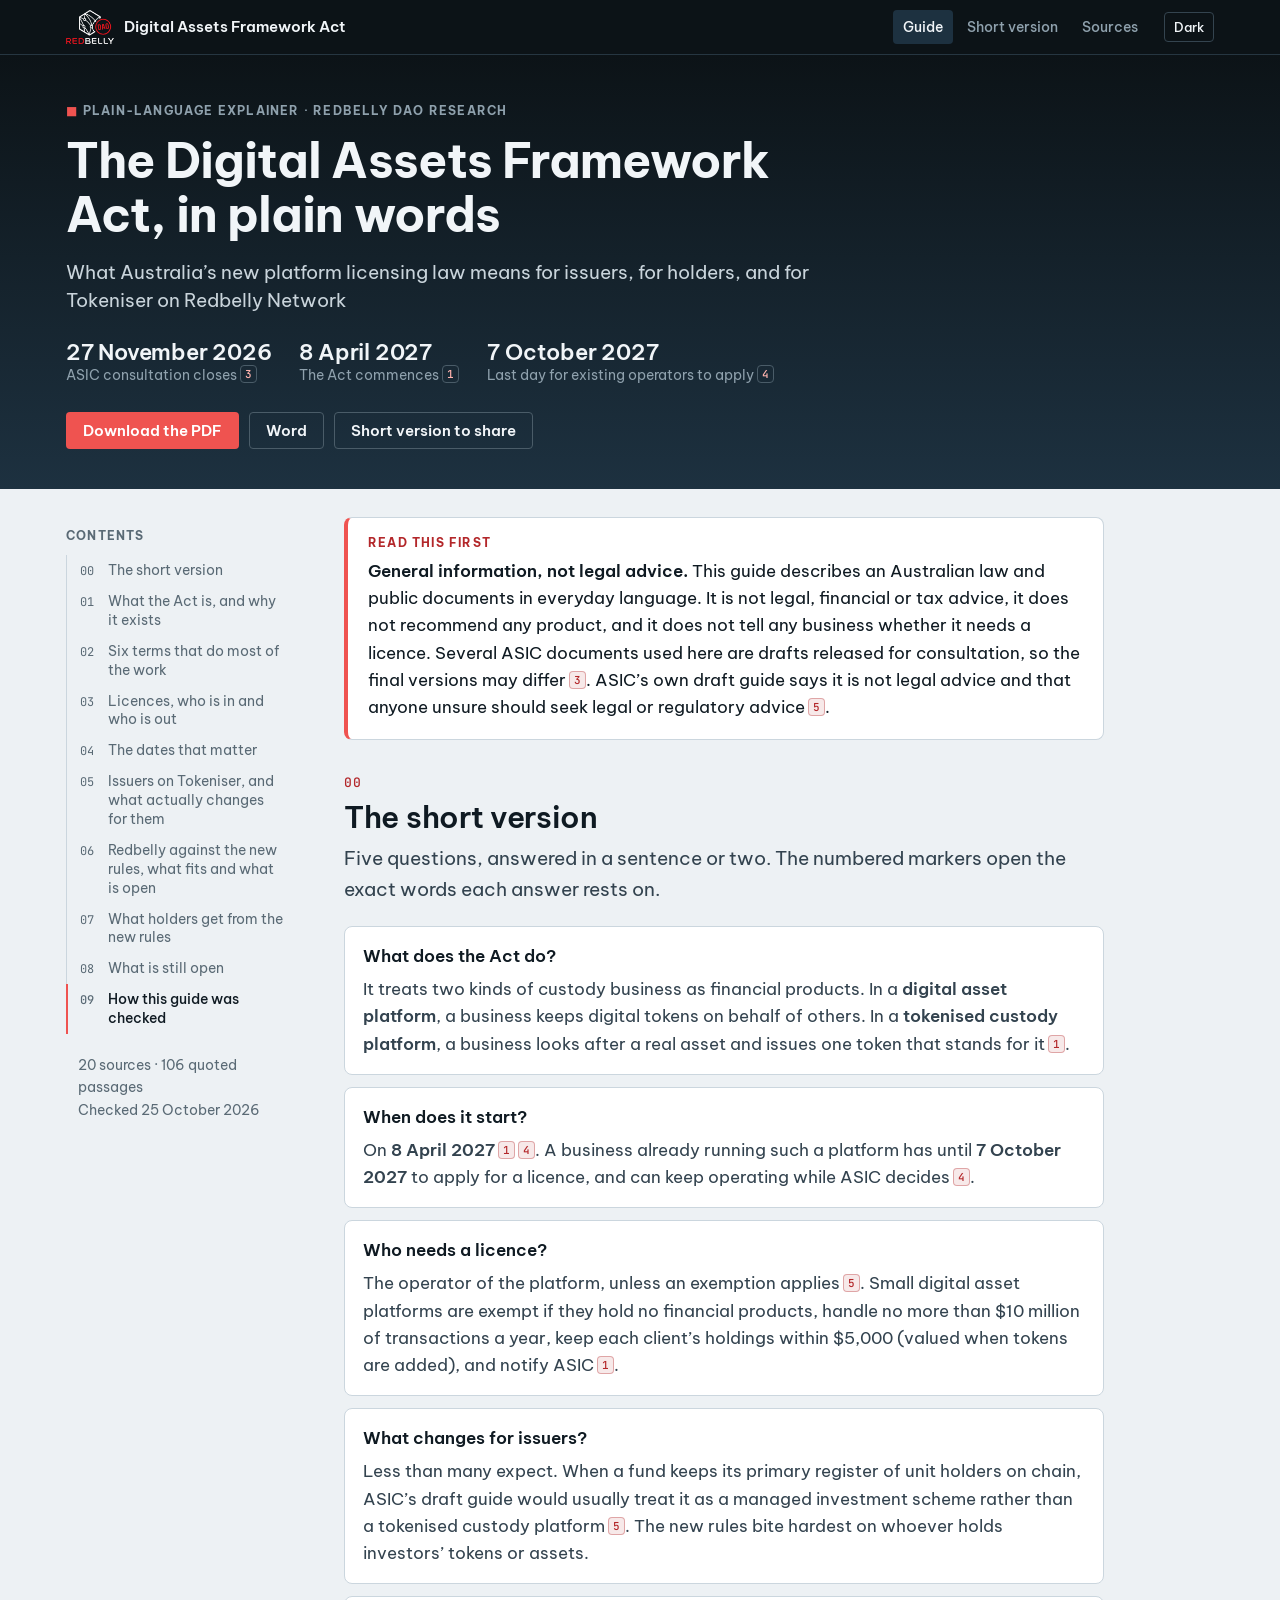
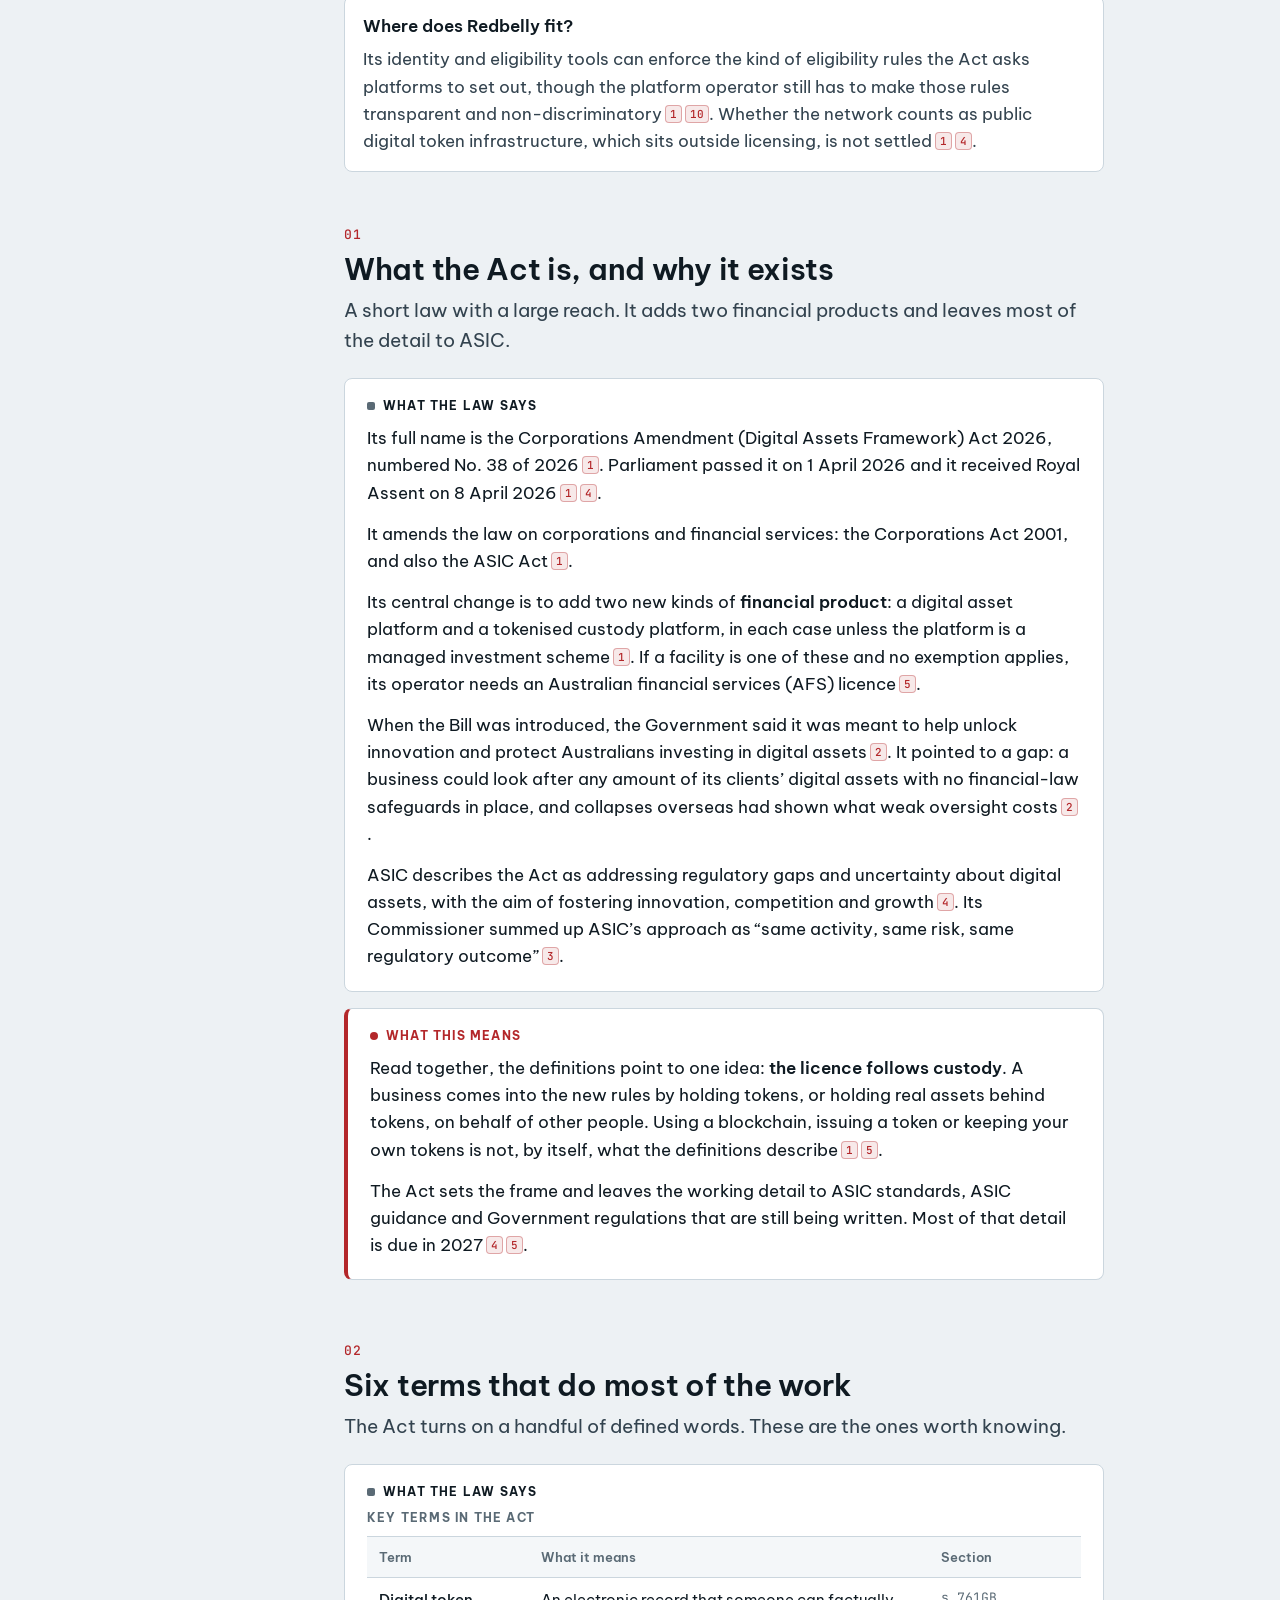
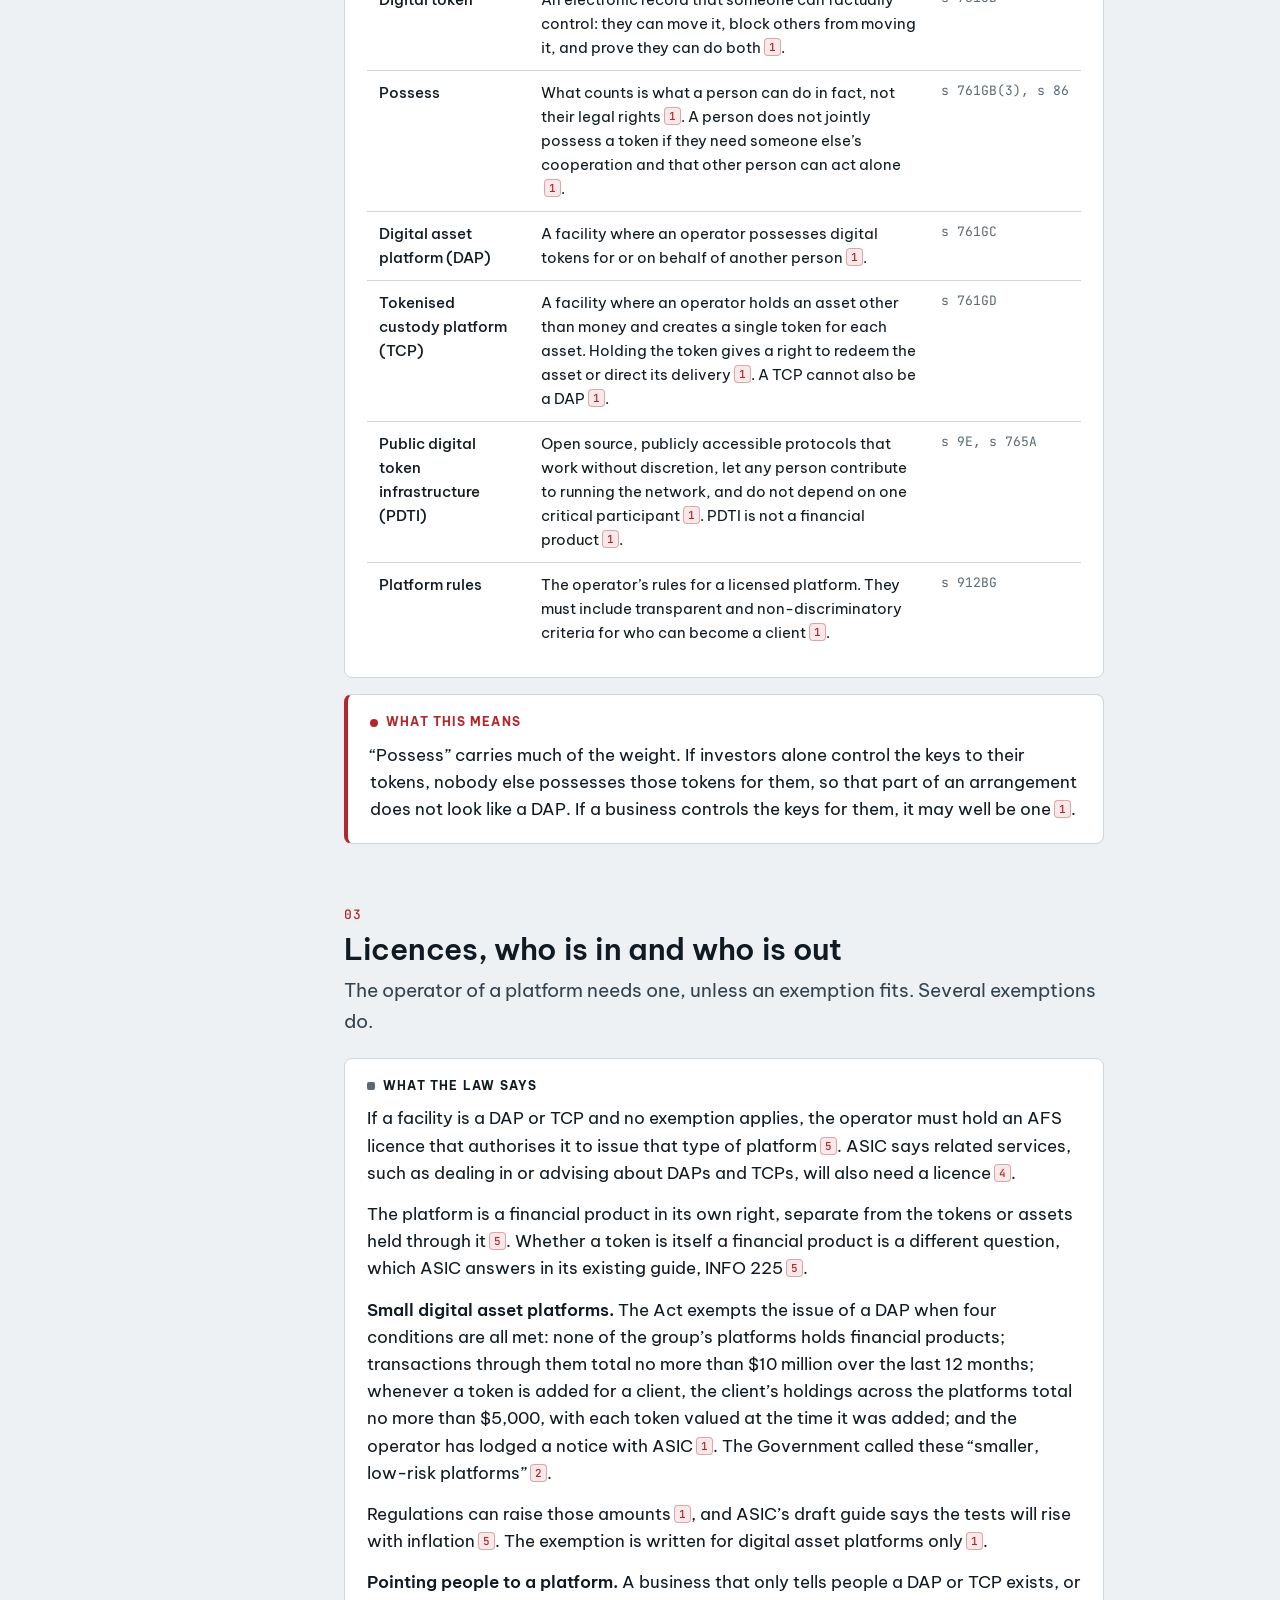
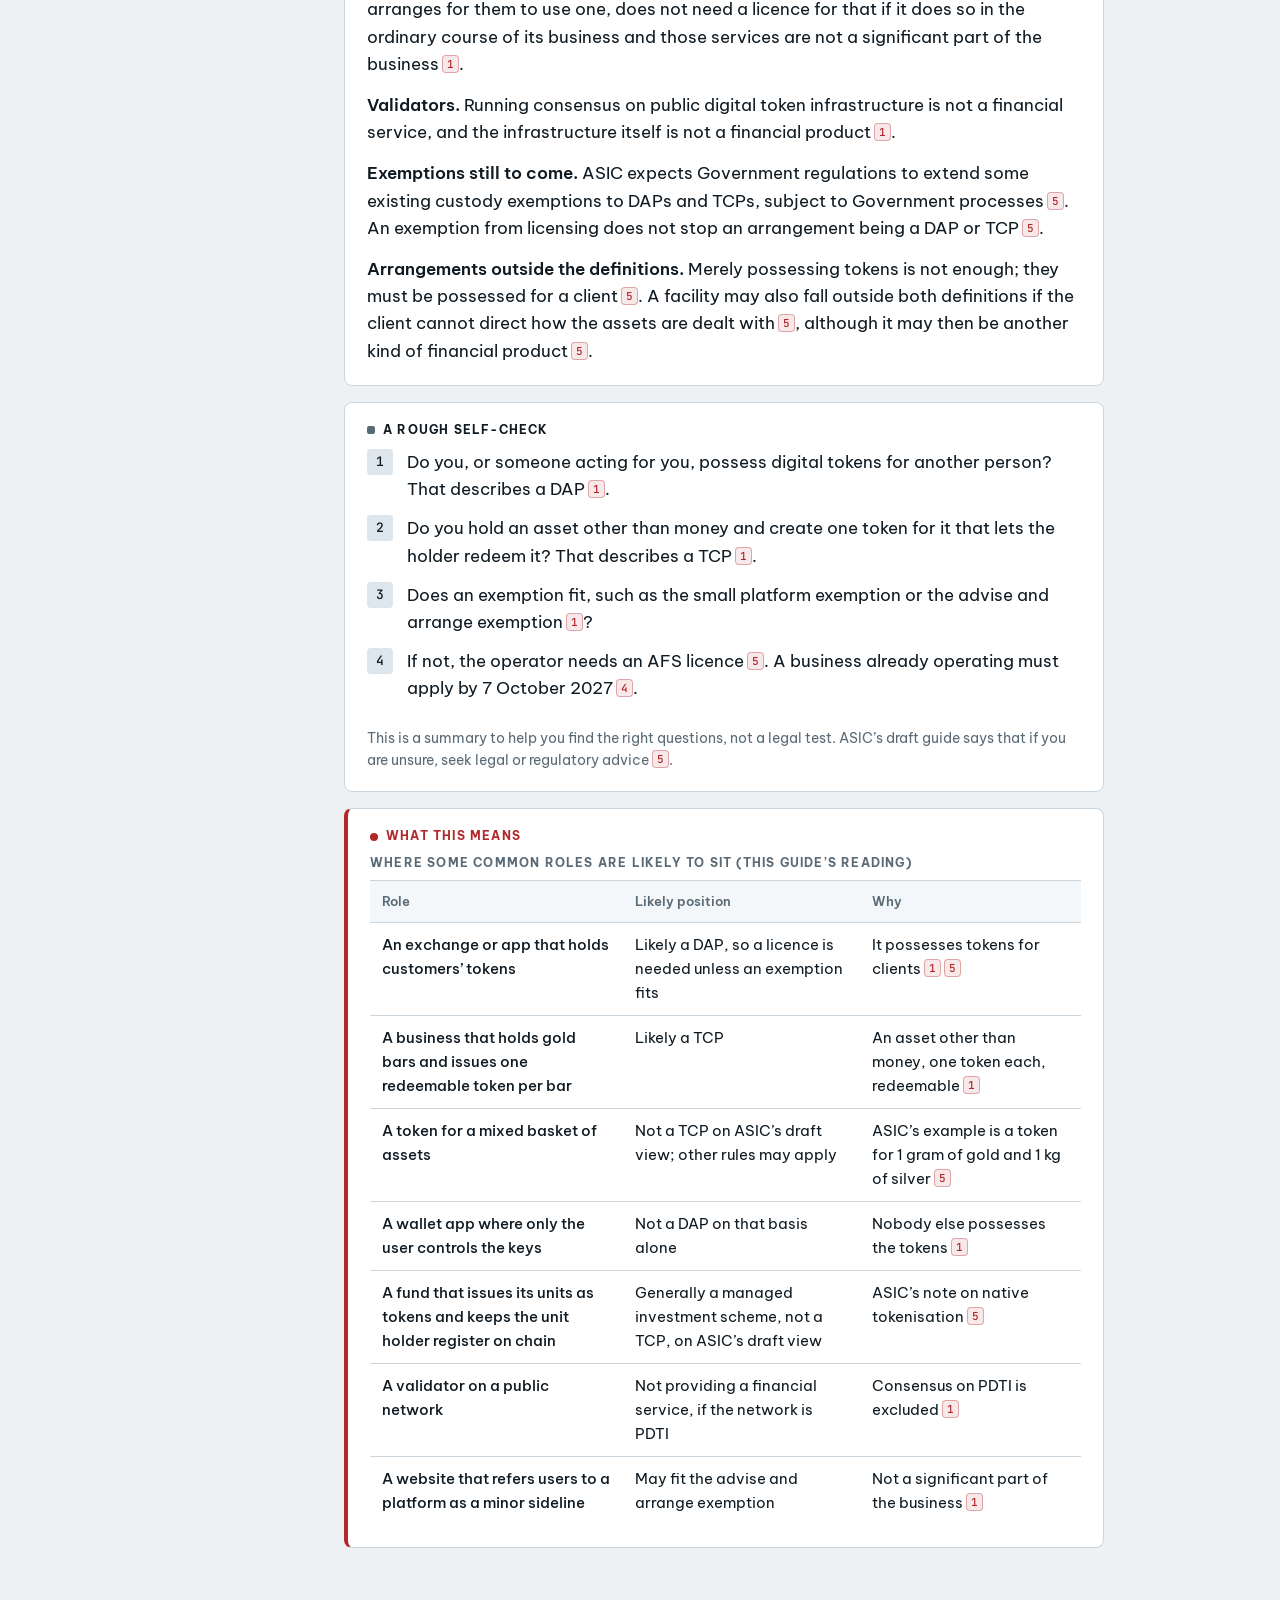
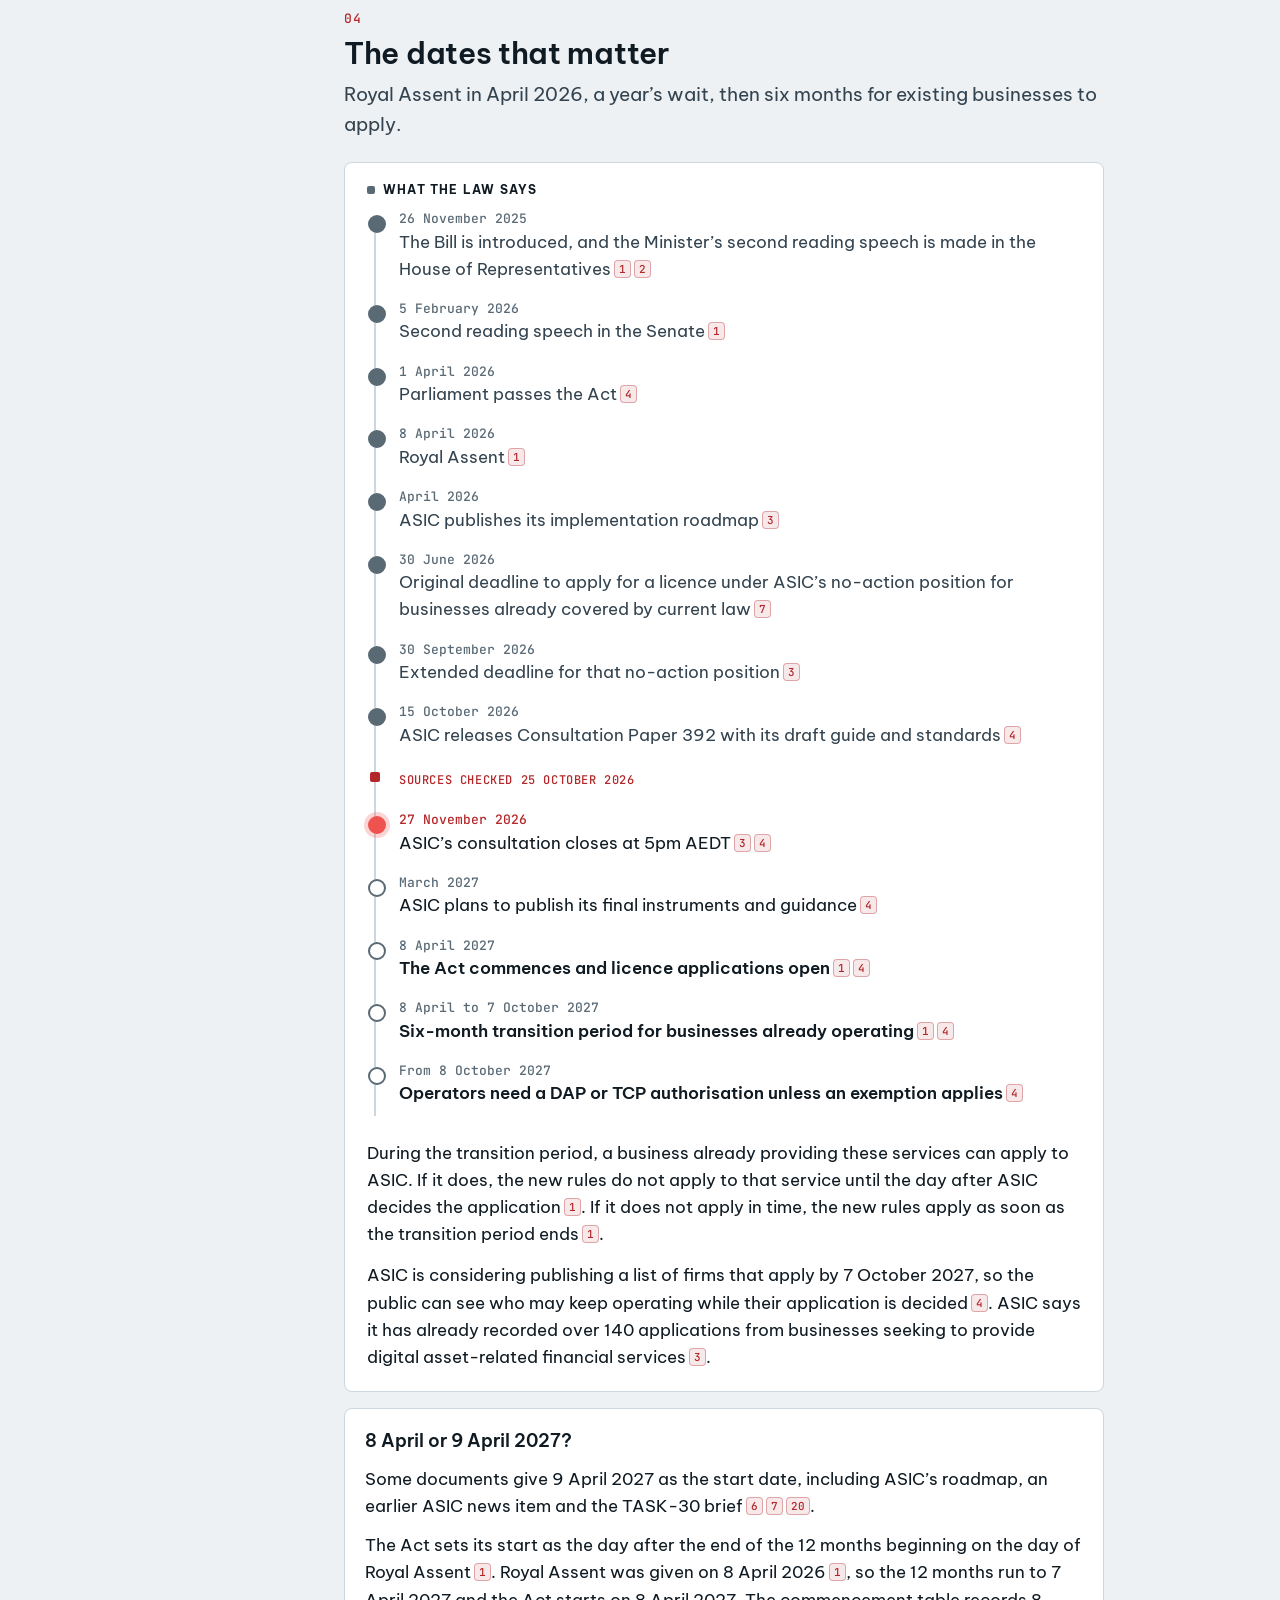
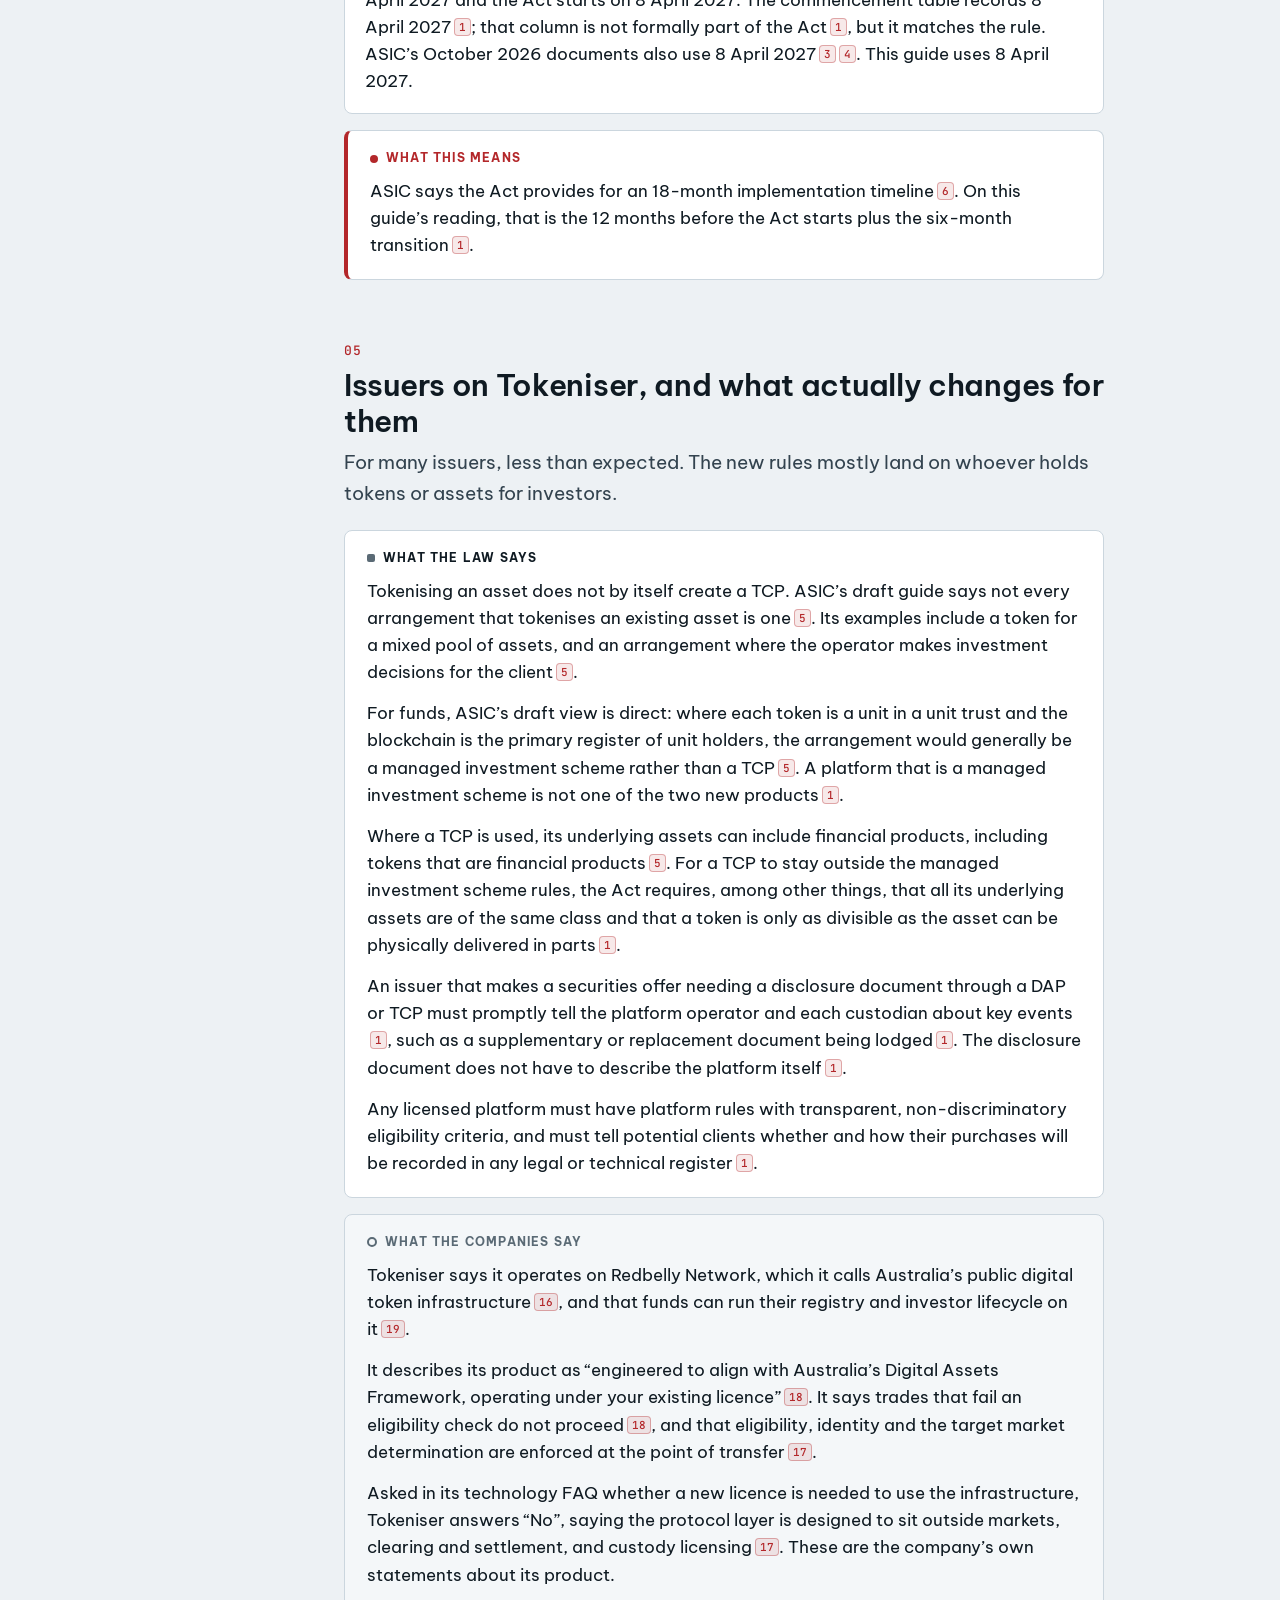
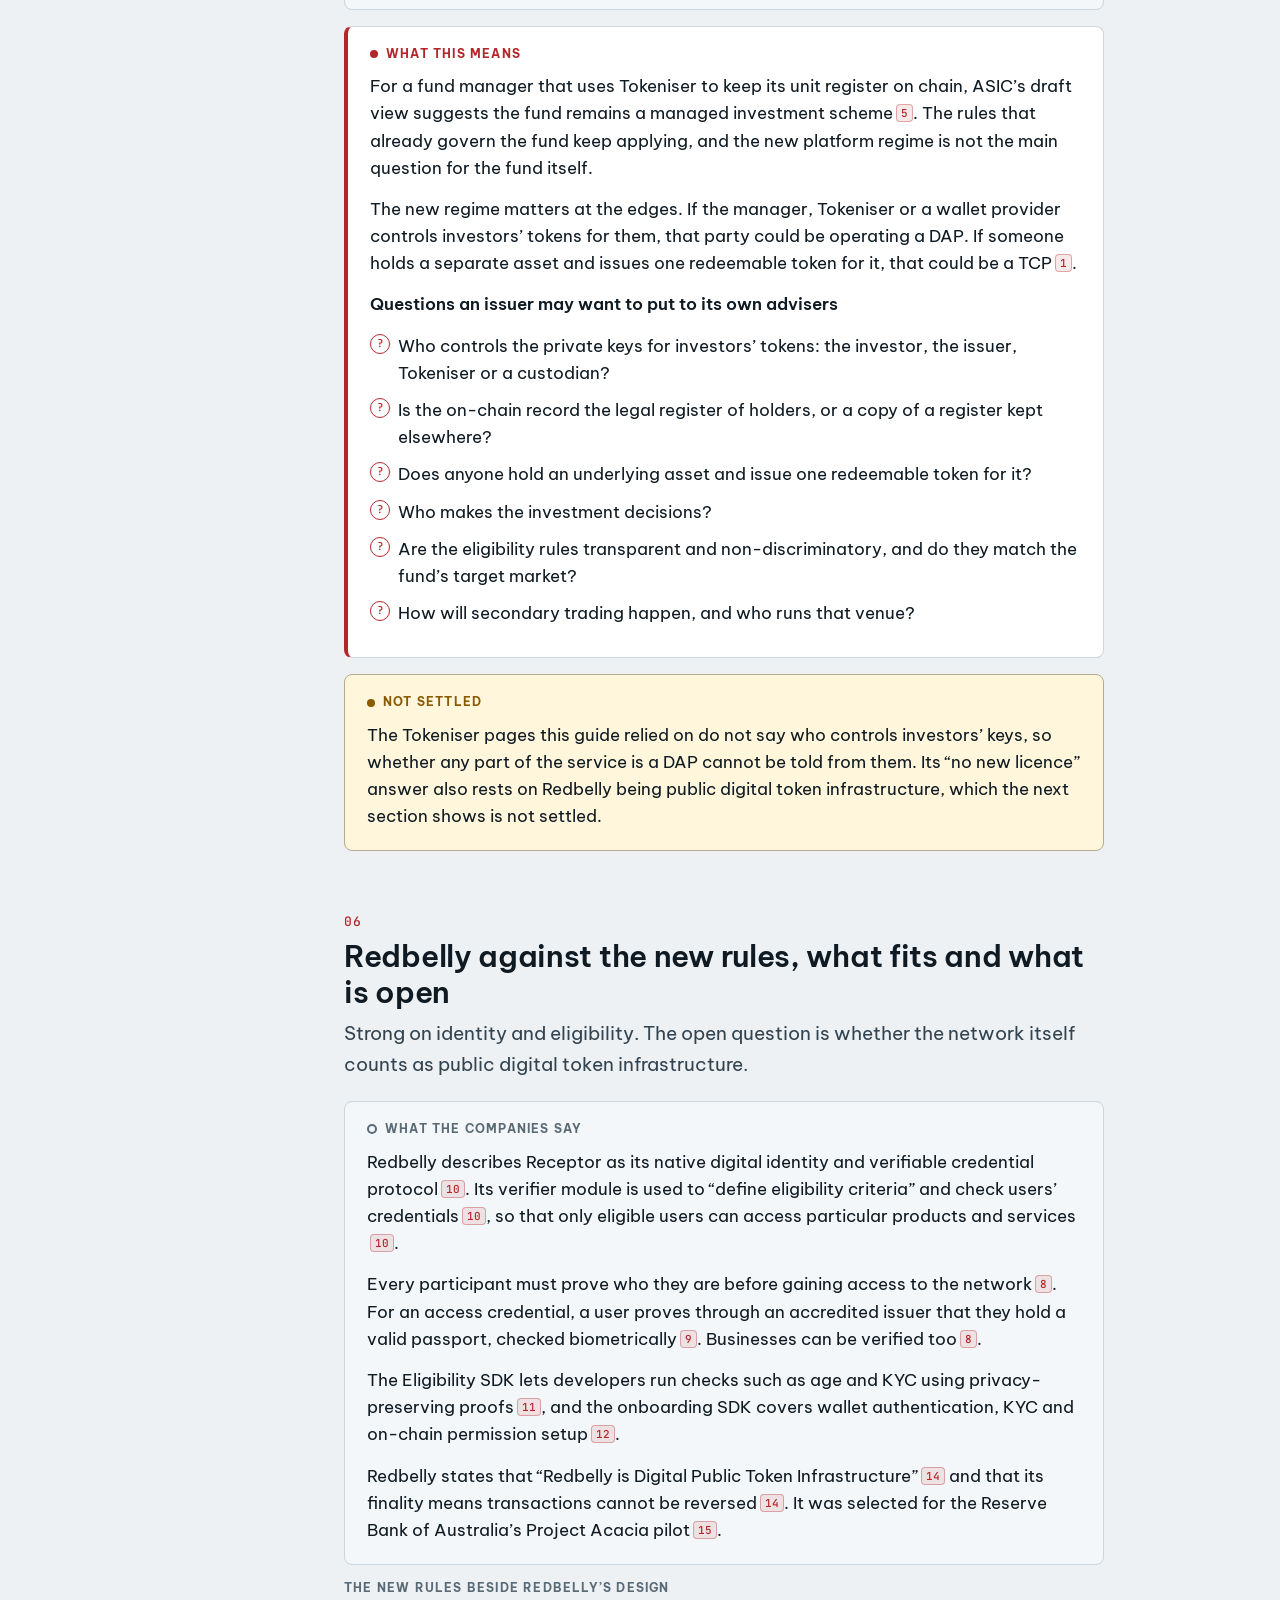
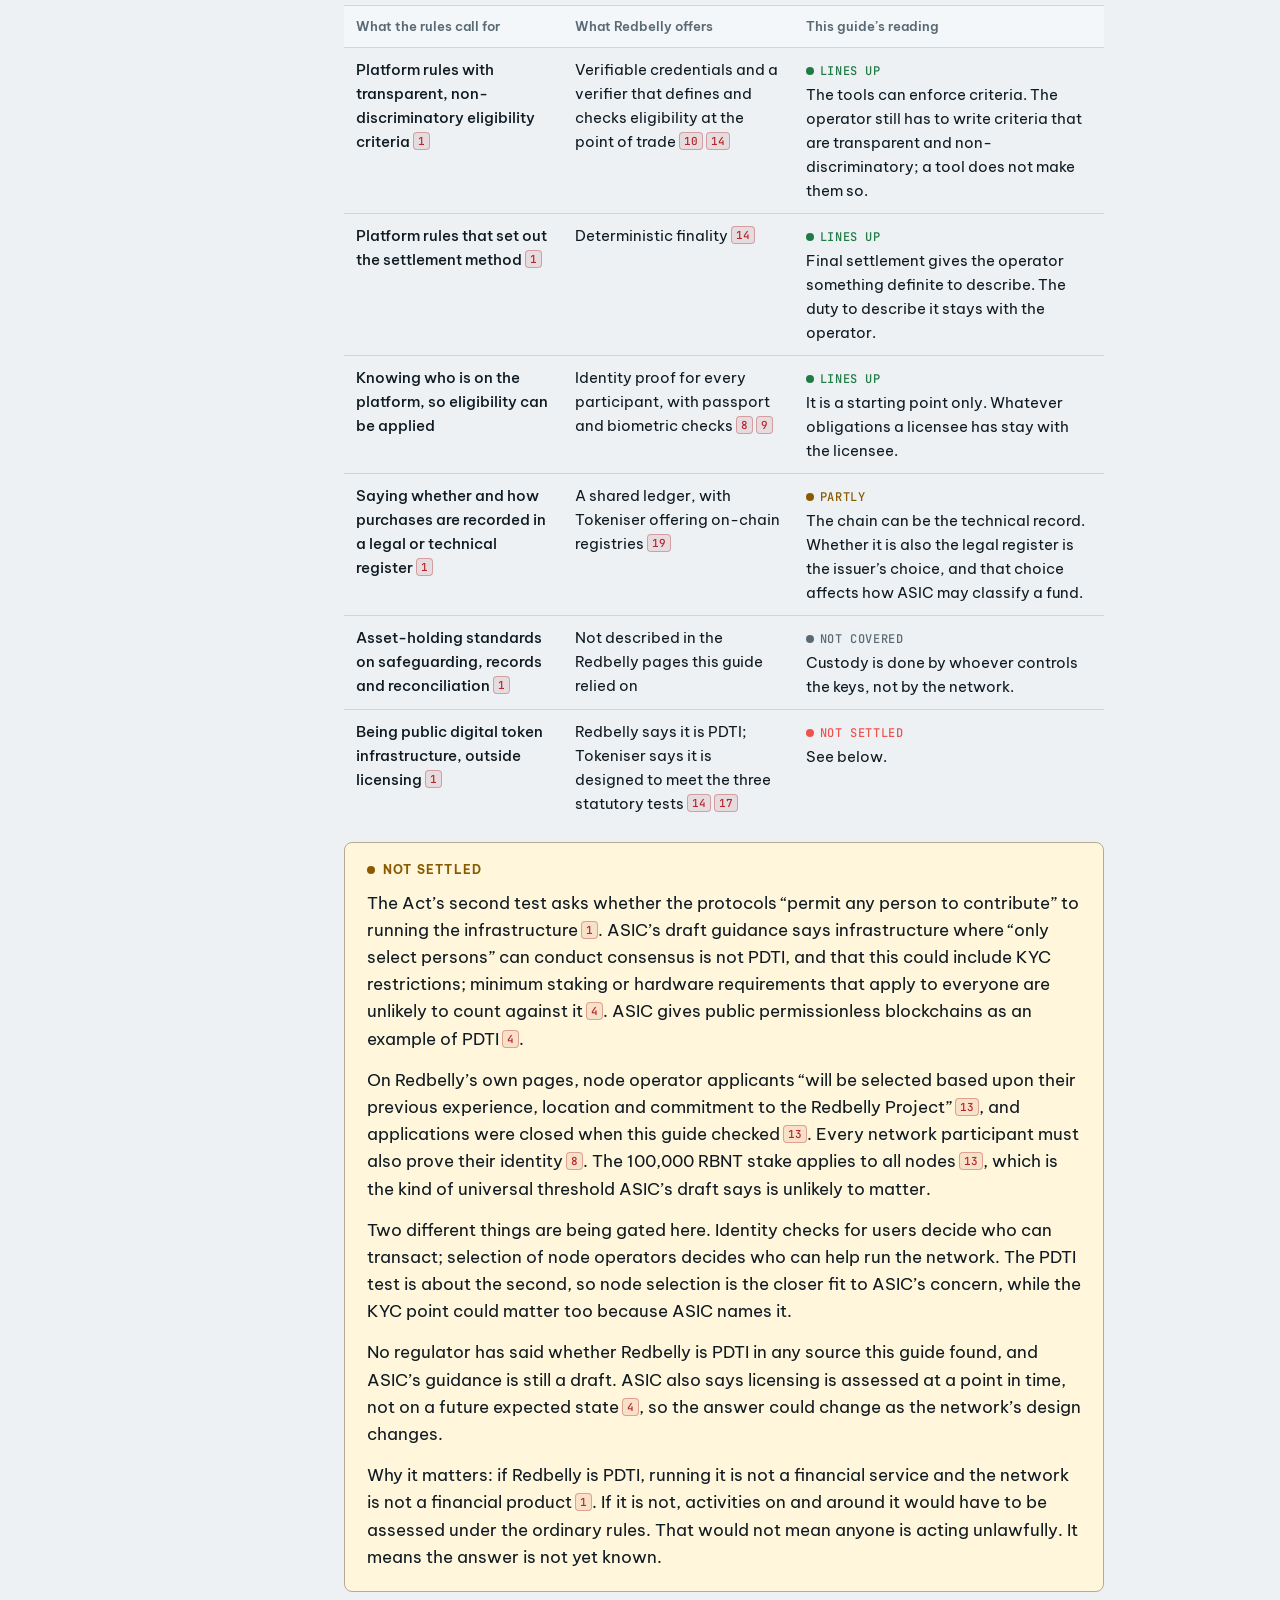
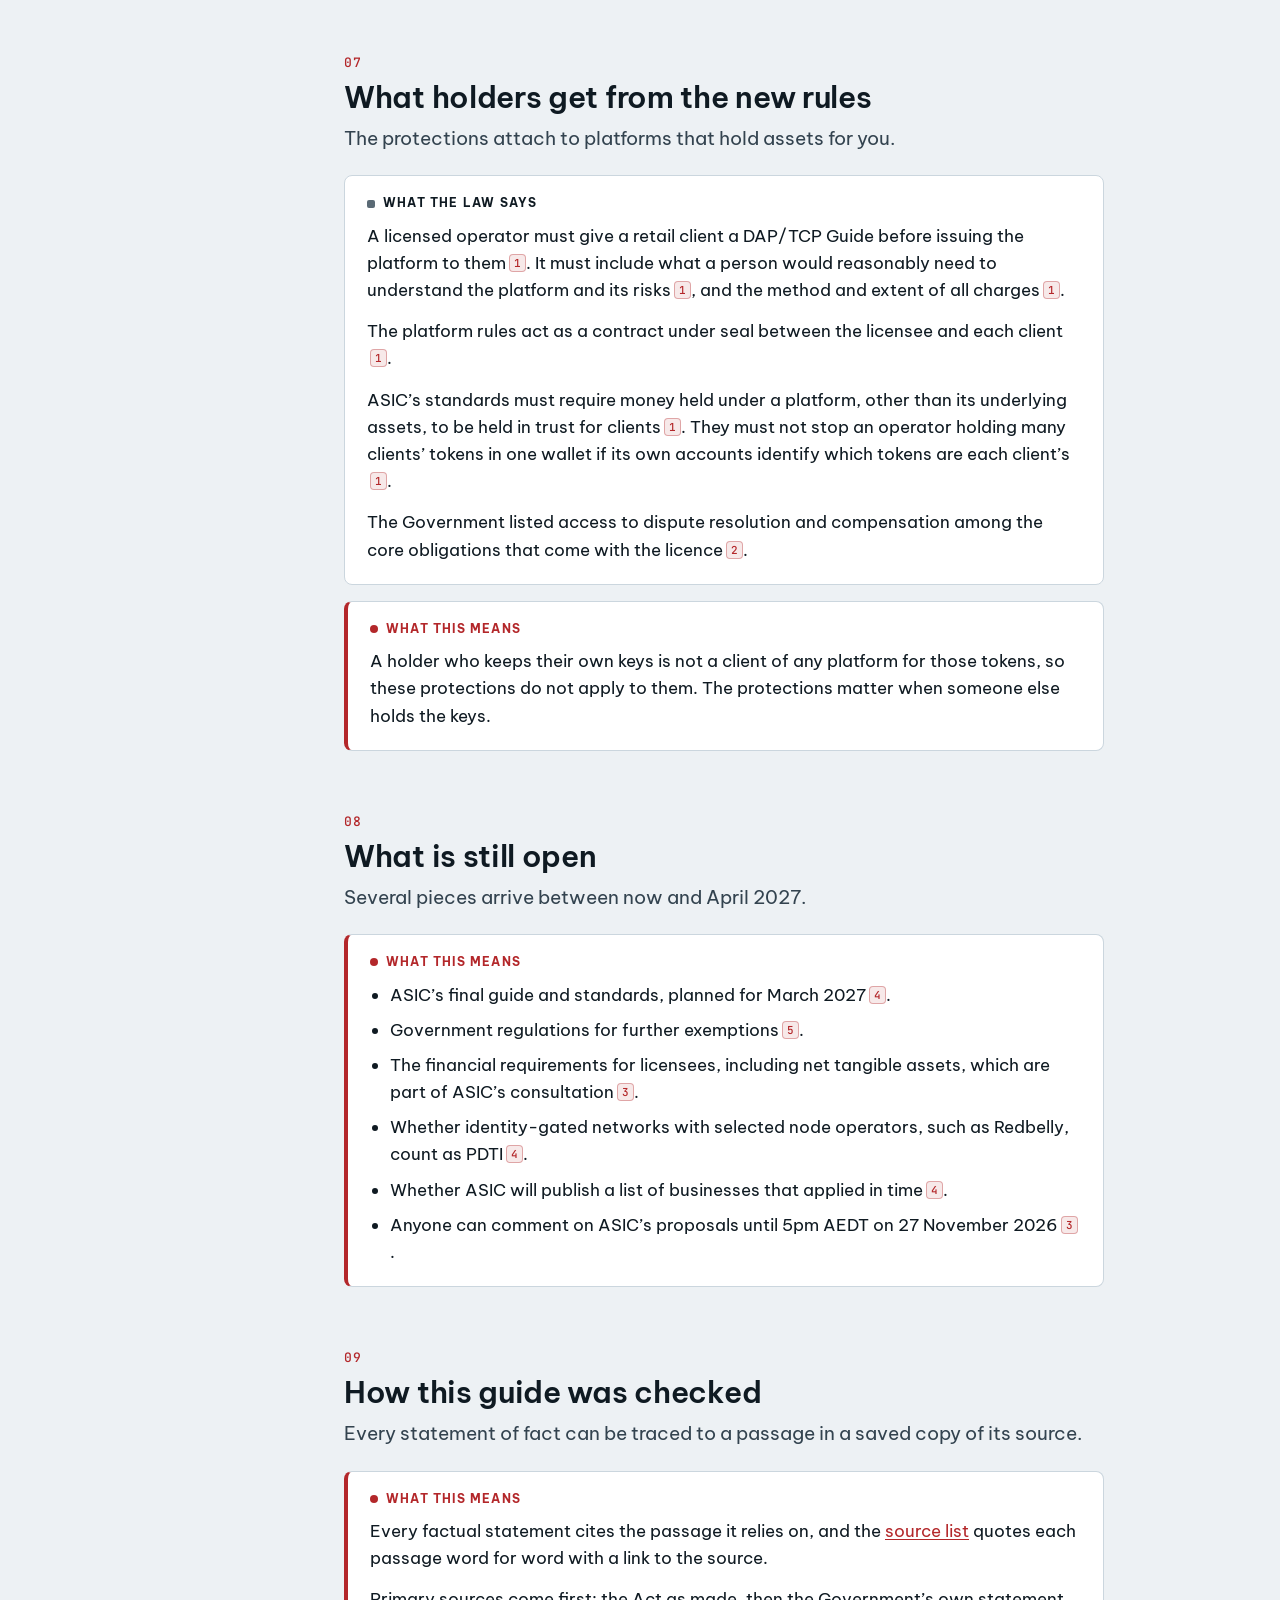
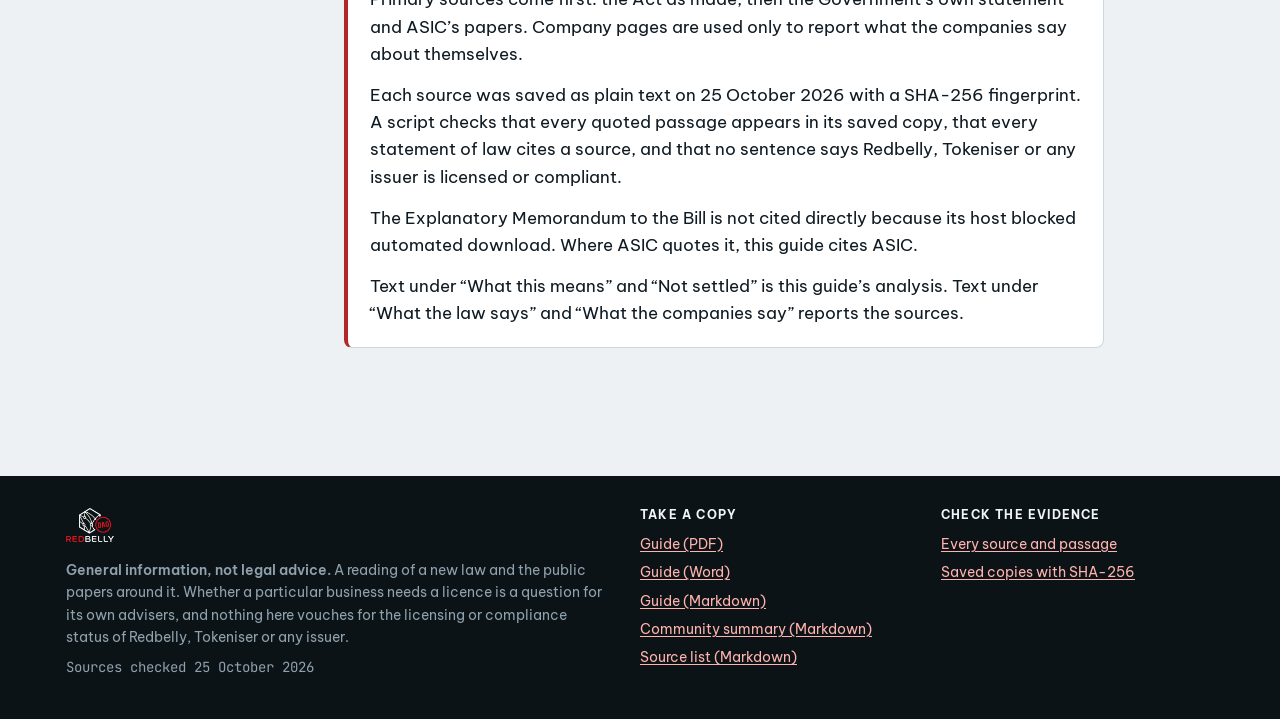
<file: site/index.html>
<!doctype html>
<html lang="en-AU">
<head>
<meta charset="utf-8">
<meta name="viewport" content="width=device-width, initial-scale=1">
<title>The Digital Assets Framework Act, in plain words | Redbelly DAO research</title>
<meta name="description" content="A plain-language explainer of Australia&#x27;s Digital Assets Framework Act: which businesses need a licence, the key dates, what it means for issuers, and how Redbelly and Tokeniser measure up. General information, not legal advice.">
<meta property="og:type" content="article">
<meta property="og:title" content="The Digital Assets Framework Act, in plain words | Redbelly DAO research">
<meta property="og:description" content="A plain-language explainer of Australia&#x27;s Digital Assets Framework Act: which businesses need a licence, the key dates, what it means for issuers, and how Redbelly and Tokeniser measure up. General information, not legal advice.">
<meta property="og:url" content="https://australia-digital-assets-framework.vercel.app/">
<meta property="og:image" content="https://australia-digital-assets-framework.vercel.app/assets/img/social-card.png">
<meta name="twitter:card" content="summary_large_image">
<link rel="icon" href="assets/img/favicon-32.png" sizes="32x32">
<link rel="apple-touch-icon" href="assets/img/touch-icon-180.png">
<link rel="stylesheet" href="assets/guide.css">
<script>try{var t=localStorage.getItem("daf-theme");if(t==="light"||t==="dark")document.documentElement.setAttribute("data-theme",t)}catch(e){}</script>
</head>
<body>
<a class="skip" href="#main">Skip to the content</a>
<header class="bar"><div class="bar-in">
<a class="brand" href="index.html"><img src="assets/img/logo-dark-bg.png" alt="Redbelly DAO" width="43" height="30"><span>Digital Assets Framework Act</span></a>
<nav class="nav" aria-label="Pages"><a href="index.html" aria-current="page">Guide</a><a href="share.html">Short version</a><a href="source-list.html">Sources</a></nav>
<button class="theme" type="button" aria-label="Switch colour theme">Dark</button>
</div></header>
<section class="hero"><div class="hero-in">
<p class="eyebrow"><b>&#9632;</b> Plain-language explainer &middot; Redbelly DAO research</p>
<h1>The Digital Assets Framework Act, in plain words</h1>
<p class="sub">What Australia’s new platform licensing law means for issuers, for holders, and for Tokeniser on Redbelly Network</p>
<ul class="facts"><li><b>27 November 2026</b>ASIC consultation closes<a class="cite" href="source-list.html#e-mr-closes" data-ev="mr-closes" aria-expanded="false" aria-label="Source 3, ASIC: show the exact words">3</a></li><li><b>8 April 2027</b>The Act commences<a class="cite" href="source-list.html#e-act-commence-date" data-ev="act-commence-date" aria-expanded="false" aria-label="Source 1, Federal Register of Legislation: show the exact words">1</a></li><li><b>7 October 2027</b>Last day for existing operators to apply<a class="cite" href="source-list.html#e-cp-apply-by" data-ev="cp-apply-by" aria-expanded="false" aria-label="Source 4, ASIC: show the exact words">4</a></li></ul>
<div class="actions"><a class="btn btn-fill" href="downloads/digital-assets-framework-guide.pdf" download>Download the PDF</a><a class="btn btn-line" href="downloads/digital-assets-framework-guide.docx" download>Word</a><a class="btn btn-line" href="share.html">Short version to share</a></div>
</div></section>
<div class="wrap cols">
<nav class="toc" aria-label="Contents"><p class="label toc-h">Contents</p><ol><li><a href="#short"><span class="n">00</span><span>The short version</span></a></li><li><a href="#what"><span class="n">01</span><span>What the Act is, and why it exists</span></a></li><li><a href="#terms"><span class="n">02</span><span>Six terms that do most of the work</span></a></li><li><a href="#licence"><span class="n">03</span><span>Licences, who is in and who is out</span></a></li><li><a href="#dates"><span class="n">04</span><span>The dates that matter</span></a></li><li><a href="#issuers"><span class="n">05</span><span>Issuers on Tokeniser, and what actually changes for them</span></a></li><li><a href="#redbelly"><span class="n">06</span><span>Redbelly against the new rules, what fits and what is open</span></a></li><li><a href="#holders"><span class="n">07</span><span>What holders get from the new rules</span></a></li><li><a href="#open"><span class="n">08</span><span>What is still open</span></a></li><li><a href="#method"><span class="n">09</span><span>How this guide was checked</span></a></li></ol>
<p class="small" style="margin:20px 0 0 12px">20 sources &middot; 106 quoted passages<br>Checked 25 October 2026</p></nav>
<main id="main" class="read" tabindex="-1">
<div class="notice" role="note"><span class="label">Read this first</span><p><strong>General information, not legal advice.</strong> This guide describes an Australian law and public documents in everyday language. It is not legal, financial or tax advice, it does not recommend any product, and it does not tell any business whether it needs a licence. Several ASIC documents used here are drafts released for consultation, so the final versions may differ<a class="cite" href="source-list.html#e-mr-commencing" data-ev="mr-commencing" aria-expanded="false" aria-label="Source 3, ASIC: show the exact words">3</a>. ASIC’s own draft guide says it is not legal advice and that anyone unsure should seek legal or regulatory advice<a class="cite" href="source-list.html#e-rg-disclaimer" data-ev="rg-disclaimer rg-unsure" aria-expanded="false" aria-label="Source 5, ASIC: show the exact words">5</a>.</p></div>
<section class="short" id="short" aria-labelledby="short-h"><p class="chapter-num">00</p><h2 id="short-h">The short version</h2>
<p class="lede">Five questions, answered in a sentence or two. The numbered markers open the exact words each answer rests on.</p>
<ul class="qa"><li><h3>What does the Act do?</h3><p>It treats two kinds of custody business as financial products. In a <strong>digital asset platform</strong>, a business keeps digital tokens on behalf of others. In a <strong>tokenised custody platform</strong>, a business looks after a real asset and issues one token that stands for it<a class="cite" href="source-list.html#e-act-products" data-ev="act-products act-dap act-tcp" aria-expanded="false" aria-label="Source 1, Federal Register of Legislation: show the exact words">1</a>.</p></li><li><h3>When does it start?</h3><p>On <strong>8 April 2027</strong><a class="cite" href="source-list.html#e-act-commence-date" data-ev="act-commence-date" aria-expanded="false" aria-label="Source 1, Federal Register of Legislation: show the exact words">1</a><a class="cite" href="source-list.html#e-cp-apply-by" data-ev="cp-apply-by" aria-expanded="false" aria-label="Source 4, ASIC: show the exact words">4</a>. A business already running such a platform has until <strong>7 October 2027</strong> to apply for a licence, and can keep operating while ASIC decides<a class="cite" href="source-list.html#e-cp-apply-by" data-ev="cp-apply-by" aria-expanded="false" aria-label="Source 4, ASIC: show the exact words">4</a>.</p></li><li><h3>Who needs a licence?</h3><p>The operator of the platform, unless an exemption applies<a class="cite" href="source-list.html#e-rg-who-needs" data-ev="rg-who-needs" aria-expanded="false" aria-label="Source 5, ASIC: show the exact words">5</a>. Small digital asset platforms are exempt if they hold no financial products, handle no more than $10 million of transactions a year, keep each client’s holdings within $5,000 (valued when tokens are added), and notify ASIC<a class="cite" href="source-list.html#e-act-low-value" data-ev="act-low-value" aria-expanded="false" aria-label="Source 1, Federal Register of Legislation: show the exact words">1</a>.</p></li><li><h3>What changes for issuers?</h3><p>Less than many expect. When a fund keeps its primary register of unit holders on chain, ASIC’s draft guide would usually treat it as a managed investment scheme rather than a tokenised custody platform<a class="cite" href="source-list.html#e-rg-native" data-ev="rg-native" aria-expanded="false" aria-label="Source 5, ASIC: show the exact words">5</a>. The new rules bite hardest on whoever holds investors’ tokens or assets.</p></li><li><h3>Where does Redbelly fit?</h3><p>Its identity and eligibility tools can enforce the kind of eligibility rules the Act asks platforms to set out, though the platform operator still has to make those rules transparent and non-discriminatory<a class="cite" href="source-list.html#e-act-eligibility" data-ev="act-eligibility" aria-expanded="false" aria-label="Source 1, Federal Register of Legislation: show the exact words">1</a><a class="cite" href="source-list.html#e-rb-receptor-verifier" data-ev="rb-receptor-verifier" aria-expanded="false" aria-label="Source 10, Redbelly Network technical documentation: show the exact words">10</a>. Whether the network counts as public digital token infrastructure, which sits outside licensing, is not settled<a class="cite" href="source-list.html#e-act-pdti" data-ev="act-pdti" aria-expanded="false" aria-label="Source 1, Federal Register of Legislation: show the exact words">1</a><a class="cite" href="source-list.html#e-cp-pdti-select" data-ev="cp-pdti-select" aria-expanded="false" aria-label="Source 4, ASIC: show the exact words">4</a>.</p></li></ul></section>
<section class="chapter" id="what" aria-labelledby="what-h">
<p class="chapter-num">01</p><h2 id="what-h">What the Act is, and why it exists</h2>
<p class="lede">A short law with a large reach. It adds two financial products and leaves most of the detail to ASIC.</p>
<div class="panel panel-law"><h3 class="label">What the law says</h3><p>Its full name is the Corporations Amendment (Digital Assets Framework) Act 2026, numbered No. 38 of 2026<a class="cite" href="source-list.html#e-act-number" data-ev="act-number" aria-expanded="false" aria-label="Source 1, Federal Register of Legislation: show the exact words">1</a>. Parliament passed it on 1 April 2026 and it received Royal Assent on 8 April 2026<a class="cite" href="source-list.html#e-act-assent" data-ev="act-assent" aria-expanded="false" aria-label="Source 1, Federal Register of Legislation: show the exact words">1</a><a class="cite" href="source-list.html#e-cp-passed" data-ev="cp-passed" aria-expanded="false" aria-label="Source 4, ASIC: show the exact words">4</a>.</p><p>It amends the law on corporations and financial services: the Corporations Act 2001, and also the ASIC Act<a class="cite" href="source-list.html#e-act-amends" data-ev="act-amends act-corps act-asic-act" aria-expanded="false" aria-label="Source 1, Federal Register of Legislation: show the exact words">1</a>.</p><p>Its central change is to add two new kinds of <strong>financial product</strong>: a digital asset platform and a tokenised custody platform, in each case unless the platform is a managed investment scheme<a class="cite" href="source-list.html#e-act-products" data-ev="act-products" aria-expanded="false" aria-label="Source 1, Federal Register of Legislation: show the exact words">1</a>. If a facility is one of these and no exemption applies, its operator needs an Australian financial services (AFS) licence<a class="cite" href="source-list.html#e-rg-who-needs" data-ev="rg-who-needs" aria-expanded="false" aria-label="Source 5, ASIC: show the exact words">5</a>.</p><p>When the Bill was introduced, the Government said it was meant to help unlock innovation and protect Australians investing in digital assets<a class="cite" href="source-list.html#e-tsy-introduced" data-ev="tsy-introduced" aria-expanded="false" aria-label="Source 2, Treasury Ministers: show the exact words">2</a>. It pointed to a gap: a business could look after any amount of its clients’ digital assets with no financial-law safeguards in place, and collapses overseas had shown what weak oversight costs<a class="cite" href="source-list.html#e-tsy-gap" data-ev="tsy-gap" aria-expanded="false" aria-label="Source 2, Treasury Ministers: show the exact words">2</a>.</p><p>ASIC describes the Act as addressing regulatory gaps and uncertainty about digital assets, with the aim of fostering innovation, competition and growth<a class="cite" href="source-list.html#e-cp-purpose" data-ev="cp-purpose" aria-expanded="false" aria-label="Source 4, ASIC: show the exact words">4</a>. Its Commissioner summed up ASIC’s approach as “same activity, same risk, same regulatory outcome”<a class="cite" href="source-list.html#e-mr-same-activity" data-ev="mr-same-activity" aria-expanded="false" aria-label="Source 3, ASIC: show the exact words">3</a>.</p></div>
<div class="panel panel-mean"><h3 class="label">What this means</h3><p>Read together, the definitions point to one idea: <strong>the licence follows custody</strong>. A business comes into the new rules by holding tokens, or holding real assets behind tokens, on behalf of other people. Using a blockchain, issuing a token or keeping your own tokens is not, by itself, what the definitions describe<a class="cite" href="source-list.html#e-act-dap" data-ev="act-dap act-tcp" aria-expanded="false" aria-label="Source 1, Federal Register of Legislation: show the exact words">1</a><a class="cite" href="source-list.html#e-rg-merely-possessing" data-ev="rg-merely-possessing" aria-expanded="false" aria-label="Source 5, ASIC: show the exact words">5</a>.</p><p>The Act sets the frame and leaves the working detail to ASIC standards, ASIC guidance and Government regulations that are still being written. Most of that detail is due in 2027<a class="cite" href="source-list.html#e-cp-stage-publish" data-ev="cp-stage-publish" aria-expanded="false" aria-label="Source 4, ASIC: show the exact words">4</a><a class="cite" href="source-list.html#e-rg-anticipated-regs" data-ev="rg-anticipated-regs" aria-expanded="false" aria-label="Source 5, ASIC: show the exact words">5</a>.</p></div>
</section>
<section class="chapter" id="terms" aria-labelledby="terms-h">
<p class="chapter-num">02</p><h2 id="terms-h">Six terms that do most of the work</h2>
<p class="lede">The Act turns on a handful of defined words. These are the ones worth knowing.</p>
<div class="panel panel-law"><h3 class="label">What the law says</h3><div class="table"><table class="terms"><caption>Key terms in the Act</caption><thead><tr><th scope="col">Term</th><th scope="col">What it means</th><th scope="col">Section</th></tr></thead><tbody><tr><td data-h="Term">Digital token</td><td data-h="What it means">An electronic record that someone can factually control: they can move it, block others from moving it, and prove they can do both<a class="cite" href="source-list.html#e-act-token" data-ev="act-token" aria-expanded="false" aria-label="Source 1, Federal Register of Legislation: show the exact words">1</a>.</td><td data-h="Section" class="mono">s 761GB</td></tr><tr><td data-h="Term">Possess</td><td data-h="What it means">What counts is what a person can do in fact, not their legal rights<a class="cite" href="source-list.html#e-act-token-fact" data-ev="act-token-fact" aria-expanded="false" aria-label="Source 1, Federal Register of Legislation: show the exact words">1</a>. A person does not jointly possess a token if they need someone else’s cooperation and that other person can act alone<a class="cite" href="source-list.html#e-act-joint" data-ev="act-joint" aria-expanded="false" aria-label="Source 1, Federal Register of Legislation: show the exact words">1</a>.</td><td data-h="Section" class="mono">s 761GB(3), s 86</td></tr><tr><td data-h="Term">Digital asset platform (DAP)</td><td data-h="What it means">A facility where an operator possesses digital tokens for or on behalf of another person<a class="cite" href="source-list.html#e-act-dap" data-ev="act-dap" aria-expanded="false" aria-label="Source 1, Federal Register of Legislation: show the exact words">1</a>.</td><td data-h="Section" class="mono">s 761GC</td></tr><tr><td data-h="Term">Tokenised custody platform (TCP)</td><td data-h="What it means">A facility where an operator holds an asset other than money and creates a single token for each asset. Holding the token gives a right to redeem the asset or direct its delivery<a class="cite" href="source-list.html#e-act-tcp" data-ev="act-tcp" aria-expanded="false" aria-label="Source 1, Federal Register of Legislation: show the exact words">1</a>. A TCP cannot also be a DAP<a class="cite" href="source-list.html#e-act-tcp-not-dap" data-ev="act-tcp-not-dap" aria-expanded="false" aria-label="Source 1, Federal Register of Legislation: show the exact words">1</a>.</td><td data-h="Section" class="mono">s 761GD</td></tr><tr><td data-h="Term">Public digital token infrastructure (PDTI)</td><td data-h="What it means">Open source, publicly accessible protocols that work without discretion, let any person contribute to running the network, and do not depend on one critical participant<a class="cite" href="source-list.html#e-act-pdti" data-ev="act-pdti" aria-expanded="false" aria-label="Source 1, Federal Register of Legislation: show the exact words">1</a>. PDTI is not a financial product<a class="cite" href="source-list.html#e-act-pdti-not-product" data-ev="act-pdti-not-product" aria-expanded="false" aria-label="Source 1, Federal Register of Legislation: show the exact words">1</a>.</td><td data-h="Section" class="mono">s 9E, s 765A</td></tr><tr><td data-h="Term">Platform rules</td><td data-h="What it means">The operator’s rules for a licensed platform. They must include transparent and non-discriminatory criteria for who can become a client<a class="cite" href="source-list.html#e-act-eligibility" data-ev="act-eligibility" aria-expanded="false" aria-label="Source 1, Federal Register of Legislation: show the exact words">1</a>.</td><td data-h="Section" class="mono">s 912BG</td></tr></tbody></table></div></div>
<div class="panel panel-mean"><h3 class="label">What this means</h3><p>“Possess” carries much of the weight. If investors alone control the keys to their tokens, nobody else possesses those tokens for them, so that part of an arrangement does not look like a DAP. If a business controls the keys for them, it may well be one<a class="cite" href="source-list.html#e-act-token" data-ev="act-token act-dap" aria-expanded="false" aria-label="Source 1, Federal Register of Legislation: show the exact words">1</a>.</p></div>
</section>
<section class="chapter" id="licence" aria-labelledby="licence-h">
<p class="chapter-num">03</p><h2 id="licence-h">Licences, who is in and who is out</h2>
<p class="lede">The operator of a platform needs one, unless an exemption fits. Several exemptions do.</p>
<div class="panel panel-law"><h3 class="label">What the law says</h3><p>If a facility is a DAP or TCP and no exemption applies, the operator must hold an AFS licence that authorises it to issue that type of platform<a class="cite" href="source-list.html#e-rg-who-needs" data-ev="rg-who-needs" aria-expanded="false" aria-label="Source 5, ASIC: show the exact words">5</a>. ASIC says related services, such as dealing in or advising about DAPs and TCPs, will also need a licence<a class="cite" href="source-list.html#e-cp-related-services" data-ev="cp-related-services" aria-expanded="false" aria-label="Source 4, ASIC: show the exact words">4</a>.</p><p>The platform is a financial product in its own right, separate from the tokens or assets held through it<a class="cite" href="source-list.html#e-rg-separate-product" data-ev="rg-separate-product" aria-expanded="false" aria-label="Source 5, ASIC: show the exact words">5</a>. Whether a token is itself a financial product is a different question, which ASIC answers in its existing guide, INFO 225<a class="cite" href="source-list.html#e-rg-two-guides" data-ev="rg-two-guides" aria-expanded="false" aria-label="Source 5, ASIC: show the exact words">5</a>.</p><p><strong>Small digital asset platforms.</strong> The Act exempts the issue of a DAP when four conditions are all met: none of the group’s platforms holds financial products; transactions through them total no more than $10 million over the last 12 months; whenever a token is added for a client, the client’s holdings across the platforms total no more than $5,000, with each token valued at the time it was added; and the operator has lodged a notice with ASIC<a class="cite" href="source-list.html#e-act-low-value" data-ev="act-low-value" aria-expanded="false" aria-label="Source 1, Federal Register of Legislation: show the exact words">1</a>. The Government called these “smaller, low-risk platforms”<a class="cite" href="source-list.html#e-tsy-small" data-ev="tsy-small" aria-expanded="false" aria-label="Source 2, Treasury Ministers: show the exact words">2</a>.</p><p>Regulations can raise those amounts<a class="cite" href="source-list.html#e-act-low-value-raise" data-ev="act-low-value-raise" aria-expanded="false" aria-label="Source 1, Federal Register of Legislation: show the exact words">1</a>, and ASIC’s draft guide says the tests will rise with inflation<a class="cite" href="source-list.html#e-rg-inflation" data-ev="rg-inflation" aria-expanded="false" aria-label="Source 5, ASIC: show the exact words">5</a>. The exemption is written for digital asset platforms only<a class="cite" href="source-list.html#e-act-low-value" data-ev="act-low-value" aria-expanded="false" aria-label="Source 1, Federal Register of Legislation: show the exact words">1</a>.</p><p><strong>Pointing people to a platform.</strong> A business that only tells people a DAP or TCP exists, or arranges for them to use one, does not need a licence for that if it does so in the ordinary course of its business and those services are not a significant part of the business<a class="cite" href="source-list.html#e-act-arranging" data-ev="act-arranging" aria-expanded="false" aria-label="Source 1, Federal Register of Legislation: show the exact words">1</a>.</p><p><strong>Validators.</strong> Running consensus on public digital token infrastructure is not a financial service, and the infrastructure itself is not a financial product<a class="cite" href="source-list.html#e-act-consensus-not-service" data-ev="act-consensus-not-service act-pdti-not-product" aria-expanded="false" aria-label="Source 1, Federal Register of Legislation: show the exact words">1</a>.</p><p><strong>Exemptions still to come.</strong> ASIC expects Government regulations to extend some existing custody exemptions to DAPs and TCPs, subject to Government processes<a class="cite" href="source-list.html#e-rg-anticipated-regs" data-ev="rg-anticipated-regs" aria-expanded="false" aria-label="Source 5, ASIC: show the exact words">5</a>. An exemption from licensing does not stop an arrangement being a DAP or TCP<a class="cite" href="source-list.html#e-rg-exemption-still-dap" data-ev="rg-exemption-still-dap" aria-expanded="false" aria-label="Source 5, ASIC: show the exact words">5</a>.</p><p><strong>Arrangements outside the definitions.</strong> Merely possessing tokens is not enough; they must be possessed for a client<a class="cite" href="source-list.html#e-rg-merely-possessing" data-ev="rg-merely-possessing" aria-expanded="false" aria-label="Source 5, ASIC: show the exact words">5</a>. A facility may also fall outside both definitions if the client cannot direct how the assets are dealt with<a class="cite" href="source-list.html#e-rg-cannot-direct" data-ev="rg-cannot-direct" aria-expanded="false" aria-label="Source 5, ASIC: show the exact words">5</a>, although it may then be another kind of financial product<a class="cite" href="source-list.html#e-rg-other-product" data-ev="rg-other-product" aria-expanded="false" aria-label="Source 5, ASIC: show the exact words">5</a>.</p></div>
<div class="panel panel-law"><h3 class="label">A rough self-check</h3><ol class="steps"><li>Do you, or someone acting for you, possess digital tokens for another person? That describes a DAP<a class="cite" href="source-list.html#e-act-dap" data-ev="act-dap" aria-expanded="false" aria-label="Source 1, Federal Register of Legislation: show the exact words">1</a>.</li><li>Do you hold an asset other than money and create one token for it that lets the holder redeem it? That describes a TCP<a class="cite" href="source-list.html#e-act-tcp" data-ev="act-tcp" aria-expanded="false" aria-label="Source 1, Federal Register of Legislation: show the exact words">1</a>.</li><li>Does an exemption fit, such as the small platform exemption or the advise and arrange exemption<a class="cite" href="source-list.html#e-act-low-value" data-ev="act-low-value act-arranging" aria-expanded="false" aria-label="Source 1, Federal Register of Legislation: show the exact words">1</a>?</li><li>If not, the operator needs an AFS licence<a class="cite" href="source-list.html#e-rg-who-needs" data-ev="rg-who-needs" aria-expanded="false" aria-label="Source 5, ASIC: show the exact words">5</a>. A business already operating must apply by 7 October 2027<a class="cite" href="source-list.html#e-cp-apply-by" data-ev="cp-apply-by" aria-expanded="false" aria-label="Source 4, ASIC: show the exact words">4</a>.</li></ol><p class="small">This is a summary to help you find the right questions, not a legal test. ASIC’s draft guide says that if you are unsure, seek legal or regulatory advice<a class="cite" href="source-list.html#e-rg-unsure" data-ev="rg-unsure" aria-expanded="false" aria-label="Source 5, ASIC: show the exact words">5</a>.</p></div>
<div class="panel panel-mean"><h3 class="label">What this means</h3><div class="table"><table class="roles"><caption>Where some common roles are likely to sit (this guide’s reading)</caption><thead><tr><th scope="col">Role</th><th scope="col">Likely position</th><th scope="col">Why</th></tr></thead><tbody><tr><td data-h="Role">An exchange or app that holds customers’ tokens</td><td data-h="Likely position">Likely a DAP, so a licence is needed unless an exemption fits</td><td data-h="Why">It possesses tokens for clients<a class="cite" href="source-list.html#e-act-dap" data-ev="act-dap" aria-expanded="false" aria-label="Source 1, Federal Register of Legislation: show the exact words">1</a><a class="cite" href="source-list.html#e-rg-who-needs" data-ev="rg-who-needs" aria-expanded="false" aria-label="Source 5, ASIC: show the exact words">5</a></td></tr><tr><td data-h="Role">A business that holds gold bars and issues one redeemable token per bar</td><td data-h="Likely position">Likely a TCP</td><td data-h="Why">An asset other than money, one token each, redeemable<a class="cite" href="source-list.html#e-act-tcp" data-ev="act-tcp" aria-expanded="false" aria-label="Source 1, Federal Register of Legislation: show the exact words">1</a></td></tr><tr><td data-h="Role">A token for a mixed basket of assets</td><td data-h="Likely position">Not a TCP on ASIC’s draft view; other rules may apply</td><td data-h="Why">ASIC’s example is a token for 1 gram of gold and 1 kg of silver<a class="cite" href="source-list.html#e-rg-mixed-pool" data-ev="rg-mixed-pool" aria-expanded="false" aria-label="Source 5, ASIC: show the exact words">5</a></td></tr><tr><td data-h="Role">A wallet app where only the user controls the keys</td><td data-h="Likely position">Not a DAP on that basis alone</td><td data-h="Why">Nobody else possesses the tokens<a class="cite" href="source-list.html#e-act-token" data-ev="act-token act-joint" aria-expanded="false" aria-label="Source 1, Federal Register of Legislation: show the exact words">1</a></td></tr><tr><td data-h="Role">A fund that issues its units as tokens and keeps the unit holder register on chain</td><td data-h="Likely position">Generally a managed investment scheme, not a TCP, on ASIC’s draft view</td><td data-h="Why">ASIC’s note on native tokenisation<a class="cite" href="source-list.html#e-rg-native" data-ev="rg-native" aria-expanded="false" aria-label="Source 5, ASIC: show the exact words">5</a></td></tr><tr><td data-h="Role">A validator on a public network</td><td data-h="Likely position">Not providing a financial service, if the network is PDTI</td><td data-h="Why">Consensus on PDTI is excluded<a class="cite" href="source-list.html#e-act-consensus-not-service" data-ev="act-consensus-not-service" aria-expanded="false" aria-label="Source 1, Federal Register of Legislation: show the exact words">1</a></td></tr><tr><td data-h="Role">A website that refers users to a platform as a minor sideline</td><td data-h="Likely position">May fit the advise and arrange exemption</td><td data-h="Why">Not a significant part of the business<a class="cite" href="source-list.html#e-act-arranging" data-ev="act-arranging" aria-expanded="false" aria-label="Source 1, Federal Register of Legislation: show the exact words">1</a></td></tr></tbody></table></div></div>
</section>
<section class="chapter" id="dates" aria-labelledby="dates-h">
<p class="chapter-num">04</p><h2 id="dates-h">The dates that matter</h2>
<p class="lede">Royal Assent in April 2026, a year’s wait, then six months for existing businesses to apply.</p>
<div class="panel panel-law"><h3 class="label">What the law says</h3><ol class="when"><li class="past"><time>26 November 2025</time><span class="what">The Bill is introduced, and the Minister’s second reading speech is made in the House of Representatives<a class="cite" href="source-list.html#e-act-second-reading" data-ev="act-second-reading" aria-expanded="false" aria-label="Source 1, Federal Register of Legislation: show the exact words">1</a><a class="cite" href="source-list.html#e-tsy-introduced" data-ev="tsy-introduced" aria-expanded="false" aria-label="Source 2, Treasury Ministers: show the exact words">2</a></span></li><li class="past"><time>5 February 2026</time><span class="what">Second reading speech in the Senate<a class="cite" href="source-list.html#e-act-second-reading" data-ev="act-second-reading" aria-expanded="false" aria-label="Source 1, Federal Register of Legislation: show the exact words">1</a></span></li><li class="past"><time>1 April 2026</time><span class="what">Parliament passes the Act<a class="cite" href="source-list.html#e-cp-passed" data-ev="cp-passed" aria-expanded="false" aria-label="Source 4, ASIC: show the exact words">4</a></span></li><li class="past"><time>8 April 2026</time><span class="what">Royal Assent<a class="cite" href="source-list.html#e-act-assent" data-ev="act-assent" aria-expanded="false" aria-label="Source 1, Federal Register of Legislation: show the exact words">1</a></span></li><li class="past"><time>April 2026</time><span class="what">ASIC publishes its implementation roadmap<a class="cite" href="source-list.html#e-mr-roadmap-april" data-ev="mr-roadmap-april" aria-expanded="false" aria-label="Source 3, ASIC: show the exact words">3</a></span></li><li class="past"><time>30 June 2026</time><span class="what">Original deadline to apply for a licence under ASIC’s no-action position for businesses already covered by current law<a class="cite" href="source-list.html#e-deadline-30-june" data-ev="deadline-30-june" aria-expanded="false" aria-label="Source 7, ASIC: show the exact words">7</a></span></li><li class="past"><time>30 September 2026</time><span class="what">Extended deadline for that no-action position<a class="cite" href="source-list.html#e-mr-no-action-extended" data-ev="mr-no-action-extended" aria-expanded="false" aria-label="Source 3, ASIC: show the exact words">3</a></span></li><li class="past"><time>15 October 2026</time><span class="what">ASIC releases Consultation Paper 392 with its draft guide and standards<a class="cite" href="source-list.html#e-cp-stage-released" data-ev="cp-stage-released" aria-expanded="false" aria-label="Source 4, ASIC: show the exact words">4</a></span></li><li class="today"><span>Sources checked 25 October 2026</span></li><li class="next"><time>27 November 2026</time><span class="what">ASIC’s consultation closes at 5pm AEDT<a class="cite" href="source-list.html#e-mr-closes" data-ev="mr-closes" aria-expanded="false" aria-label="Source 3, ASIC: show the exact words">3</a><a class="cite" href="source-list.html#e-cp-stage-feedback" data-ev="cp-stage-feedback" aria-expanded="false" aria-label="Source 4, ASIC: show the exact words">4</a></span></li><li class="future"><time>March 2027</time><span class="what">ASIC plans to publish its final instruments and guidance<a class="cite" href="source-list.html#e-cp-stage-publish" data-ev="cp-stage-publish" aria-expanded="false" aria-label="Source 4, ASIC: show the exact words">4</a></span></li><li class="future key"><time>8 April 2027</time><span class="what">The Act commences and licence applications open<a class="cite" href="source-list.html#e-act-commence-date" data-ev="act-commence-date" aria-expanded="false" aria-label="Source 1, Federal Register of Legislation: show the exact words">1</a><a class="cite" href="source-list.html#e-cp-stage-open" data-ev="cp-stage-open" aria-expanded="false" aria-label="Source 4, ASIC: show the exact words">4</a></span></li><li class="future key"><time>8 April to 7 October 2027</time><span class="what">Six-month transition period for businesses already operating<a class="cite" href="source-list.html#e-act-transition" data-ev="act-transition" aria-expanded="false" aria-label="Source 1, Federal Register of Legislation: show the exact words">1</a><a class="cite" href="source-list.html#e-cp-stage-close" data-ev="cp-stage-close" aria-expanded="false" aria-label="Source 4, ASIC: show the exact words">4</a></span></li><li class="future key"><time>From 8 October 2027</time><span class="what">Operators need a DAP or TCP authorisation unless an exemption applies<a class="cite" href="source-list.html#e-cp-from-8-october" data-ev="cp-from-8-october" aria-expanded="false" aria-label="Source 4, ASIC: show the exact words">4</a></span></li></ol><p>During the transition period, a business already providing these services can apply to ASIC. If it does, the new rules do not apply to that service until the day after ASIC decides the application<a class="cite" href="source-list.html#e-act-apply-keep-going" data-ev="act-apply-keep-going" aria-expanded="false" aria-label="Source 1, Federal Register of Legislation: show the exact words">1</a>. If it does not apply in time, the new rules apply as soon as the transition period ends<a class="cite" href="source-list.html#e-act-no-apply" data-ev="act-no-apply" aria-expanded="false" aria-label="Source 1, Federal Register of Legislation: show the exact words">1</a>.</p><p>ASIC is considering publishing a list of firms that apply by 7 October 2027, so the public can see who may keep operating while their application is decided<a class="cite" href="source-list.html#e-cp-list" data-ev="cp-list" aria-expanded="false" aria-label="Source 4, ASIC: show the exact words">4</a>. ASIC says it has already recorded over 140 applications from businesses seeking to provide digital asset-related financial services<a class="cite" href="source-list.html#e-mr-applications" data-ev="mr-applications" aria-expanded="false" aria-label="Source 3, ASIC: show the exact words">3</a>.</p></div>
<div class="callout"><h3>8 April or 9 April 2027?</h3><p>Some documents give 9 April 2027 as the start date, including ASIC’s roadmap, an earlier ASIC news item and the TASK-30 brief<a class="cite" href="source-list.html#e-roadmap-9-april" data-ev="roadmap-9-april" aria-expanded="false" aria-label="Source 6, ASIC: show the exact words">6</a><a class="cite" href="source-list.html#e-deadline-9-april" data-ev="deadline-9-april" aria-expanded="false" aria-label="Source 7, ASIC: show the exact words">7</a><a class="cite" href="source-list.html#e-brief-9-april" data-ev="brief-9-april" aria-expanded="false" aria-label="Source 20, Redbelly DAO Community Task Board: show the exact words">20</a>.</p><p>The Act sets its start as the day after the end of the 12 months beginning on the day of Royal Assent<a class="cite" href="source-list.html#e-act-commence-rule" data-ev="act-commence-rule" aria-expanded="false" aria-label="Source 1, Federal Register of Legislation: show the exact words">1</a>. Royal Assent was given on 8 April 2026<a class="cite" href="source-list.html#e-act-assent" data-ev="act-assent" aria-expanded="false" aria-label="Source 1, Federal Register of Legislation: show the exact words">1</a>, so the 12 months run to 7 April 2027 and the Act starts on 8 April 2027. The commencement table records 8 April 2027<a class="cite" href="source-list.html#e-act-commence-date" data-ev="act-commence-date" aria-expanded="false" aria-label="Source 1, Federal Register of Legislation: show the exact words">1</a>; that column is not formally part of the Act<a class="cite" href="source-list.html#e-act-column3" data-ev="act-column3" aria-expanded="false" aria-label="Source 1, Federal Register of Legislation: show the exact words">1</a>, but it matches the rule. ASIC’s October 2026 documents also use 8 April 2027<a class="cite" href="source-list.html#e-mr-commencing" data-ev="mr-commencing" aria-expanded="false" aria-label="Source 3, ASIC: show the exact words">3</a><a class="cite" href="source-list.html#e-cp-apply-by" data-ev="cp-apply-by" aria-expanded="false" aria-label="Source 4, ASIC: show the exact words">4</a>. This guide uses 8 April 2027.</p></div>
<div class="panel panel-mean"><h3 class="label">What this means</h3><p>ASIC says the Act provides for an 18-month implementation timeline<a class="cite" href="source-list.html#e-roadmap-9-april" data-ev="roadmap-9-april" aria-expanded="false" aria-label="Source 6, ASIC: show the exact words">6</a>. On this guide’s reading, that is the 12 months before the Act starts plus the six-month transition<a class="cite" href="source-list.html#e-act-commence-rule" data-ev="act-commence-rule act-transition" aria-expanded="false" aria-label="Source 1, Federal Register of Legislation: show the exact words">1</a>.</p></div>
</section>
<section class="chapter" id="issuers" aria-labelledby="issuers-h">
<p class="chapter-num">05</p><h2 id="issuers-h">Issuers on Tokeniser, and what actually changes for them</h2>
<p class="lede">For many issuers, less than expected. The new rules mostly land on whoever holds tokens or assets for investors.</p>
<div class="panel panel-law"><h3 class="label">What the law says</h3><p>Tokenising an asset does not by itself create a TCP. ASIC’s draft guide says not every arrangement that tokenises an existing asset is one<a class="cite" href="source-list.html#e-rg-not-every-tokenisation" data-ev="rg-not-every-tokenisation" aria-expanded="false" aria-label="Source 5, ASIC: show the exact words">5</a>. Its examples include a token for a mixed pool of assets, and an arrangement where the operator makes investment decisions for the client<a class="cite" href="source-list.html#e-rg-mixed-pool" data-ev="rg-mixed-pool rg-investment-decisions" aria-expanded="false" aria-label="Source 5, ASIC: show the exact words">5</a>.</p><p>For funds, ASIC’s draft view is direct: where each token is a unit in a unit trust and the blockchain is the primary register of unit holders, the arrangement would generally be a managed investment scheme rather than a TCP<a class="cite" href="source-list.html#e-rg-native" data-ev="rg-native" aria-expanded="false" aria-label="Source 5, ASIC: show the exact words">5</a>. A platform that is a managed investment scheme is not one of the two new products<a class="cite" href="source-list.html#e-act-products" data-ev="act-products" aria-expanded="false" aria-label="Source 1, Federal Register of Legislation: show the exact words">1</a>.</p><p>Where a TCP is used, its underlying assets can include financial products, including tokens that are financial products<a class="cite" href="source-list.html#e-rg-tcp-financial-products" data-ev="rg-tcp-financial-products" aria-expanded="false" aria-label="Source 5, ASIC: show the exact words">5</a>. For a TCP to stay outside the managed investment scheme rules, the Act requires, among other things, that all its underlying assets are of the same class and that a token is only as divisible as the asset can be physically delivered in parts<a class="cite" href="source-list.html#e-act-tcp-mis-test" data-ev="act-tcp-mis-test" aria-expanded="false" aria-label="Source 1, Federal Register of Legislation: show the exact words">1</a>.</p><p>An issuer that makes a securities offer needing a disclosure document through a DAP or TCP must promptly tell the platform operator and each custodian about key events<a class="cite" href="source-list.html#e-act-offer-notify" data-ev="act-offer-notify" aria-expanded="false" aria-label="Source 1, Federal Register of Legislation: show the exact words">1</a>, such as a supplementary or replacement document being lodged<a class="cite" href="source-list.html#e-act-offer-events" data-ev="act-offer-events" aria-expanded="false" aria-label="Source 1, Federal Register of Legislation: show the exact words">1</a>. The disclosure document does not have to describe the platform itself<a class="cite" href="source-list.html#e-act-offer-no-platform-info" data-ev="act-offer-no-platform-info" aria-expanded="false" aria-label="Source 1, Federal Register of Legislation: show the exact words">1</a>.</p><p>Any licensed platform must have platform rules with transparent, non-discriminatory eligibility criteria, and must tell potential clients whether and how their purchases will be recorded in any legal or technical register<a class="cite" href="source-list.html#e-act-eligibility" data-ev="act-eligibility act-register" aria-expanded="false" aria-label="Source 1, Federal Register of Legislation: show the exact words">1</a>.</p></div>
<div class="panel panel-co"><h3 class="label">What the companies say</h3><p>Tokeniser says it operates on Redbelly Network, which it calls Australia’s public digital token infrastructure<a class="cite" href="source-list.html#e-tk-runs-on" data-ev="tk-runs-on" aria-expanded="false" aria-label="Source 16, Tokeniser: show the exact words">16</a>, and that funds can run their registry and investor lifecycle on it<a class="cite" href="source-list.html#e-tk-registry" data-ev="tk-registry" aria-expanded="false" aria-label="Source 19, Tokeniser: show the exact words">19</a>.</p><p>It describes its product as “engineered to align with Australia’s Digital Assets Framework, operating under your existing licence”<a class="cite" href="source-list.html#e-tk-existing-licence" data-ev="tk-existing-licence" aria-expanded="false" aria-label="Source 18, Tokeniser: show the exact words">18</a>. It says trades that fail an eligibility check do not proceed<a class="cite" href="source-list.html#e-tk-checks" data-ev="tk-checks" aria-expanded="false" aria-label="Source 18, Tokeniser: show the exact words">18</a>, and that eligibility, identity and the target market determination are enforced at the point of transfer<a class="cite" href="source-list.html#e-tk-tmd" data-ev="tk-tmd" aria-expanded="false" aria-label="Source 17, Tokeniser: show the exact words">17</a>.</p><p>Asked in its technology FAQ whether a new licence is needed to use the infrastructure, Tokeniser answers “No”, saying the protocol layer is designed to sit outside markets, clearing and settlement, and custody licensing<a class="cite" href="source-list.html#e-tk-no-new-licence" data-ev="tk-no-new-licence" aria-expanded="false" aria-label="Source 17, Tokeniser: show the exact words">17</a>. These are the company’s own statements about its product.</p></div>
<div class="panel panel-mean"><h3 class="label">What this means</h3><p>For a fund manager that uses Tokeniser to keep its unit register on chain, ASIC’s draft view suggests the fund remains a managed investment scheme<a class="cite" href="source-list.html#e-rg-native" data-ev="rg-native" aria-expanded="false" aria-label="Source 5, ASIC: show the exact words">5</a>. The rules that already govern the fund keep applying, and the new platform regime is not the main question for the fund itself.</p><p>The new regime matters at the edges. If the manager, Tokeniser or a wallet provider controls investors’ tokens for them, that party could be operating a DAP. If someone holds a separate asset and issues one redeemable token for it, that could be a TCP<a class="cite" href="source-list.html#e-act-dap" data-ev="act-dap act-tcp" aria-expanded="false" aria-label="Source 1, Federal Register of Legislation: show the exact words">1</a>.</p><p><strong>Questions an issuer may want to put to its own advisers</strong></p><ul class="checks"><li>Who controls the private keys for investors’ tokens: the investor, the issuer, Tokeniser or a custodian?</li><li>Is the on-chain record the legal register of holders, or a copy of a register kept elsewhere?</li><li>Does anyone hold an underlying asset and issue one redeemable token for it?</li><li>Who makes the investment decisions?</li><li>Are the eligibility rules transparent and non-discriminatory, and do they match the fund’s target market?</li><li>How will secondary trading happen, and who runs that venue?</li></ul></div>
<div class="panel panel-open"><h3 class="label">Not settled</h3><p>The Tokeniser pages this guide relied on do not say who controls investors’ keys, so whether any part of the service is a DAP cannot be told from them. Its “no new licence” answer also rests on Redbelly being public digital token infrastructure, which the next section shows is not settled.</p></div>
</section>
<section class="chapter" id="redbelly" aria-labelledby="redbelly-h">
<p class="chapter-num">06</p><h2 id="redbelly-h">Redbelly against the new rules, what fits and what is open</h2>
<p class="lede">Strong on identity and eligibility. The open question is whether the network itself counts as public digital token infrastructure.</p>
<div class="panel panel-co"><h3 class="label">What the companies say</h3><p>Redbelly describes Receptor as its native digital identity and verifiable credential protocol<a class="cite" href="source-list.html#e-rb-receptor-what" data-ev="rb-receptor-what" aria-expanded="false" aria-label="Source 10, Redbelly Network technical documentation: show the exact words">10</a>. Its verifier module is used to “define eligibility criteria” and check users’ credentials<a class="cite" href="source-list.html#e-rb-receptor-verifier" data-ev="rb-receptor-verifier" aria-expanded="false" aria-label="Source 10, Redbelly Network technical documentation: show the exact words">10</a>, so that only eligible users can access particular products and services<a class="cite" href="source-list.html#e-rb-receptor-only-eligible" data-ev="rb-receptor-only-eligible" aria-expanded="false" aria-label="Source 10, Redbelly Network technical documentation: show the exact words">10</a>.</p><p>Every participant must prove who they are before gaining access to the network<a class="cite" href="source-list.html#e-rb-must-prove" data-ev="rb-must-prove" aria-expanded="false" aria-label="Source 8, Redbelly Network developer portal: show the exact words">8</a>. For an access credential, a user proves through an accredited issuer that they hold a valid passport, checked biometrically<a class="cite" href="source-list.html#e-rb-passport" data-ev="rb-passport" aria-expanded="false" aria-label="Source 9, Redbelly Network developer portal: show the exact words">9</a>. Businesses can be verified too<a class="cite" href="source-list.html#e-rb-business-verify" data-ev="rb-business-verify" aria-expanded="false" aria-label="Source 8, Redbelly Network developer portal: show the exact words">8</a>.</p><p>The Eligibility SDK lets developers run checks such as age and KYC using privacy-preserving proofs<a class="cite" href="source-list.html#e-rb-esdk" data-ev="rb-esdk" aria-expanded="false" aria-label="Source 11, Redbelly Network technical documentation: show the exact words">11</a>, and the onboarding SDK covers wallet authentication, KYC and on-chain permission setup<a class="cite" href="source-list.html#e-rb-onboarding" data-ev="rb-onboarding" aria-expanded="false" aria-label="Source 12, Redbelly Network technical documentation: show the exact words">12</a>.</p><p>Redbelly states that “Redbelly is Digital Public Token Infrastructure”<a class="cite" href="source-list.html#e-rb-claims-pdti" data-ev="rb-claims-pdti" aria-expanded="false" aria-label="Source 14, Redbelly Network: show the exact words">14</a> and that its finality means transactions cannot be reversed<a class="cite" href="source-list.html#e-rb-finality" data-ev="rb-finality" aria-expanded="false" aria-label="Source 14, Redbelly Network: show the exact words">14</a>. It was selected for the Reserve Bank of Australia’s Project Acacia pilot<a class="cite" href="source-list.html#e-rb-acacia" data-ev="rb-acacia" aria-expanded="false" aria-label="Source 15, Redbelly Network: show the exact words">15</a>.</p></div>
<div class="table"><table class="fit"><caption>The new rules beside Redbelly’s design</caption><thead><tr><th scope="col">What the rules call for</th><th scope="col">What Redbelly offers</th><th scope="col">This guide’s reading</th></tr></thead><tbody><tr><td data-h="What the rules call for">Platform rules with transparent, non-discriminatory eligibility criteria<a class="cite" href="source-list.html#e-act-eligibility" data-ev="act-eligibility" aria-expanded="false" aria-label="Source 1, Federal Register of Legislation: show the exact words">1</a></td><td data-h="What Redbelly offers">Verifiable credentials and a verifier that defines and checks eligibility at the point of trade<a class="cite" href="source-list.html#e-rb-receptor-verifier" data-ev="rb-receptor-verifier" aria-expanded="false" aria-label="Source 10, Redbelly Network technical documentation: show the exact words">10</a><a class="cite" href="source-list.html#e-rb-point-of-trade" data-ev="rb-point-of-trade" aria-expanded="false" aria-label="Source 14, Redbelly Network: show the exact words">14</a></td><td data-h="This guide&#x27;s reading"><span class="status s-ok">Lines up</span><br>The tools can enforce criteria. The operator still has to write criteria that are transparent and non-discriminatory; a tool does not make them so.</td></tr><tr><td data-h="What the rules call for">Platform rules that set out the settlement method<a class="cite" href="source-list.html#e-act-settlement-method" data-ev="act-settlement-method" aria-expanded="false" aria-label="Source 1, Federal Register of Legislation: show the exact words">1</a></td><td data-h="What Redbelly offers">Deterministic finality<a class="cite" href="source-list.html#e-rb-finality" data-ev="rb-finality" aria-expanded="false" aria-label="Source 14, Redbelly Network: show the exact words">14</a></td><td data-h="This guide&#x27;s reading"><span class="status s-ok">Lines up</span><br>Final settlement gives the operator something definite to describe. The duty to describe it stays with the operator.</td></tr><tr><td data-h="What the rules call for">Knowing who is on the platform, so eligibility can be applied</td><td data-h="What Redbelly offers">Identity proof for every participant, with passport and biometric checks<a class="cite" href="source-list.html#e-rb-must-prove" data-ev="rb-must-prove" aria-expanded="false" aria-label="Source 8, Redbelly Network developer portal: show the exact words">8</a><a class="cite" href="source-list.html#e-rb-passport" data-ev="rb-passport" aria-expanded="false" aria-label="Source 9, Redbelly Network developer portal: show the exact words">9</a></td><td data-h="This guide&#x27;s reading"><span class="status s-ok">Lines up</span><br>It is a starting point only. Whatever obligations a licensee has stay with the licensee.</td></tr><tr><td data-h="What the rules call for">Saying whether and how purchases are recorded in a legal or technical register<a class="cite" href="source-list.html#e-act-register" data-ev="act-register" aria-expanded="false" aria-label="Source 1, Federal Register of Legislation: show the exact words">1</a></td><td data-h="What Redbelly offers">A shared ledger, with Tokeniser offering on-chain registries<a class="cite" href="source-list.html#e-tk-registry" data-ev="tk-registry" aria-expanded="false" aria-label="Source 19, Tokeniser: show the exact words">19</a></td><td data-h="This guide&#x27;s reading"><span class="status s-part">Partly</span><br>The chain can be the technical record. Whether it is also the legal register is the issuer’s choice, and that choice affects how ASIC may classify a fund.</td></tr><tr><td data-h="What the rules call for">Asset-holding standards on safeguarding, records and reconciliation<a class="cite" href="source-list.html#e-act-asset-standards" data-ev="act-asset-standards" aria-expanded="false" aria-label="Source 1, Federal Register of Legislation: show the exact words">1</a></td><td data-h="What Redbelly offers">Not described in the Redbelly pages this guide relied on</td><td data-h="This guide&#x27;s reading"><span class="status s-gap">Not covered</span><br>Custody is done by whoever controls the keys, not by the network.</td></tr><tr><td data-h="What the rules call for">Being public digital token infrastructure, outside licensing<a class="cite" href="source-list.html#e-act-pdti" data-ev="act-pdti" aria-expanded="false" aria-label="Source 1, Federal Register of Legislation: show the exact words">1</a></td><td data-h="What Redbelly offers">Redbelly says it is PDTI; Tokeniser says it is designed to meet the three statutory tests<a class="cite" href="source-list.html#e-rb-claims-pdti" data-ev="rb-claims-pdti" aria-expanded="false" aria-label="Source 14, Redbelly Network: show the exact words">14</a><a class="cite" href="source-list.html#e-tk-three-tests" data-ev="tk-three-tests" aria-expanded="false" aria-label="Source 17, Tokeniser: show the exact words">17</a></td><td data-h="This guide&#x27;s reading"><span class="status s-open">Not settled</span><br>See below.</td></tr></tbody></table></div>
<div class="panel panel-open"><h3 class="label">Not settled</h3><p>The Act’s second test asks whether the protocols “permit any person to contribute” to running the infrastructure<a class="cite" href="source-list.html#e-act-pdti" data-ev="act-pdti" aria-expanded="false" aria-label="Source 1, Federal Register of Legislation: show the exact words">1</a>. ASIC’s draft guidance says infrastructure where “only select persons” can conduct consensus is not PDTI, and that this could include KYC restrictions; minimum staking or hardware requirements that apply to everyone are unlikely to count against it<a class="cite" href="source-list.html#e-cp-pdti-select" data-ev="cp-pdti-select" aria-expanded="false" aria-label="Source 4, ASIC: show the exact words">4</a>. ASIC gives public permissionless blockchains as an example of PDTI<a class="cite" href="source-list.html#e-cp-pdti-permissionless" data-ev="cp-pdti-permissionless" aria-expanded="false" aria-label="Source 4, ASIC: show the exact words">4</a>.</p><p>On Redbelly’s own pages, node operator applicants “will be selected based upon their previous experience, location and commitment to the Redbelly Project”<a class="cite" href="source-list.html#e-rb-node-selected" data-ev="rb-node-selected" aria-expanded="false" aria-label="Source 13, Redbelly Network developer portal: show the exact words">13</a>, and applications were closed when this guide checked<a class="cite" href="source-list.html#e-rb-node-closed" data-ev="rb-node-closed" aria-expanded="false" aria-label="Source 13, Redbelly Network developer portal: show the exact words">13</a>. Every network participant must also prove their identity<a class="cite" href="source-list.html#e-rb-must-prove" data-ev="rb-must-prove" aria-expanded="false" aria-label="Source 8, Redbelly Network developer portal: show the exact words">8</a>. The 100,000 RBNT stake applies to all nodes<a class="cite" href="source-list.html#e-rb-node-stake" data-ev="rb-node-stake" aria-expanded="false" aria-label="Source 13, Redbelly Network developer portal: show the exact words">13</a>, which is the kind of universal threshold ASIC’s draft says is unlikely to matter.</p><p>Two different things are being gated here. Identity checks for users decide who can transact; selection of node operators decides who can help run the network. The PDTI test is about the second, so node selection is the closer fit to ASIC’s concern, while the KYC point could matter too because ASIC names it.</p><p>No regulator has said whether Redbelly is PDTI in any source this guide found, and ASIC’s guidance is still a draft. ASIC also says licensing is assessed at a point in time, not on a future expected state<a class="cite" href="source-list.html#e-cp-pdti-point-in-time" data-ev="cp-pdti-point-in-time" aria-expanded="false" aria-label="Source 4, ASIC: show the exact words">4</a>, so the answer could change as the network’s design changes.</p><p>Why it matters: if Redbelly is PDTI, running it is not a financial service and the network is not a financial product<a class="cite" href="source-list.html#e-act-consensus-not-service" data-ev="act-consensus-not-service act-pdti-not-product" aria-expanded="false" aria-label="Source 1, Federal Register of Legislation: show the exact words">1</a>. If it is not, activities on and around it would have to be assessed under the ordinary rules. That would not mean anyone is acting unlawfully. It means the answer is not yet known.</p></div>
</section>
<section class="chapter" id="holders" aria-labelledby="holders-h">
<p class="chapter-num">07</p><h2 id="holders-h">What holders get from the new rules</h2>
<p class="lede">The protections attach to platforms that hold assets for you.</p>
<div class="panel panel-law"><h3 class="label">What the law says</h3><p>A licensed operator must give a retail client a DAP/TCP Guide before issuing the platform to them<a class="cite" href="source-list.html#e-act-guide" data-ev="act-guide" aria-expanded="false" aria-label="Source 1, Federal Register of Legislation: show the exact words">1</a>. It must include what a person would reasonably need to understand the platform and its risks<a class="cite" href="source-list.html#e-act-guide-content" data-ev="act-guide-content" aria-expanded="false" aria-label="Source 1, Federal Register of Legislation: show the exact words">1</a>, and the method and extent of all charges<a class="cite" href="source-list.html#e-act-guide-charges" data-ev="act-guide-charges" aria-expanded="false" aria-label="Source 1, Federal Register of Legislation: show the exact words">1</a>.</p><p>The platform rules act as a contract under seal between the licensee and each client<a class="cite" href="source-list.html#e-act-rules-contract" data-ev="act-rules-contract" aria-expanded="false" aria-label="Source 1, Federal Register of Legislation: show the exact words">1</a>.</p><p>ASIC’s standards must require money held under a platform, other than its underlying assets, to be held in trust for clients<a class="cite" href="source-list.html#e-act-money-trust" data-ev="act-money-trust" aria-expanded="false" aria-label="Source 1, Federal Register of Legislation: show the exact words">1</a>. They must not stop an operator holding many clients’ tokens in one wallet if its own accounts identify which tokens are each client’s<a class="cite" href="source-list.html#e-act-one-wallet" data-ev="act-one-wallet" aria-expanded="false" aria-label="Source 1, Federal Register of Legislation: show the exact words">1</a>.</p><p>The Government listed access to dispute resolution and compensation among the core obligations that come with the licence<a class="cite" href="source-list.html#e-tsy-obligations" data-ev="tsy-obligations" aria-expanded="false" aria-label="Source 2, Treasury Ministers: show the exact words">2</a>.</p></div>
<div class="panel panel-mean"><h3 class="label">What this means</h3><p>A holder who keeps their own keys is not a client of any platform for those tokens, so these protections do not apply to them. The protections matter when someone else holds the keys.</p></div>
</section>
<section class="chapter" id="open" aria-labelledby="open-h">
<p class="chapter-num">08</p><h2 id="open-h">What is still open</h2>
<p class="lede">Several pieces arrive between now and April 2027.</p>
<div class="panel panel-mean"><h3 class="label">What this means</h3><ul class="plain"><li>ASIC’s final guide and standards, planned for March 2027<a class="cite" href="source-list.html#e-cp-stage-publish" data-ev="cp-stage-publish" aria-expanded="false" aria-label="Source 4, ASIC: show the exact words">4</a>.</li><li>Government regulations for further exemptions<a class="cite" href="source-list.html#e-rg-anticipated-regs" data-ev="rg-anticipated-regs" aria-expanded="false" aria-label="Source 5, ASIC: show the exact words">5</a>.</li><li>The financial requirements for licensees, including net tangible assets, which are part of ASIC’s consultation<a class="cite" href="source-list.html#e-mr-firms-will-need" data-ev="mr-firms-will-need" aria-expanded="false" aria-label="Source 3, ASIC: show the exact words">3</a>.</li><li>Whether identity-gated networks with selected node operators, such as Redbelly, count as PDTI<a class="cite" href="source-list.html#e-cp-pdti-select" data-ev="cp-pdti-select" aria-expanded="false" aria-label="Source 4, ASIC: show the exact words">4</a>.</li><li>Whether ASIC will publish a list of businesses that applied in time<a class="cite" href="source-list.html#e-cp-list" data-ev="cp-list" aria-expanded="false" aria-label="Source 4, ASIC: show the exact words">4</a>.</li><li>Anyone can comment on ASIC’s proposals until 5pm AEDT on 27 November 2026<a class="cite" href="source-list.html#e-mr-closes" data-ev="mr-closes" aria-expanded="false" aria-label="Source 3, ASIC: show the exact words">3</a>.</li></ul></div>
</section>
<section class="chapter" id="method" aria-labelledby="method-h">
<p class="chapter-num">09</p><h2 id="method-h">How this guide was checked</h2>
<p class="lede">Every statement of fact can be traced to a passage in a saved copy of its source.</p>
<div class="panel panel-mean"><h3 class="label">What this means</h3><p>Every factual statement cites the passage it relies on, and the <a href="source-list.html">source list</a> quotes each passage word for word with a link to the source.</p><p>Primary sources come first: the Act as made, then the Government’s own statement and ASIC’s papers. Company pages are used only to report what the companies say about themselves.</p><p>Each source was saved as plain text on 25 October 2026 with a SHA-256 fingerprint. A script checks that every quoted passage appears in its saved copy, that every statement of law cites a source, and that no sentence says Redbelly, Tokeniser or any issuer is licensed or compliant.</p><p>The Explanatory Memorandum to the Bill is not cited directly because its host blocked automated download. Where ASIC quotes it, this guide cites ASIC.</p><p>Text under “What this means” and “Not settled” is this guide’s analysis. Text under “What the law says” and “What the companies say” reports the sources.</p></div>
</section>
</main></div>
<footer class="foot"><div class="foot-in">
<div><img src="assets/img/logo-dark-bg.png" alt="Redbelly DAO" width="48" height="34">
<p><strong>General information, not legal advice.</strong> A reading of a new law and the public papers around it. Whether a particular business needs a licence is a question for its own advisers, and nothing here vouches for the licensing or compliance status of Redbelly, Tokeniser or any issuer.</p>
<p class="mono">Sources checked 25 October 2026</p></div>
<div><h2>Take a copy</h2><ul>
<li><a href="downloads/digital-assets-framework-guide.pdf">Guide (PDF)</a></li>
<li><a href="downloads/digital-assets-framework-guide.docx">Guide (Word)</a></li>
<li><a href="downloads/digital-assets-framework-guide.md">Guide (Markdown)</a></li>
<li><a href="downloads/community-summary.md">Community summary (Markdown)</a></li>
<li><a href="downloads/source-list.md">Source list (Markdown)</a></li></ul></div>
<div><h2>Check the evidence</h2><ul>
<li><a href="source-list.html">Every source and passage</a></li>
<li><a href="source-copies/fingerprints.json">Saved copies with SHA-256</a></li></ul></div>
</div></footer>
<script type="application/json" id="evidence-data">{"evidence":{"act-number":{"s":1,"q":"No. 38, 2026","at":"Title page"},"act-assent":{"s":1,"q":"[Assented to 8 April 2026]","at":"Long title"},"act-commence-rule":{"s":1,"q":"The day after the end of the period of 12 months beginning on the day this Act receives the Royal Assent.","at":"Section 2, commencement table"},"act-commence-date":{"s":1,"q":"8 April 2027","at":"Section 2, commencement table, column 3"},"act-column3":{"s":1,"q":"Any information in column 3 of the table is not part of this Act.","at":"Subsection 2(2)"},"act-amends":{"s":1,"q":"An Act to amend the law relating to corporations and financial services, and for related purposes","at":"Long title"},"act-asic-act":{"s":1,"q":"Part 7—Amendment of the ASIC Act","at":"Schedule 1, Part 7"},"act-second-reading":{"s":1,"q":"House of Representatives on 26 November 2025 Senate on 5 February 2026","at":"End note"},"act-token":{"s":1,"q":"the person can (whether alone or jointly with one or more other persons): (a) transfer the electronic record; and (b) exclude one or more other persons from transferring the electronic record; and (c) demonstrate that the person can do the things in paragraphs (a) and (b).","at":"New s 761GB(1) and (2)"},"act-token-fact":{"s":1,"q":"it only matters what the person can do as a matter of fact rather than law","at":"New s 761GB(3)"},"act-joint":{"s":1,"q":"the person needs the express cooperation of another person in order to be able to satisfy paragraph 761GB(2)(a), (b) or (c) for the electronic record; and (b) that other person can unilaterally satisfy that paragraph for the electronic record.","at":"New s 86(3)"},"act-dap":{"s":1,"q":"A digital asset platform is a facility under which: (a) a person (the operator) possesses one or more digital tokens (the underlying assets); and (b) the underlying assets are so possessed for or on behalf of another person","at":"New s 761GC(1)"},"act-tcp":{"s":1,"q":"a person (the operator) identifies one or more assets other than money (the underlying assets); and (b) for each underlying asset: (i) the operator creates a single digital token; and (ii) possessing the digital token confers a right to redeem, or direct the delivery of, the underlying asset","at":"New s 761GD(1)"},"act-tcp-not-dap":{"s":1,"q":"Despite subsection (1), a tokenised custody platform cannot be a digital asset platform.","at":"New s 761GC(4)"},"act-products":{"s":1,"q":"(la) a digital asset platform, unless the platform is a managed investment scheme; (lb) a tokenised custody platform, unless the platform is a managed investment scheme;","at":"New s 764A(1)(la) and (lb)"},"act-tcp-mis-test":{"s":1,"q":"(iv) all of the underlying assets must belong to the same class of asset; and (v) the digital token created for an underlying asset can only be divisible to the same extent that the underlying asset is reasonably capable of being divisible in a way that each part can be physically delivered;","at":"New para (md) of the definition of managed investment scheme, s 9"},"act-pdti":{"s":1,"q":"(a) the protocols are a set of open source and publicly accessible standards for transmitting, processing and recording electronic records in a non-discretionary manner; (b) the protocols permit any person to contribute to the integrity, functionality and reliability of the infrastructure by conducting activities involving transmitting, processing and recording such electronic records; (c) the protocols are not reliant on any participant having a role so critical that the transmitting, processing, or recording of such electronic records cannot happen without the participant;","at":"New s 9E(2)"},"act-pdti-not-product":{"s":1,"q":"(xa) public digital token infrastructure;","at":"New s 765A(1)(xa)"},"act-consensus-not-service":{"s":1,"q":"None of the following is the provision of a financial service: (a) a person's conduct done in the course of work of a kind ordinarily done by clerks or cashiers; (b) conducting activities described in paragraph 9E(2)(b) (about consensus activities involving public digital token infrastructure).","at":"New s 766A(3)"},"act-low-value":{"s":1,"q":"(i) no financial products are held under any digital asset platform (a relevant platform) issued by a member of the person's closely-related group; and (ii) the total value of transactions in the last 12 months through all relevant platforms does not exceed $10 million; and (iii) whenever a digital token begins to be an underlying asset of a relevant platform for a client (whether directly or through a nominee), the total of the entry values of all underlying assets of all relevant platforms for the client does not exceed $5,000; and (iv) the person has lodged with ASIC, in the prescribed form, notice that the person intends to rely on the exemption in this paragraph for digital asset platforms;","at":"New s 911A(2)(ja)"},"act-low-value-raise":{"s":1,"q":"An amount in the exemption under paragraph (2)(ja) is taken to be replaced by any higher amount prescribed in, or worked out using a method prescribed in, regulations made for the purposes of this subsection.","at":"New s 911A(4B)"},"act-arranging":{"s":1,"q":"(i) advising another person about the existence of a digital asset platform or tokenised custody platform; (ii) arranging for another person to use a digital asset platform or tokenised custody platform; and when the person provides the service: (iii) the person does so in the ordinary course of the person's business; and (iv) such services are not a significant part of the person's business;","at":"New s 911A(2)(jb)"},"act-asset-standards":{"s":1,"q":"possessing and safeguarding the underlying assets of the platforms; or (ii) recordkeeping, reconciliation and reporting for the underlying assets of the platforms; or (iii) using the underlying assets of the platforms;","at":"New s 912BE(1)"},"act-money-trust":{"s":1,"q":"requires any money held under a digital asset platform or tokenised custody platform (that is not an underlying asset of the platform) to be held in trust for, or on behalf of, a client under the platform","at":"New s 912BE(2)(b)"},"act-one-wallet":{"s":1,"q":"in one wallet; if the licensee's internal accounting system identifies the digital tokens as the client's","at":"New s 912BE(2)(e)"},"act-eligibility":{"s":1,"q":"transparent and non-discriminatory eligibility criteria for identifying who can become a client under the platform","at":"New s 912BG(1)(a)"},"act-settlement-method":{"s":1,"q":"the method (the settlement method) for executing client instructions to execute and settle transactions involving the acquisition or disposal of underlying assets of the platform","at":"New s 912BG(1)(c)"},"act-register":{"s":1,"q":"whether and how a client's acquisition of an underlying asset of the platform will be recorded in any legal or technical register","at":"New s 912BG(1)(d)(v)"},"act-rules-contract":{"s":1,"q":"The platform rules of a digital asset platform or tokenised custody platform have effect as a contract under seal: (a) between the licensee and each client under the platform","at":"New s 912BG(2)"},"act-guide":{"s":1,"q":"The licensee must, before issuing a digital asset platform or tokenised custody platform to a person as a retail client under the platform, give the person a DAP/TCP Guide","at":"New s 1020AN(1)"},"act-guide-content":{"s":1,"q":"understand the nature of the platform and any risks associated with participation in the platform","at":"New s 1020AO(1)"},"act-guide-charges":{"s":1,"q":"understand the method and extent of all charges associated with the platform","at":"New s 1020AO(1)(c)"},"act-offer-notify":{"s":1,"q":"must promptly notify the operator of the platform, and each custodian for the platform, if any of the following events happens","at":"New s 741A(1)"},"act-offer-no-platform-info":{"s":1,"q":"Nothing in Part 6D.2 or 6D.3 requires a disclosure document for offers of securities under a digital asset platform or tokenised custody platform to include information about: (a) the platform","at":"New s 741A(2)"},"act-corps":{"s":1,"q":"Division 1—Main amendments Corporations Act 2001","at":"Schedule 1, Part 1, Division 1"},"act-offer-events":{"s":1,"q":"a supplementary or replacement document is lodged with ASIC in relation to the disclosure document","at":"New s 741A(1)(d) and (f)"},"act-transition":{"s":1,"q":"transition period means the 6-month period starting on commencement.","at":"New s 1730"},"act-apply-keep-going":{"s":1,"q":"the DAP/TCP amendments do not apply in relation to the provision of the service until the day after the day ASIC makes a decision described in that paragraph in response to the application.","at":"New s 1732(3)"},"act-no-apply":{"s":1,"q":"If the responsible person fails to apply during the transition period, then the DAP/TCP amendments will start to apply immediately after the transition period.","at":"Note to new s 1732(3)"},"tsy-introduced":{"s":2,"q":"The Albanese Government has introduced new legislation to the Parliament to help unlock innovation and protect Australians investing in digital assets.","at":"Opening paragraph"},"tsy-gap":{"s":2,"q":"Currently, businesses can hold unlimited client digital assets without financial law safeguards. Recent collapses overseas have shown the consequences of inadequate oversight.","at":"Body"},"tsy-obligations":{"s":2,"q":"Providing accessible dispute resolution and compensation if things go wrong.","at":"List of core obligations"},"tsy-small":{"s":2,"q":"Smaller, low‑risk platforms – those holding less than $5,000 per customer and facilitating less than $10 million in transactions per year – will be exempt","at":"Body"},"mr-commencing":{"s":3,"q":"ASIC has today commenced consultation on guidance and standards to implement new laws for digital asset platforms and tokenised custody platforms commencing on 8 April 2027.","at":"Opening paragraph"},"mr-same-activity":{"s":3,"q":"Our approach is based on the principle of “same activity, same risk, same regulatory outcome” to align Australia with the approach of comparable overseas jurisdictions.","at":"Quote from ASIC Commissioner Alan Kirkland"},"mr-firms-will-need":{"s":3,"q":"apply for (or vary) an Australian financial services licence, provide customer disclosure documents and platform rules, and comply with asset-holding standards, transactional and settlement standards, and net tangible asset requirements, where relevant.","at":"Body"},"mr-closes":{"s":3,"q":"ASIC’s consultation is open until 5pm AEDT 27 November 2026.","at":"Body"},"mr-roadmap-april":{"s":3,"q":"In April 2026, ASIC set out its roadmap for implementing the new regime to support industry.","at":"Body"},"mr-no-action-extended":{"s":3,"q":"In June 2026, ASIC clarified and expanded the full scope and conditions of its no-action position and extended the deadline to 30 September 2026","at":"Body"},"mr-applications":{"s":3,"q":"ASIC has recorded over 140 applications from businesses seeking to provide digital asset-related financial services.","at":"Body"},"cp-passed":{"s":4,"q":"On 1 April 2026, Parliament passed the DAF Act. It received Royal Assent on 8 April 2026.","at":"Paragraph 1"},"cp-purpose":{"s":4,"q":"The DAF Act addresses regulatory gaps and consequent uncertainty regarding digital assets, and some infrastructure and arrangements that support them. It aims to foster innovation, enhance competition and growth, and strengthen Australia’s position in the global digital asset ecosystem.","at":"Paragraph 3"},"cp-apply-by":{"s":4,"q":"The DAF Act commences on 8 April 2027. If you are currently operating a platform that will be considered a DAP or TCP on 8 April 2027, you must apply for an Australian financial services (AFS) licence or variation by 7 October 2027. You can continue operating while we assess your application.","at":"Background, key points"},"cp-stage-released":{"s":4,"q":"15 October 2026 Consultation paper released","at":"What will happen next, stage 1"},"cp-stage-feedback":{"s":4,"q":"27 November 2026 Feedback due on the consultation paper","at":"What will happen next, stage 2"},"cp-stage-publish":{"s":4,"q":"March 2027 Publication of instruments and guidance","at":"What will happen next, stage 4"},"cp-stage-open":{"s":4,"q":"8 April 2027 The DAF Act commences and licence applications open","at":"What will happen next, stage 5"},"cp-stage-close":{"s":4,"q":"7 October 2027 Close of transition window for existing firms to make a licence application (new application or variation)","at":"What will happen next, stage 6"},"cp-from-8-october":{"s":4,"q":"from 8 October 2027, DAP and TCP operators (and certain other financial services providers) will require an appropriate DAP or TCP-related licence authorisation to carry on a financial services business in Australia, unless covered by a licensing exemption","at":"Paragraph 39"},"cp-related-services":{"s":4,"q":"Related financial services will also require an AFS licence (e.g. to deal in other than issue, or provide advice about DAPs and TCPs).","at":"Paragraph 41"},"cp-list":{"s":4,"q":"we are considering publishing a list of firms that apply for or vary an AFS licence by 7 October 2027 (and can therefore continue operating until their application is decided).","at":"Paragraph after proposal A3"},"cp-pdti-permissionless":{"s":4,"q":"This includes public permissionless blockchain networks as well as decentralised applications on those networks.","at":"Proposed guidance on PDTI"},"cp-pdti-select":{"s":4,"q":"Infrastructure where ‘only select persons became able to conduct consensus activities’ is not PDTI (paragraph 1.340). This could include restrictions for KYC requirements, but is unlikely to include consideration of base hardware requirements or minimum staking thresholds if those apply universally","at":"Proposed guidance on PDTI"},"cp-pdti-point-in-time":{"s":4,"q":"an entity’s licensing requirements are assessed at a point in time, and not based on any future expected state.","at":"Proposed guidance on PDTI"},"rg-disclaimer":{"s":5,"q":"This guide does not constitute legal advice.","at":"Disclaimer"},"rg-unsure":{"s":5,"q":"If you are unsure, seek legal or regulatory advice.","at":"Figure 1, final step"},"rg-two-guides":{"s":5,"q":"INFO 225 explains when a digital asset or related arrangement is itself a financial product and whether an exemption or exclusion applies.","at":"RG 000.23"},"rg-separate-product":{"s":5,"q":"A DAP or TCP is a financial product, separate from any digital asset or underlying asset made available or held through the DAP or TCP.","at":"RG 000.20"},"rg-not-every-tokenisation":{"s":5,"q":"Not every arrangement that tokenises or digitally represents an already existing asset is a TCP.","at":"RG 000.35"},"rg-mixed-pool":{"s":5,"q":"a token that represents a claim to 1 gram of gold and 1 kg of silver is not a TCP","at":"RG 000.35(a)"},"rg-investment-decisions":{"s":5,"q":"the operator makes investment decisions for the client","at":"RG 000.35(b)"},"rg-native":{"s":5,"q":"a ‘direct’ or ‘native’ tokenisation arrangement (where each token represents a unit in a unit trust using the blockchain as the primary unit-holder register) would generally be a managed investment scheme rather than a TCP.","at":"Note to RG 000.35"},"rg-tcp-financial-products":{"s":5,"q":"Underlying assets of a TCP can include financial products and can include digital tokens that are financial products.","at":"RG 000.33"},"rg-merely-possessing":{"s":5,"q":"Merely possessing digital tokens does not make a facility a DAP—the operator must possess them for or on behalf of a client or their nominee.","at":"RG 000.37"},"rg-cannot-direct":{"s":5,"q":"A facility may not be a DAP or TCP where the client cannot direct how the underlying assets are dealt with.","at":"RG 000.56"},"rg-other-product":{"s":5,"q":"Depending on its terms, the facility may be a derivative, a facility for making a financial investment or another financial product.","at":"RG 000.56"},"rg-exemption-still-dap":{"s":5,"q":"An exemption from the requirement to hold an AFS licence does not mean that the arrangement ceases to be a DAP or TCP.","at":"RG 000.76"},"rg-anticipated-regs":{"s":5,"q":"The anticipated regulations (subject to Government processes) also extend specified licensing exemptions that apply to custodial or depository service arrangements to equivalent DAP and TCP arrangements.","at":"RG 000.75"},"rg-inflation":{"s":5,"q":"The client value and transaction value tests increase over time with the rate of inflation.","at":"Table 3, low-value DAP exemption"},"rg-who-needs":{"s":5,"q":"If a facility is a DAP or TCP, and an exemption does not apply, the operator must hold an AFS licence with relevant authorisations to issue that type of platform","at":"RG 000.78"},"roadmap-9-april":{"s":6,"q":"passed Parliament on 1 April 2026, received Royal Assent on 8 April 2026, and will commence on 9 April 2027. The DAF Act provides for an 18-month implementation timeline.","at":"Opening paragraph"},"deadline-30-june":{"s":7,"q":"apply by 30 June 2026, before ASIC’s no-action position expires.","at":"Opening paragraph"},"deadline-9-april":{"s":7,"q":"will commence on 9 April 2027","at":"Closing paragraphs"},"rb-must-prove":{"s":8,"q":"To ensure a baseline of accountability, all network participants MUST prove they are who they say they are before gaining access, a process facilitated by Receptor, Redbelly's native identity protocol.","at":"Identity and participation on the network"},"rb-business-verify":{"s":8,"q":"organisations can be verified to ensure that other network parties can be confident that they're interacting with licensed entities, official representatives and official smart contracts on chain.","at":"Identity and participation on the network"},"rb-passport":{"s":9,"q":"users must work with their chosen accredited issuer to prove they possess a valid photo identity document (passport) which is verified via biometric checks.","at":"User access"},"rb-receptor-what":{"s":10,"q":"Receptor is Redbelly's native digital identity and verifiable credential protocol.","at":"Receptor overview"},"rb-receptor-verifier":{"s":10,"q":"Verifier: Use to define eligibility criteria, surface requests of those criteria to users, and verify the authenticity and validity of the claims made by users based on their verifiable credentials.","at":"Receptor modules"},"rb-receptor-only-eligible":{"s":10,"q":"ensuring that only eligible users can access particular products and services","at":"Receptor overview"},"rb-esdk":{"s":11,"q":"This SDK enables developers to perform eligibility checks (e.g., age, KYC) with privacy-preserving proof submissions","at":"Eligibility SDK overview"},"rb-onboarding":{"s":12,"q":"It includes wallet authentication, KYC verification, and Redbelly on-chain permission setup.","at":"Overview"},"rb-node-selected":{"s":13,"q":"Applicants will be selected based upon their previous experience, location and commitment to the Redbelly Project.","at":"Submissions"},"rb-node-stake":{"s":13,"q":"all nodes must stake 100,000 RBNT in order to participate.","at":"Requirements"},"rb-node-closed":{"s":13,"q":"Submissions currently closed","at":"Submissions"},"rb-claims-pdti":{"s":14,"q":"Redbelly is Digital Public Token Infrastructure","at":"Section heading"},"rb-finality":{"s":14,"q":"Deterministic finality ensures transactions are confirmed once and cannot be reversed","at":"Infrastructure features"},"rb-point-of-trade":{"s":14,"q":"verifiable credentials enable tokenised investment products with defined investor eligibility, enforced at the point of trade.","at":"Asset issuers"},"rb-acacia":{"s":15,"q":"Redbelly Network has been selected for The Reserve Bank of Australia's (RBA) latest tokenization pilot, Project Acacia","at":"Announcement"},"tk-runs-on":{"s":16,"q":"Tokeniser operates on Redbelly Network, Australia's public digital token infrastructure","at":"Home page"},"tk-three-tests":{"s":17,"q":"Redbelly is a public network designed to meet the three statutory tests for public digital token infrastructure under Australian law","at":"Common questions"},"tk-no-new-licence":{"s":17,"q":"No. The protocol layer is designed to sit outside markets, clearing and settlement, and custody licensing.","at":"Common questions"},"tk-tmd":{"s":17,"q":"Eligibility, identity and your target market determination are enforced at the point of transfer, every time.","at":"Compliance built into the protocol"},"tk-existing-licence":{"s":18,"q":"Engineered to align with Australia's Digital Assets Framework, operating under your existing licence.","at":"Automated compliance"},"tk-checks":{"s":18,"q":"Trades that fail a check do not proceed, and every check is logged.","at":"Automated compliance"},"tk-registry":{"s":19,"q":"Run your registry and investor lifecycle on Tokeniser today","at":"Funds"},"brief-9-april":{"s":20,"q":"received Royal Assent on 8 April 2026 and commences on 9 April 2027","at":"Brief"}},"sources":{"1":{"title":"Corporations Amendment (Digital Assets Framework) Act 2026 (No. 38, 2026), as made","publisher":"Federal Register of Legislation","url":"https://www.legislation.gov.au/C2026A00038/asmade/text","file":"pages/01-act.txt"},"2":{"title":"New digital asset laws to unlock innovation and safeguard investment (media release, 26 November 2025)","publisher":"Treasury Ministers","url":"https://ministers.treasury.gov.au/ministers/daniel-mulino-2025/media-releases/new-digital-asset-laws-unlock-innovation-and-safeguard","file":"pages/02-treasury-mr.txt"},"3":{"title":"26-245MR ASIC consults on implementation of new digital asset laws","publisher":"ASIC","url":"https://www.asic.gov.au/about-asic/news-centre/find-a-media-release/2026-releases/26-245mr-asic-consults-on-implementation-of-new-digital-asset-laws","file":"pages/03-asic-26-245mr.txt"},"4":{"title":"Consultation Paper 392, Digital asset law reform implementation: Proposed standards and guidance (15 October 2026)","publisher":"ASIC","url":"https://download.asic.gov.au/media/0pqj5lgc/cp392-published-15-october-2026.pdf","file":"pages/04-asic-cp392.txt"},"5":{"title":"Attachment 1 to CP 392: draft Regulatory Guide 000, Digital asset platforms and tokenised custody platforms","publisher":"ASIC","url":"https://download.asic.gov.au/media/a3cpo5ds/attachment-1-to-cp392-published-15-october-2026.pdf","file":"pages/05-asic-draft-rg.txt"},"6":{"title":"ASIC's roadmap for digital assets law reform implementation","publisher":"ASIC","url":"https://www.asic.gov.au/about-asic/news-centre/news-items/asics-roadmap-for-digital-assets-law-reform-implementation","file":"pages/06-asic-roadmap.txt"},"7":{"title":"Deadline looms for digital asset businesses to apply for a licence","publisher":"ASIC","url":"https://www.asic.gov.au/about-asic/news-centre/news-items/deadline-looms-for-digital-asset-businesses-to-apply-for-a-licence","file":"pages/07-asic-deadline.txt"},"8":{"title":"Identity and participation on the network","publisher":"Redbelly Network developer portal","url":"https://vine.redbelly.network/identity/","file":"pages/08-rb-identity.txt"},"9":{"title":"User access","publisher":"Redbelly Network developer portal","url":"https://vine.redbelly.network/identity/user-access/","file":"pages/09-rb-user-access.txt"},"10":{"title":"Receptor","publisher":"Redbelly Network technical documentation","url":"https://docs.redbelly.network/pages/receptor/","file":"pages/10-rb-receptor.txt"},"11":{"title":"Eligibility SDK for Redbelly Network","publisher":"Redbelly Network technical documentation","url":"https://docs.redbelly.network/pages/eligibility-sdk/eligibility-sdk/","file":"pages/11-rb-eligibility-sdk.txt"},"12":{"title":"Individual onboarding, overview","publisher":"Redbelly Network technical documentation","url":"https://docs.redbelly.network/pages/eligibility-sdk/onboarding/individual/overview/","file":"pages/12-rb-onboarding.txt"},"13":{"title":"Become an operator","publisher":"Redbelly Network developer portal","url":"https://vine.redbelly.network/nodes/become-operator/","file":"pages/13-rb-node-operator.txt"},"14":{"title":"Asset tokenisation on Redbelly Network","publisher":"Redbelly Network","url":"https://redbelly.network/asset-tokenisation","file":"pages/14-rb-tokenisation.txt"},"15":{"title":"Redbelly Network selected for the Reserve Bank of Australia's Project Acacia","publisher":"Redbelly Network","url":"https://redbelly.network/projectacacia","file":"pages/15-rb-acacia.txt"},"16":{"title":"Tokeniser home page","publisher":"Tokeniser","url":"https://tokeniser.com","file":"pages/16-tk-home.txt"},"17":{"title":"Our technology","publisher":"Tokeniser","url":"https://tokeniser.com/technology","file":"pages/17-tk-technology.txt"},"18":{"title":"Automated compliance","publisher":"Tokeniser","url":"https://tokeniser.com/product/superpowers/automated-compliance","file":"pages/18-tk-compliance.txt"},"19":{"title":"Tokeniser for funds","publisher":"Tokeniser","url":"https://tokeniser.com/solutions/funds","file":"pages/19-tk-funds.txt"},"20":{"title":"TASK-30 brief: Australia's Digital Assets Framework Act, what it means for Tokeniser","publisher":"Redbelly DAO Community Task Board","url":"https://taskboard.redbellydao.network/tasks/TASK-30","file":"pages/20-task-brief.txt"}}}</script>
<script src="assets/guide.js" defer></script>
</body>
</html>
</file>
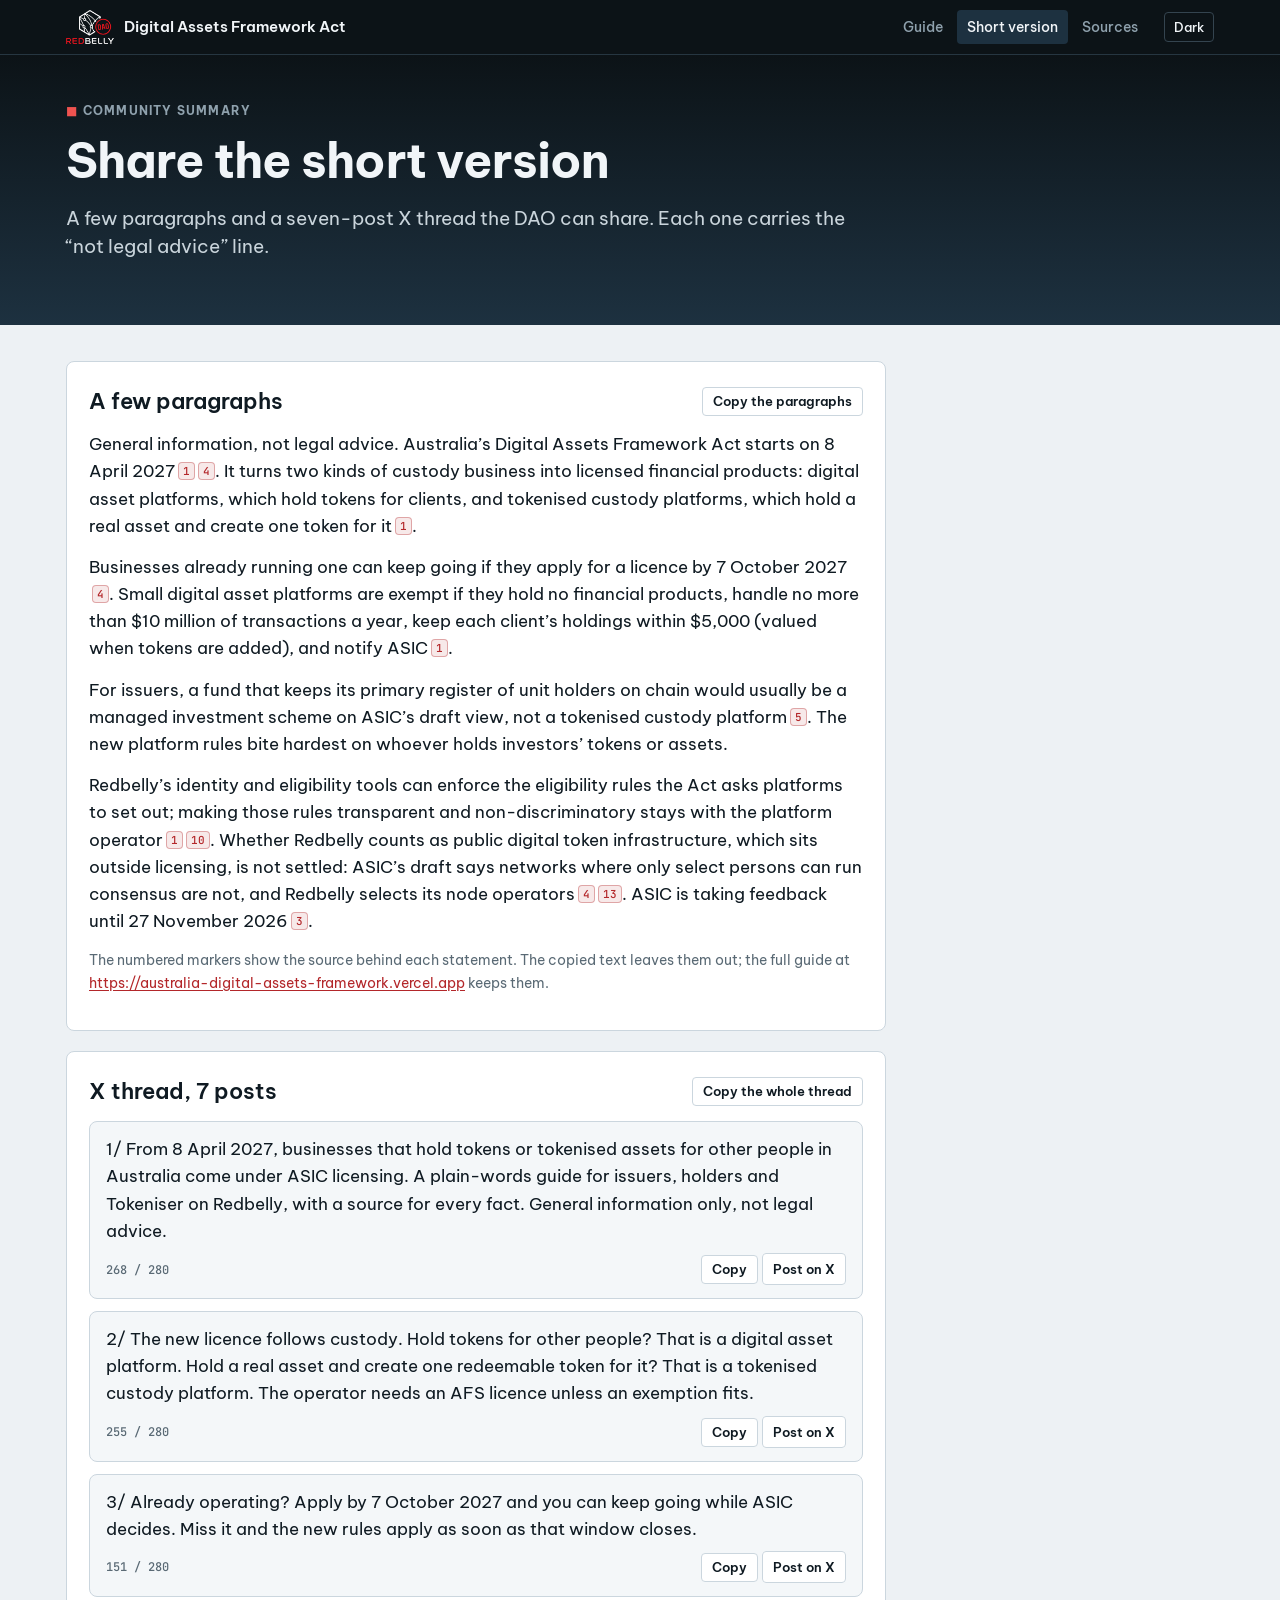
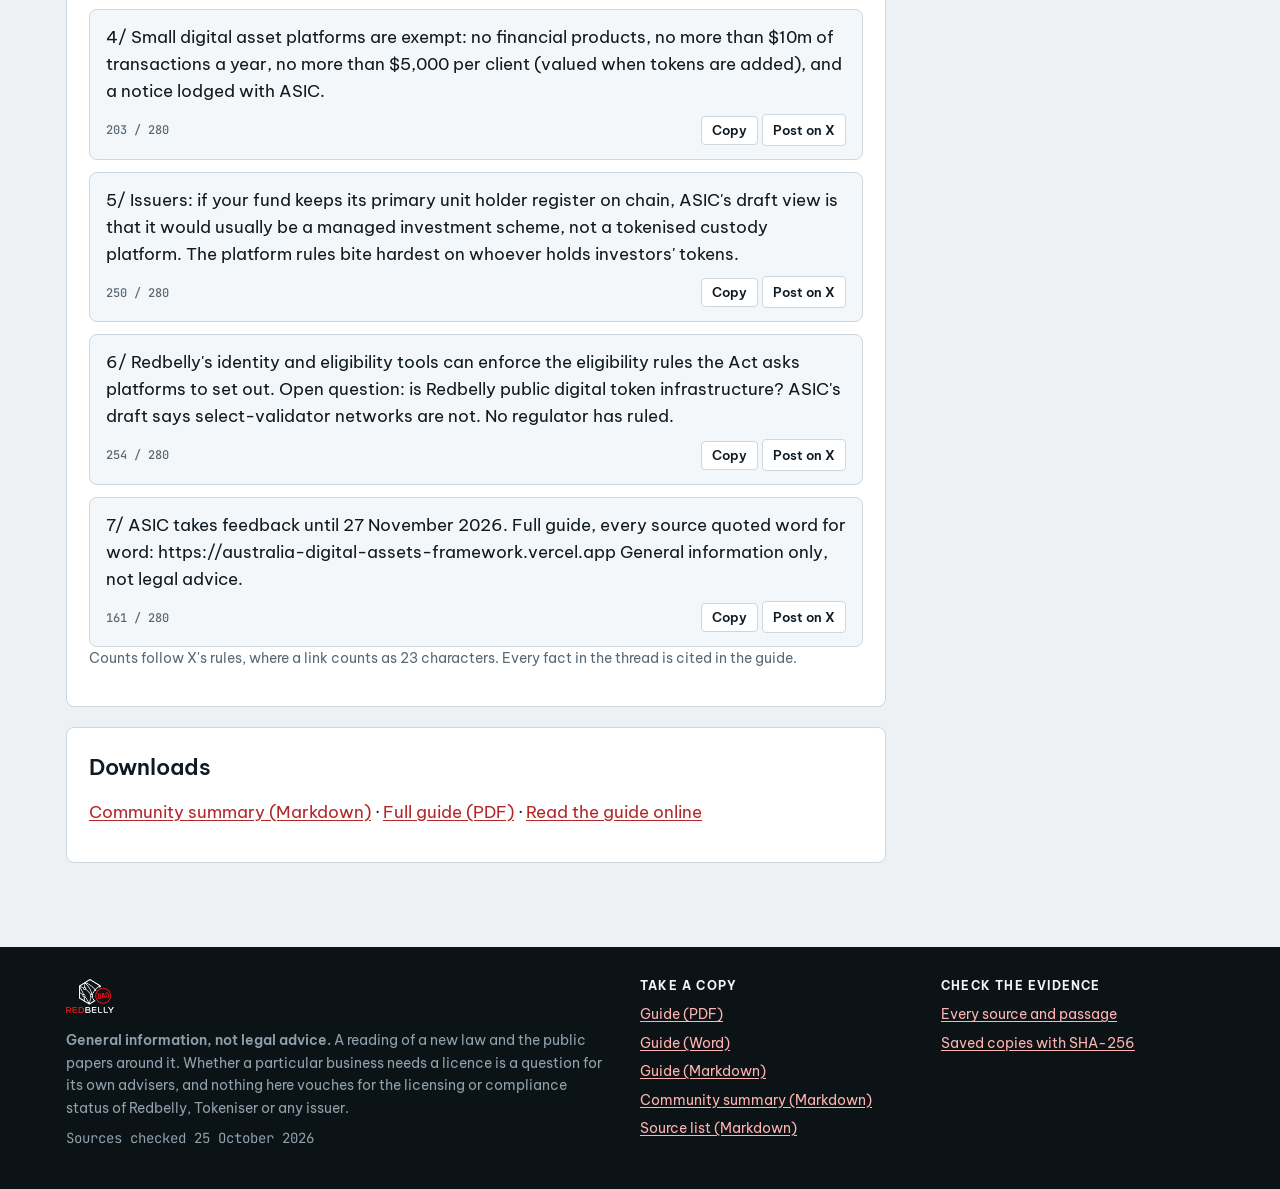
<file: site/share.html>
<!doctype html>
<html lang="en-AU">
<head>
<meta charset="utf-8">
<meta name="viewport" content="width=device-width, initial-scale=1">
<title>Short version | The Digital Assets Framework Act, in plain words</title>
<meta name="description" content="A short, shareable summary of Australia&#x27;s Digital Assets Framework Act and an X thread for the Redbelly DAO community. Not legal advice.">
<meta property="og:type" content="article">
<meta property="og:title" content="Short version | The Digital Assets Framework Act, in plain words">
<meta property="og:description" content="A short, shareable summary of Australia&#x27;s Digital Assets Framework Act and an X thread for the Redbelly DAO community. Not legal advice.">
<meta property="og:url" content="https://australia-digital-assets-framework.vercel.app/share.html">
<meta property="og:image" content="https://australia-digital-assets-framework.vercel.app/assets/img/social-card.png">
<meta name="twitter:card" content="summary_large_image">
<link rel="icon" href="assets/img/favicon-32.png" sizes="32x32">
<link rel="apple-touch-icon" href="assets/img/touch-icon-180.png">
<link rel="stylesheet" href="assets/guide.css">
<script>try{var t=localStorage.getItem("daf-theme");if(t==="light"||t==="dark")document.documentElement.setAttribute("data-theme",t)}catch(e){}</script>
</head>
<body>
<a class="skip" href="#main">Skip to the content</a>
<header class="bar"><div class="bar-in">
<a class="brand" href="index.html"><img src="assets/img/logo-dark-bg.png" alt="Redbelly DAO" width="43" height="30"><span>Digital Assets Framework Act</span></a>
<nav class="nav" aria-label="Pages"><a href="index.html">Guide</a><a href="share.html" aria-current="page">Short version</a><a href="source-list.html">Sources</a></nav>
<button class="theme" type="button" aria-label="Switch colour theme">Dark</button>
</div></header>
<section class="hero"><div class="hero-in">
<p class="eyebrow"><b>&#9632;</b> Community summary</p>
<h1>Share the short version</h1>
<p class="sub">A few paragraphs and a seven-post X thread the DAO can share. Each one carries the “not legal advice” line.</p>
</div></section>
<div class="wrap"><main id="main" class="page" tabindex="-1">
<section class="card" aria-labelledby="sum-h"><div class="row"><h2 id="sum-h">A few paragraphs</h2>
<button class="mini" type="button" data-copy="sum-text">Copy the paragraphs</button></div>
<div id="sum-text" data-text="General information, not legal advice. Australia’s Digital Assets Framework Act starts on 8 April 2027. It turns two kinds of custody business into licensed financial products: digital asset platforms, which hold tokens for clients, and tokenised custody platforms, which hold a real asset and create one token for it.

Businesses already running one can keep going if they apply for a licence by 7 October 2027. Small digital asset platforms are exempt if they hold no financial products, handle no more than $10 million of transactions a year, keep each client’s holdings within $5,000 (valued when tokens are added), and notify ASIC.

For issuers, a fund that keeps its primary register of unit holders on chain would usually be a managed investment scheme on ASIC’s draft view, not a tokenised custody platform. The new platform rules bite hardest on whoever holds investors’ tokens or assets.

Redbelly’s identity and eligibility tools can enforce the eligibility rules the Act asks platforms to set out; making those rules transparent and non-discriminatory stays with the platform operator. Whether Redbelly counts as public digital token infrastructure, which sits outside licensing, is not settled: ASIC’s draft says networks where only select persons can run consensus are not, and Redbelly selects its node operators. ASIC is taking feedback until 27 November 2026."><p>General information, not legal advice. Australia’s Digital Assets Framework Act starts on 8 April 2027<a class="cite" href="source-list.html#e-act-commence-date" data-ev="act-commence-date" aria-expanded="false" aria-label="Source 1, Federal Register of Legislation: show the exact words">1</a><a class="cite" href="source-list.html#e-cp-apply-by" data-ev="cp-apply-by" aria-expanded="false" aria-label="Source 4, ASIC: show the exact words">4</a>. It turns two kinds of custody business into licensed financial products: digital asset platforms, which hold tokens for clients, and tokenised custody platforms, which hold a real asset and create one token for it<a class="cite" href="source-list.html#e-act-products" data-ev="act-products act-dap act-tcp" aria-expanded="false" aria-label="Source 1, Federal Register of Legislation: show the exact words">1</a>.</p><p>Businesses already running one can keep going if they apply for a licence by 7 October 2027<a class="cite" href="source-list.html#e-cp-apply-by" data-ev="cp-apply-by" aria-expanded="false" aria-label="Source 4, ASIC: show the exact words">4</a>. Small digital asset platforms are exempt if they hold no financial products, handle no more than $10 million of transactions a year, keep each client’s holdings within $5,000 (valued when tokens are added), and notify ASIC<a class="cite" href="source-list.html#e-act-low-value" data-ev="act-low-value" aria-expanded="false" aria-label="Source 1, Federal Register of Legislation: show the exact words">1</a>.</p><p>For issuers, a fund that keeps its primary register of unit holders on chain would usually be a managed investment scheme on ASIC’s draft view, not a tokenised custody platform<a class="cite" href="source-list.html#e-rg-native" data-ev="rg-native" aria-expanded="false" aria-label="Source 5, ASIC: show the exact words">5</a>. The new platform rules bite hardest on whoever holds investors’ tokens or assets.</p><p>Redbelly’s identity and eligibility tools can enforce the eligibility rules the Act asks platforms to set out; making those rules transparent and non-discriminatory stays with the platform operator<a class="cite" href="source-list.html#e-act-eligibility" data-ev="act-eligibility" aria-expanded="false" aria-label="Source 1, Federal Register of Legislation: show the exact words">1</a><a class="cite" href="source-list.html#e-rb-receptor-verifier" data-ev="rb-receptor-verifier" aria-expanded="false" aria-label="Source 10, Redbelly Network technical documentation: show the exact words">10</a>. Whether Redbelly counts as public digital token infrastructure, which sits outside licensing, is not settled: ASIC’s draft says networks where only select persons can run consensus are not, and Redbelly selects its node operators<a class="cite" href="source-list.html#e-cp-pdti-select" data-ev="cp-pdti-select" aria-expanded="false" aria-label="Source 4, ASIC: show the exact words">4</a><a class="cite" href="source-list.html#e-rb-node-selected" data-ev="rb-node-selected" aria-expanded="false" aria-label="Source 13, Redbelly Network developer portal: show the exact words">13</a>. ASIC is taking feedback until 27 November 2026<a class="cite" href="source-list.html#e-mr-closes" data-ev="mr-closes" aria-expanded="false" aria-label="Source 3, ASIC: show the exact words">3</a>.</p></div>
<p class="small">The numbered markers show the source behind each statement. The copied text leaves them out; the full guide at <a href="https://australia-digital-assets-framework.vercel.app">https://australia-digital-assets-framework.vercel.app</a> keeps them.</p></section>
<section class="card" aria-labelledby="thread-h"><div class="row"><h2 id="thread-h">X thread, 7 posts</h2>
<button class="mini" type="button" data-copy="thread-all">Copy the whole thread</button></div>
<div id="thread-all" data-text="1/ From 8 April 2027, businesses that hold tokens or tokenised assets for other people in Australia come under ASIC licensing. A plain-words guide for issuers, holders and Tokeniser on Redbelly, with a source for every fact. General information only, not legal advice.

2/ The new licence follows custody. Hold tokens for other people? That is a digital asset platform. Hold a real asset and create one redeemable token for it? That is a tokenised custody platform. The operator needs an AFS licence unless an exemption fits.

3/ Already operating? Apply by 7 October 2027 and you can keep going while ASIC decides. Miss it and the new rules apply as soon as that window closes.

4/ Small digital asset platforms are exempt: no financial products, no more than $10m of transactions a year, no more than $5,000 per client (valued when tokens are added), and a notice lodged with ASIC.

5/ Issuers: if your fund keeps its primary unit holder register on chain, ASIC&#x27;s draft view is that it would usually be a managed investment scheme, not a tokenised custody platform. The platform rules bite hardest on whoever holds investors&#x27; tokens.

6/ Redbelly&#x27;s identity and eligibility tools can enforce the eligibility rules the Act asks platforms to set out. Open question: is Redbelly public digital token infrastructure? ASIC&#x27;s draft says select-validator networks are not. No regulator has ruled.

7/ ASIC takes feedback until 27 November 2026. Full guide, every source quoted word for word: https://australia-digital-assets-framework.vercel.app General information only, not legal advice." hidden></div>
<ol class="posts"><li class="post"><p id="post-1">1/ From 8 April 2027, businesses that hold tokens or tokenised assets for other people in Australia come under ASIC licensing. A plain-words guide for issuers, holders and Tokeniser on Redbelly, with a source for every fact. General information only, not legal advice.</p><div class="post-meta"><span class="count">268 / 280</span><span><button class="mini" type="button" data-copy="post-1">Copy</button> <a class="mini" href="https://x.com/intent/post?text=1/%20From%208%20April%202027%2C%20businesses%20that%20hold%20tokens%20or%20tokenised%20assets%20for%20other%20people%20in%20Australia%20come%20under%20ASIC%20licensing.%20A%20plain-words%20guide%20for%20issuers%2C%20holders%20and%20Tokeniser%20on%20Redbelly%2C%20with%20a%20source%20for%20every%20fact.%20General%20information%20only%2C%20not%20legal%20advice." target="_blank" rel="noopener">Post on X</a></span></div></li><li class="post"><p id="post-2">2/ The new licence follows custody. Hold tokens for other people? That is a digital asset platform. Hold a real asset and create one redeemable token for it? That is a tokenised custody platform. The operator needs an AFS licence unless an exemption fits.</p><div class="post-meta"><span class="count">255 / 280</span><span><button class="mini" type="button" data-copy="post-2">Copy</button> <a class="mini" href="https://x.com/intent/post?text=2/%20The%20new%20licence%20follows%20custody.%20Hold%20tokens%20for%20other%20people%3F%20That%20is%20a%20digital%20asset%20platform.%20Hold%20a%20real%20asset%20and%20create%20one%20redeemable%20token%20for%20it%3F%20That%20is%20a%20tokenised%20custody%20platform.%20The%20operator%20needs%20an%20AFS%20licence%20unless%20an%20exemption%20fits." target="_blank" rel="noopener">Post on X</a></span></div></li><li class="post"><p id="post-3">3/ Already operating? Apply by 7 October 2027 and you can keep going while ASIC decides. Miss it and the new rules apply as soon as that window closes.</p><div class="post-meta"><span class="count">151 / 280</span><span><button class="mini" type="button" data-copy="post-3">Copy</button> <a class="mini" href="https://x.com/intent/post?text=3/%20Already%20operating%3F%20Apply%20by%207%20October%202027%20and%20you%20can%20keep%20going%20while%20ASIC%20decides.%20Miss%20it%20and%20the%20new%20rules%20apply%20as%20soon%20as%20that%20window%20closes." target="_blank" rel="noopener">Post on X</a></span></div></li><li class="post"><p id="post-4">4/ Small digital asset platforms are exempt: no financial products, no more than $10m of transactions a year, no more than $5,000 per client (valued when tokens are added), and a notice lodged with ASIC.</p><div class="post-meta"><span class="count">203 / 280</span><span><button class="mini" type="button" data-copy="post-4">Copy</button> <a class="mini" href="https://x.com/intent/post?text=4/%20Small%20digital%20asset%20platforms%20are%20exempt%3A%20no%20financial%20products%2C%20no%20more%20than%20%2410m%20of%20transactions%20a%20year%2C%20no%20more%20than%20%245%2C000%20per%20client%20%28valued%20when%20tokens%20are%20added%29%2C%20and%20a%20notice%20lodged%20with%20ASIC." target="_blank" rel="noopener">Post on X</a></span></div></li><li class="post"><p id="post-5">5/ Issuers: if your fund keeps its primary unit holder register on chain, ASIC&#x27;s draft view is that it would usually be a managed investment scheme, not a tokenised custody platform. The platform rules bite hardest on whoever holds investors&#x27; tokens.</p><div class="post-meta"><span class="count">250 / 280</span><span><button class="mini" type="button" data-copy="post-5">Copy</button> <a class="mini" href="https://x.com/intent/post?text=5/%20Issuers%3A%20if%20your%20fund%20keeps%20its%20primary%20unit%20holder%20register%20on%20chain%2C%20ASIC%27s%20draft%20view%20is%20that%20it%20would%20usually%20be%20a%20managed%20investment%20scheme%2C%20not%20a%20tokenised%20custody%20platform.%20The%20platform%20rules%20bite%20hardest%20on%20whoever%20holds%20investors%27%20tokens." target="_blank" rel="noopener">Post on X</a></span></div></li><li class="post"><p id="post-6">6/ Redbelly&#x27;s identity and eligibility tools can enforce the eligibility rules the Act asks platforms to set out. Open question: is Redbelly public digital token infrastructure? ASIC&#x27;s draft says select-validator networks are not. No regulator has ruled.</p><div class="post-meta"><span class="count">254 / 280</span><span><button class="mini" type="button" data-copy="post-6">Copy</button> <a class="mini" href="https://x.com/intent/post?text=6/%20Redbelly%27s%20identity%20and%20eligibility%20tools%20can%20enforce%20the%20eligibility%20rules%20the%20Act%20asks%20platforms%20to%20set%20out.%20Open%20question%3A%20is%20Redbelly%20public%20digital%20token%20infrastructure%3F%20ASIC%27s%20draft%20says%20select-validator%20networks%20are%20not.%20No%20regulator%20has%20ruled." target="_blank" rel="noopener">Post on X</a></span></div></li><li class="post"><p id="post-7">7/ ASIC takes feedback until 27 November 2026. Full guide, every source quoted word for word: https://australia-digital-assets-framework.vercel.app General information only, not legal advice.</p><div class="post-meta"><span class="count">161 / 280</span><span><button class="mini" type="button" data-copy="post-7">Copy</button> <a class="mini" href="https://x.com/intent/post?text=7/%20ASIC%20takes%20feedback%20until%2027%20November%202026.%20Full%20guide%2C%20every%20source%20quoted%20word%20for%20word%3A%20https%3A//australia-digital-assets-framework.vercel.app%20General%20information%20only%2C%20not%20legal%20advice." target="_blank" rel="noopener">Post on X</a></span></div></li></ol>
<p class="small">Counts follow X's rules, where a link counts as 23 characters. Every fact in the thread is cited in the guide.</p></section>
<section class="card"><h2>Downloads</h2><p><a href="downloads/community-summary.md">Community summary (Markdown)</a> &middot; <a href="downloads/digital-assets-framework-guide.pdf">Full guide (PDF)</a> &middot; <a href="index.html">Read the guide online</a></p></section>
</main></div>
<footer class="foot"><div class="foot-in">
<div><img src="assets/img/logo-dark-bg.png" alt="Redbelly DAO" width="48" height="34">
<p><strong>General information, not legal advice.</strong> A reading of a new law and the public papers around it. Whether a particular business needs a licence is a question for its own advisers, and nothing here vouches for the licensing or compliance status of Redbelly, Tokeniser or any issuer.</p>
<p class="mono">Sources checked 25 October 2026</p></div>
<div><h2>Take a copy</h2><ul>
<li><a href="downloads/digital-assets-framework-guide.pdf">Guide (PDF)</a></li>
<li><a href="downloads/digital-assets-framework-guide.docx">Guide (Word)</a></li>
<li><a href="downloads/digital-assets-framework-guide.md">Guide (Markdown)</a></li>
<li><a href="downloads/community-summary.md">Community summary (Markdown)</a></li>
<li><a href="downloads/source-list.md">Source list (Markdown)</a></li></ul></div>
<div><h2>Check the evidence</h2><ul>
<li><a href="source-list.html">Every source and passage</a></li>
<li><a href="source-copies/fingerprints.json">Saved copies with SHA-256</a></li></ul></div>
</div></footer>
<script type="application/json" id="evidence-data">{"evidence":{"act-number":{"s":1,"q":"No. 38, 2026","at":"Title page"},"act-assent":{"s":1,"q":"[Assented to 8 April 2026]","at":"Long title"},"act-commence-rule":{"s":1,"q":"The day after the end of the period of 12 months beginning on the day this Act receives the Royal Assent.","at":"Section 2, commencement table"},"act-commence-date":{"s":1,"q":"8 April 2027","at":"Section 2, commencement table, column 3"},"act-column3":{"s":1,"q":"Any information in column 3 of the table is not part of this Act.","at":"Subsection 2(2)"},"act-amends":{"s":1,"q":"An Act to amend the law relating to corporations and financial services, and for related purposes","at":"Long title"},"act-asic-act":{"s":1,"q":"Part 7—Amendment of the ASIC Act","at":"Schedule 1, Part 7"},"act-second-reading":{"s":1,"q":"House of Representatives on 26 November 2025 Senate on 5 February 2026","at":"End note"},"act-token":{"s":1,"q":"the person can (whether alone or jointly with one or more other persons): (a) transfer the electronic record; and (b) exclude one or more other persons from transferring the electronic record; and (c) demonstrate that the person can do the things in paragraphs (a) and (b).","at":"New s 761GB(1) and (2)"},"act-token-fact":{"s":1,"q":"it only matters what the person can do as a matter of fact rather than law","at":"New s 761GB(3)"},"act-joint":{"s":1,"q":"the person needs the express cooperation of another person in order to be able to satisfy paragraph 761GB(2)(a), (b) or (c) for the electronic record; and (b) that other person can unilaterally satisfy that paragraph for the electronic record.","at":"New s 86(3)"},"act-dap":{"s":1,"q":"A digital asset platform is a facility under which: (a) a person (the operator) possesses one or more digital tokens (the underlying assets); and (b) the underlying assets are so possessed for or on behalf of another person","at":"New s 761GC(1)"},"act-tcp":{"s":1,"q":"a person (the operator) identifies one or more assets other than money (the underlying assets); and (b) for each underlying asset: (i) the operator creates a single digital token; and (ii) possessing the digital token confers a right to redeem, or direct the delivery of, the underlying asset","at":"New s 761GD(1)"},"act-tcp-not-dap":{"s":1,"q":"Despite subsection (1), a tokenised custody platform cannot be a digital asset platform.","at":"New s 761GC(4)"},"act-products":{"s":1,"q":"(la) a digital asset platform, unless the platform is a managed investment scheme; (lb) a tokenised custody platform, unless the platform is a managed investment scheme;","at":"New s 764A(1)(la) and (lb)"},"act-tcp-mis-test":{"s":1,"q":"(iv) all of the underlying assets must belong to the same class of asset; and (v) the digital token created for an underlying asset can only be divisible to the same extent that the underlying asset is reasonably capable of being divisible in a way that each part can be physically delivered;","at":"New para (md) of the definition of managed investment scheme, s 9"},"act-pdti":{"s":1,"q":"(a) the protocols are a set of open source and publicly accessible standards for transmitting, processing and recording electronic records in a non-discretionary manner; (b) the protocols permit any person to contribute to the integrity, functionality and reliability of the infrastructure by conducting activities involving transmitting, processing and recording such electronic records; (c) the protocols are not reliant on any participant having a role so critical that the transmitting, processing, or recording of such electronic records cannot happen without the participant;","at":"New s 9E(2)"},"act-pdti-not-product":{"s":1,"q":"(xa) public digital token infrastructure;","at":"New s 765A(1)(xa)"},"act-consensus-not-service":{"s":1,"q":"None of the following is the provision of a financial service: (a) a person's conduct done in the course of work of a kind ordinarily done by clerks or cashiers; (b) conducting activities described in paragraph 9E(2)(b) (about consensus activities involving public digital token infrastructure).","at":"New s 766A(3)"},"act-low-value":{"s":1,"q":"(i) no financial products are held under any digital asset platform (a relevant platform) issued by a member of the person's closely-related group; and (ii) the total value of transactions in the last 12 months through all relevant platforms does not exceed $10 million; and (iii) whenever a digital token begins to be an underlying asset of a relevant platform for a client (whether directly or through a nominee), the total of the entry values of all underlying assets of all relevant platforms for the client does not exceed $5,000; and (iv) the person has lodged with ASIC, in the prescribed form, notice that the person intends to rely on the exemption in this paragraph for digital asset platforms;","at":"New s 911A(2)(ja)"},"act-low-value-raise":{"s":1,"q":"An amount in the exemption under paragraph (2)(ja) is taken to be replaced by any higher amount prescribed in, or worked out using a method prescribed in, regulations made for the purposes of this subsection.","at":"New s 911A(4B)"},"act-arranging":{"s":1,"q":"(i) advising another person about the existence of a digital asset platform or tokenised custody platform; (ii) arranging for another person to use a digital asset platform or tokenised custody platform; and when the person provides the service: (iii) the person does so in the ordinary course of the person's business; and (iv) such services are not a significant part of the person's business;","at":"New s 911A(2)(jb)"},"act-asset-standards":{"s":1,"q":"possessing and safeguarding the underlying assets of the platforms; or (ii) recordkeeping, reconciliation and reporting for the underlying assets of the platforms; or (iii) using the underlying assets of the platforms;","at":"New s 912BE(1)"},"act-money-trust":{"s":1,"q":"requires any money held under a digital asset platform or tokenised custody platform (that is not an underlying asset of the platform) to be held in trust for, or on behalf of, a client under the platform","at":"New s 912BE(2)(b)"},"act-one-wallet":{"s":1,"q":"in one wallet; if the licensee's internal accounting system identifies the digital tokens as the client's","at":"New s 912BE(2)(e)"},"act-eligibility":{"s":1,"q":"transparent and non-discriminatory eligibility criteria for identifying who can become a client under the platform","at":"New s 912BG(1)(a)"},"act-settlement-method":{"s":1,"q":"the method (the settlement method) for executing client instructions to execute and settle transactions involving the acquisition or disposal of underlying assets of the platform","at":"New s 912BG(1)(c)"},"act-register":{"s":1,"q":"whether and how a client's acquisition of an underlying asset of the platform will be recorded in any legal or technical register","at":"New s 912BG(1)(d)(v)"},"act-rules-contract":{"s":1,"q":"The platform rules of a digital asset platform or tokenised custody platform have effect as a contract under seal: (a) between the licensee and each client under the platform","at":"New s 912BG(2)"},"act-guide":{"s":1,"q":"The licensee must, before issuing a digital asset platform or tokenised custody platform to a person as a retail client under the platform, give the person a DAP/TCP Guide","at":"New s 1020AN(1)"},"act-guide-content":{"s":1,"q":"understand the nature of the platform and any risks associated with participation in the platform","at":"New s 1020AO(1)"},"act-guide-charges":{"s":1,"q":"understand the method and extent of all charges associated with the platform","at":"New s 1020AO(1)(c)"},"act-offer-notify":{"s":1,"q":"must promptly notify the operator of the platform, and each custodian for the platform, if any of the following events happens","at":"New s 741A(1)"},"act-offer-no-platform-info":{"s":1,"q":"Nothing in Part 6D.2 or 6D.3 requires a disclosure document for offers of securities under a digital asset platform or tokenised custody platform to include information about: (a) the platform","at":"New s 741A(2)"},"act-corps":{"s":1,"q":"Division 1—Main amendments Corporations Act 2001","at":"Schedule 1, Part 1, Division 1"},"act-offer-events":{"s":1,"q":"a supplementary or replacement document is lodged with ASIC in relation to the disclosure document","at":"New s 741A(1)(d) and (f)"},"act-transition":{"s":1,"q":"transition period means the 6-month period starting on commencement.","at":"New s 1730"},"act-apply-keep-going":{"s":1,"q":"the DAP/TCP amendments do not apply in relation to the provision of the service until the day after the day ASIC makes a decision described in that paragraph in response to the application.","at":"New s 1732(3)"},"act-no-apply":{"s":1,"q":"If the responsible person fails to apply during the transition period, then the DAP/TCP amendments will start to apply immediately after the transition period.","at":"Note to new s 1732(3)"},"tsy-introduced":{"s":2,"q":"The Albanese Government has introduced new legislation to the Parliament to help unlock innovation and protect Australians investing in digital assets.","at":"Opening paragraph"},"tsy-gap":{"s":2,"q":"Currently, businesses can hold unlimited client digital assets without financial law safeguards. Recent collapses overseas have shown the consequences of inadequate oversight.","at":"Body"},"tsy-obligations":{"s":2,"q":"Providing accessible dispute resolution and compensation if things go wrong.","at":"List of core obligations"},"tsy-small":{"s":2,"q":"Smaller, low‑risk platforms – those holding less than $5,000 per customer and facilitating less than $10 million in transactions per year – will be exempt","at":"Body"},"mr-commencing":{"s":3,"q":"ASIC has today commenced consultation on guidance and standards to implement new laws for digital asset platforms and tokenised custody platforms commencing on 8 April 2027.","at":"Opening paragraph"},"mr-same-activity":{"s":3,"q":"Our approach is based on the principle of “same activity, same risk, same regulatory outcome” to align Australia with the approach of comparable overseas jurisdictions.","at":"Quote from ASIC Commissioner Alan Kirkland"},"mr-firms-will-need":{"s":3,"q":"apply for (or vary) an Australian financial services licence, provide customer disclosure documents and platform rules, and comply with asset-holding standards, transactional and settlement standards, and net tangible asset requirements, where relevant.","at":"Body"},"mr-closes":{"s":3,"q":"ASIC’s consultation is open until 5pm AEDT 27 November 2026.","at":"Body"},"mr-roadmap-april":{"s":3,"q":"In April 2026, ASIC set out its roadmap for implementing the new regime to support industry.","at":"Body"},"mr-no-action-extended":{"s":3,"q":"In June 2026, ASIC clarified and expanded the full scope and conditions of its no-action position and extended the deadline to 30 September 2026","at":"Body"},"mr-applications":{"s":3,"q":"ASIC has recorded over 140 applications from businesses seeking to provide digital asset-related financial services.","at":"Body"},"cp-passed":{"s":4,"q":"On 1 April 2026, Parliament passed the DAF Act. It received Royal Assent on 8 April 2026.","at":"Paragraph 1"},"cp-purpose":{"s":4,"q":"The DAF Act addresses regulatory gaps and consequent uncertainty regarding digital assets, and some infrastructure and arrangements that support them. It aims to foster innovation, enhance competition and growth, and strengthen Australia’s position in the global digital asset ecosystem.","at":"Paragraph 3"},"cp-apply-by":{"s":4,"q":"The DAF Act commences on 8 April 2027. If you are currently operating a platform that will be considered a DAP or TCP on 8 April 2027, you must apply for an Australian financial services (AFS) licence or variation by 7 October 2027. You can continue operating while we assess your application.","at":"Background, key points"},"cp-stage-released":{"s":4,"q":"15 October 2026 Consultation paper released","at":"What will happen next, stage 1"},"cp-stage-feedback":{"s":4,"q":"27 November 2026 Feedback due on the consultation paper","at":"What will happen next, stage 2"},"cp-stage-publish":{"s":4,"q":"March 2027 Publication of instruments and guidance","at":"What will happen next, stage 4"},"cp-stage-open":{"s":4,"q":"8 April 2027 The DAF Act commences and licence applications open","at":"What will happen next, stage 5"},"cp-stage-close":{"s":4,"q":"7 October 2027 Close of transition window for existing firms to make a licence application (new application or variation)","at":"What will happen next, stage 6"},"cp-from-8-october":{"s":4,"q":"from 8 October 2027, DAP and TCP operators (and certain other financial services providers) will require an appropriate DAP or TCP-related licence authorisation to carry on a financial services business in Australia, unless covered by a licensing exemption","at":"Paragraph 39"},"cp-related-services":{"s":4,"q":"Related financial services will also require an AFS licence (e.g. to deal in other than issue, or provide advice about DAPs and TCPs).","at":"Paragraph 41"},"cp-list":{"s":4,"q":"we are considering publishing a list of firms that apply for or vary an AFS licence by 7 October 2027 (and can therefore continue operating until their application is decided).","at":"Paragraph after proposal A3"},"cp-pdti-permissionless":{"s":4,"q":"This includes public permissionless blockchain networks as well as decentralised applications on those networks.","at":"Proposed guidance on PDTI"},"cp-pdti-select":{"s":4,"q":"Infrastructure where ‘only select persons became able to conduct consensus activities’ is not PDTI (paragraph 1.340). This could include restrictions for KYC requirements, but is unlikely to include consideration of base hardware requirements or minimum staking thresholds if those apply universally","at":"Proposed guidance on PDTI"},"cp-pdti-point-in-time":{"s":4,"q":"an entity’s licensing requirements are assessed at a point in time, and not based on any future expected state.","at":"Proposed guidance on PDTI"},"rg-disclaimer":{"s":5,"q":"This guide does not constitute legal advice.","at":"Disclaimer"},"rg-unsure":{"s":5,"q":"If you are unsure, seek legal or regulatory advice.","at":"Figure 1, final step"},"rg-two-guides":{"s":5,"q":"INFO 225 explains when a digital asset or related arrangement is itself a financial product and whether an exemption or exclusion applies.","at":"RG 000.23"},"rg-separate-product":{"s":5,"q":"A DAP or TCP is a financial product, separate from any digital asset or underlying asset made available or held through the DAP or TCP.","at":"RG 000.20"},"rg-not-every-tokenisation":{"s":5,"q":"Not every arrangement that tokenises or digitally represents an already existing asset is a TCP.","at":"RG 000.35"},"rg-mixed-pool":{"s":5,"q":"a token that represents a claim to 1 gram of gold and 1 kg of silver is not a TCP","at":"RG 000.35(a)"},"rg-investment-decisions":{"s":5,"q":"the operator makes investment decisions for the client","at":"RG 000.35(b)"},"rg-native":{"s":5,"q":"a ‘direct’ or ‘native’ tokenisation arrangement (where each token represents a unit in a unit trust using the blockchain as the primary unit-holder register) would generally be a managed investment scheme rather than a TCP.","at":"Note to RG 000.35"},"rg-tcp-financial-products":{"s":5,"q":"Underlying assets of a TCP can include financial products and can include digital tokens that are financial products.","at":"RG 000.33"},"rg-merely-possessing":{"s":5,"q":"Merely possessing digital tokens does not make a facility a DAP—the operator must possess them for or on behalf of a client or their nominee.","at":"RG 000.37"},"rg-cannot-direct":{"s":5,"q":"A facility may not be a DAP or TCP where the client cannot direct how the underlying assets are dealt with.","at":"RG 000.56"},"rg-other-product":{"s":5,"q":"Depending on its terms, the facility may be a derivative, a facility for making a financial investment or another financial product.","at":"RG 000.56"},"rg-exemption-still-dap":{"s":5,"q":"An exemption from the requirement to hold an AFS licence does not mean that the arrangement ceases to be a DAP or TCP.","at":"RG 000.76"},"rg-anticipated-regs":{"s":5,"q":"The anticipated regulations (subject to Government processes) also extend specified licensing exemptions that apply to custodial or depository service arrangements to equivalent DAP and TCP arrangements.","at":"RG 000.75"},"rg-inflation":{"s":5,"q":"The client value and transaction value tests increase over time with the rate of inflation.","at":"Table 3, low-value DAP exemption"},"rg-who-needs":{"s":5,"q":"If a facility is a DAP or TCP, and an exemption does not apply, the operator must hold an AFS licence with relevant authorisations to issue that type of platform","at":"RG 000.78"},"roadmap-9-april":{"s":6,"q":"passed Parliament on 1 April 2026, received Royal Assent on 8 April 2026, and will commence on 9 April 2027. The DAF Act provides for an 18-month implementation timeline.","at":"Opening paragraph"},"deadline-30-june":{"s":7,"q":"apply by 30 June 2026, before ASIC’s no-action position expires.","at":"Opening paragraph"},"deadline-9-april":{"s":7,"q":"will commence on 9 April 2027","at":"Closing paragraphs"},"rb-must-prove":{"s":8,"q":"To ensure a baseline of accountability, all network participants MUST prove they are who they say they are before gaining access, a process facilitated by Receptor, Redbelly's native identity protocol.","at":"Identity and participation on the network"},"rb-business-verify":{"s":8,"q":"organisations can be verified to ensure that other network parties can be confident that they're interacting with licensed entities, official representatives and official smart contracts on chain.","at":"Identity and participation on the network"},"rb-passport":{"s":9,"q":"users must work with their chosen accredited issuer to prove they possess a valid photo identity document (passport) which is verified via biometric checks.","at":"User access"},"rb-receptor-what":{"s":10,"q":"Receptor is Redbelly's native digital identity and verifiable credential protocol.","at":"Receptor overview"},"rb-receptor-verifier":{"s":10,"q":"Verifier: Use to define eligibility criteria, surface requests of those criteria to users, and verify the authenticity and validity of the claims made by users based on their verifiable credentials.","at":"Receptor modules"},"rb-receptor-only-eligible":{"s":10,"q":"ensuring that only eligible users can access particular products and services","at":"Receptor overview"},"rb-esdk":{"s":11,"q":"This SDK enables developers to perform eligibility checks (e.g., age, KYC) with privacy-preserving proof submissions","at":"Eligibility SDK overview"},"rb-onboarding":{"s":12,"q":"It includes wallet authentication, KYC verification, and Redbelly on-chain permission setup.","at":"Overview"},"rb-node-selected":{"s":13,"q":"Applicants will be selected based upon their previous experience, location and commitment to the Redbelly Project.","at":"Submissions"},"rb-node-stake":{"s":13,"q":"all nodes must stake 100,000 RBNT in order to participate.","at":"Requirements"},"rb-node-closed":{"s":13,"q":"Submissions currently closed","at":"Submissions"},"rb-claims-pdti":{"s":14,"q":"Redbelly is Digital Public Token Infrastructure","at":"Section heading"},"rb-finality":{"s":14,"q":"Deterministic finality ensures transactions are confirmed once and cannot be reversed","at":"Infrastructure features"},"rb-point-of-trade":{"s":14,"q":"verifiable credentials enable tokenised investment products with defined investor eligibility, enforced at the point of trade.","at":"Asset issuers"},"rb-acacia":{"s":15,"q":"Redbelly Network has been selected for The Reserve Bank of Australia's (RBA) latest tokenization pilot, Project Acacia","at":"Announcement"},"tk-runs-on":{"s":16,"q":"Tokeniser operates on Redbelly Network, Australia's public digital token infrastructure","at":"Home page"},"tk-three-tests":{"s":17,"q":"Redbelly is a public network designed to meet the three statutory tests for public digital token infrastructure under Australian law","at":"Common questions"},"tk-no-new-licence":{"s":17,"q":"No. The protocol layer is designed to sit outside markets, clearing and settlement, and custody licensing.","at":"Common questions"},"tk-tmd":{"s":17,"q":"Eligibility, identity and your target market determination are enforced at the point of transfer, every time.","at":"Compliance built into the protocol"},"tk-existing-licence":{"s":18,"q":"Engineered to align with Australia's Digital Assets Framework, operating under your existing licence.","at":"Automated compliance"},"tk-checks":{"s":18,"q":"Trades that fail a check do not proceed, and every check is logged.","at":"Automated compliance"},"tk-registry":{"s":19,"q":"Run your registry and investor lifecycle on Tokeniser today","at":"Funds"},"brief-9-april":{"s":20,"q":"received Royal Assent on 8 April 2026 and commences on 9 April 2027","at":"Brief"}},"sources":{"1":{"title":"Corporations Amendment (Digital Assets Framework) Act 2026 (No. 38, 2026), as made","publisher":"Federal Register of Legislation","url":"https://www.legislation.gov.au/C2026A00038/asmade/text","file":"pages/01-act.txt"},"2":{"title":"New digital asset laws to unlock innovation and safeguard investment (media release, 26 November 2025)","publisher":"Treasury Ministers","url":"https://ministers.treasury.gov.au/ministers/daniel-mulino-2025/media-releases/new-digital-asset-laws-unlock-innovation-and-safeguard","file":"pages/02-treasury-mr.txt"},"3":{"title":"26-245MR ASIC consults on implementation of new digital asset laws","publisher":"ASIC","url":"https://www.asic.gov.au/about-asic/news-centre/find-a-media-release/2026-releases/26-245mr-asic-consults-on-implementation-of-new-digital-asset-laws","file":"pages/03-asic-26-245mr.txt"},"4":{"title":"Consultation Paper 392, Digital asset law reform implementation: Proposed standards and guidance (15 October 2026)","publisher":"ASIC","url":"https://download.asic.gov.au/media/0pqj5lgc/cp392-published-15-october-2026.pdf","file":"pages/04-asic-cp392.txt"},"5":{"title":"Attachment 1 to CP 392: draft Regulatory Guide 000, Digital asset platforms and tokenised custody platforms","publisher":"ASIC","url":"https://download.asic.gov.au/media/a3cpo5ds/attachment-1-to-cp392-published-15-october-2026.pdf","file":"pages/05-asic-draft-rg.txt"},"6":{"title":"ASIC's roadmap for digital assets law reform implementation","publisher":"ASIC","url":"https://www.asic.gov.au/about-asic/news-centre/news-items/asics-roadmap-for-digital-assets-law-reform-implementation","file":"pages/06-asic-roadmap.txt"},"7":{"title":"Deadline looms for digital asset businesses to apply for a licence","publisher":"ASIC","url":"https://www.asic.gov.au/about-asic/news-centre/news-items/deadline-looms-for-digital-asset-businesses-to-apply-for-a-licence","file":"pages/07-asic-deadline.txt"},"8":{"title":"Identity and participation on the network","publisher":"Redbelly Network developer portal","url":"https://vine.redbelly.network/identity/","file":"pages/08-rb-identity.txt"},"9":{"title":"User access","publisher":"Redbelly Network developer portal","url":"https://vine.redbelly.network/identity/user-access/","file":"pages/09-rb-user-access.txt"},"10":{"title":"Receptor","publisher":"Redbelly Network technical documentation","url":"https://docs.redbelly.network/pages/receptor/","file":"pages/10-rb-receptor.txt"},"11":{"title":"Eligibility SDK for Redbelly Network","publisher":"Redbelly Network technical documentation","url":"https://docs.redbelly.network/pages/eligibility-sdk/eligibility-sdk/","file":"pages/11-rb-eligibility-sdk.txt"},"12":{"title":"Individual onboarding, overview","publisher":"Redbelly Network technical documentation","url":"https://docs.redbelly.network/pages/eligibility-sdk/onboarding/individual/overview/","file":"pages/12-rb-onboarding.txt"},"13":{"title":"Become an operator","publisher":"Redbelly Network developer portal","url":"https://vine.redbelly.network/nodes/become-operator/","file":"pages/13-rb-node-operator.txt"},"14":{"title":"Asset tokenisation on Redbelly Network","publisher":"Redbelly Network","url":"https://redbelly.network/asset-tokenisation","file":"pages/14-rb-tokenisation.txt"},"15":{"title":"Redbelly Network selected for the Reserve Bank of Australia's Project Acacia","publisher":"Redbelly Network","url":"https://redbelly.network/projectacacia","file":"pages/15-rb-acacia.txt"},"16":{"title":"Tokeniser home page","publisher":"Tokeniser","url":"https://tokeniser.com","file":"pages/16-tk-home.txt"},"17":{"title":"Our technology","publisher":"Tokeniser","url":"https://tokeniser.com/technology","file":"pages/17-tk-technology.txt"},"18":{"title":"Automated compliance","publisher":"Tokeniser","url":"https://tokeniser.com/product/superpowers/automated-compliance","file":"pages/18-tk-compliance.txt"},"19":{"title":"Tokeniser for funds","publisher":"Tokeniser","url":"https://tokeniser.com/solutions/funds","file":"pages/19-tk-funds.txt"},"20":{"title":"TASK-30 brief: Australia's Digital Assets Framework Act, what it means for Tokeniser","publisher":"Redbelly DAO Community Task Board","url":"https://taskboard.redbellydao.network/tasks/TASK-30","file":"pages/20-task-brief.txt"}}}</script>
<script src="assets/guide.js" defer></script>
</body>
</html>
</file>
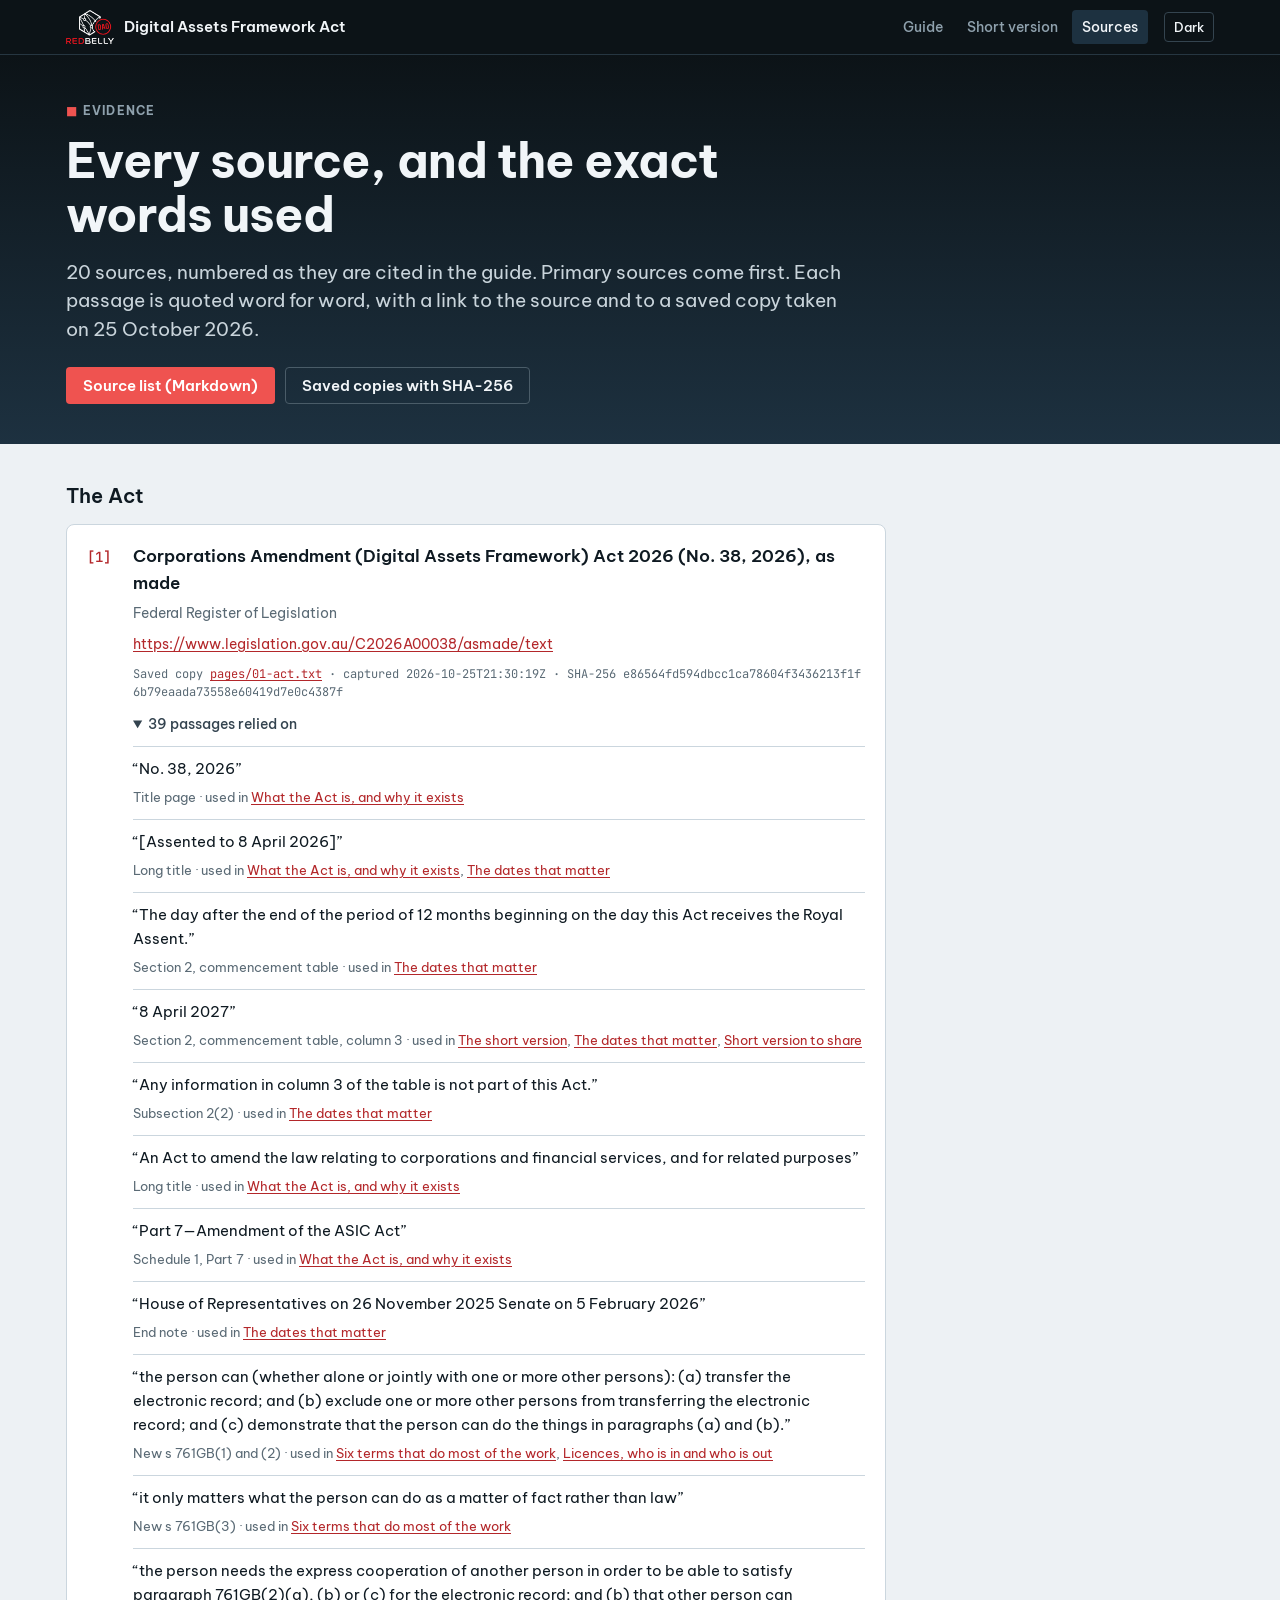
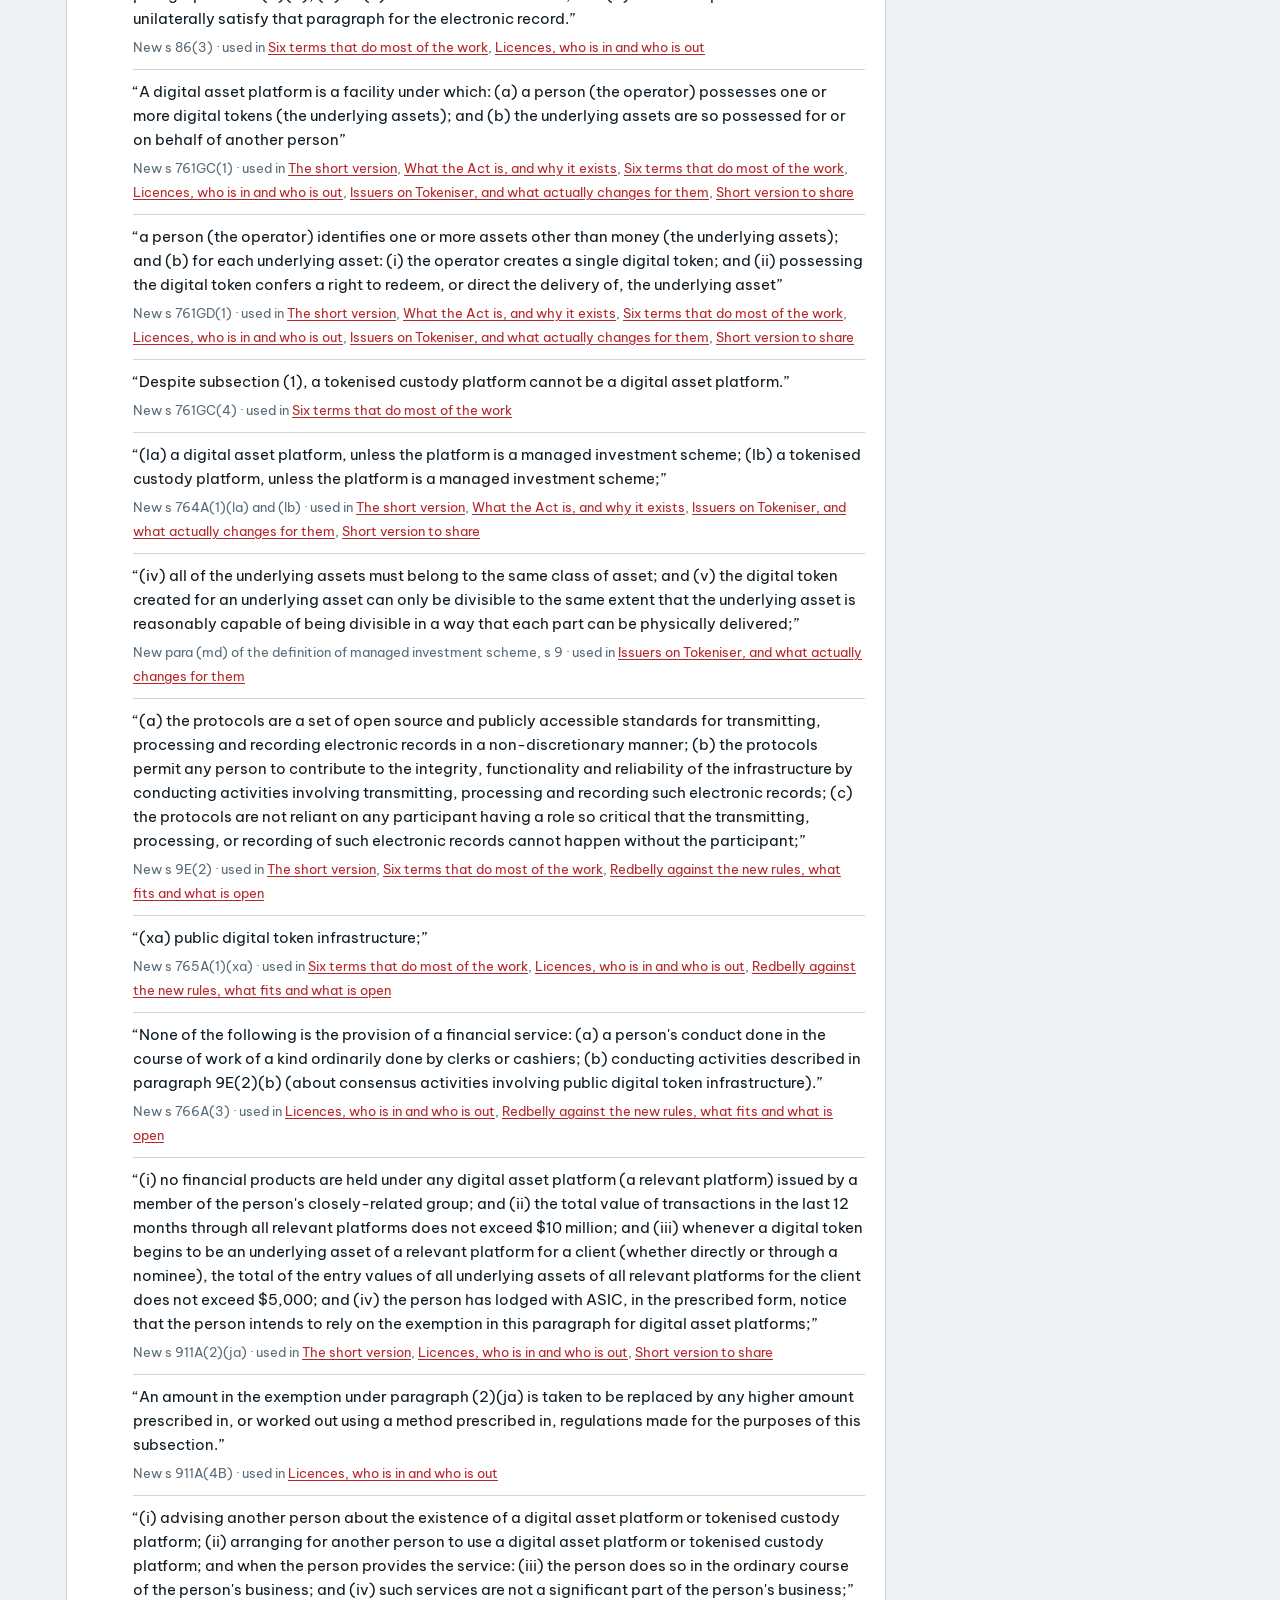
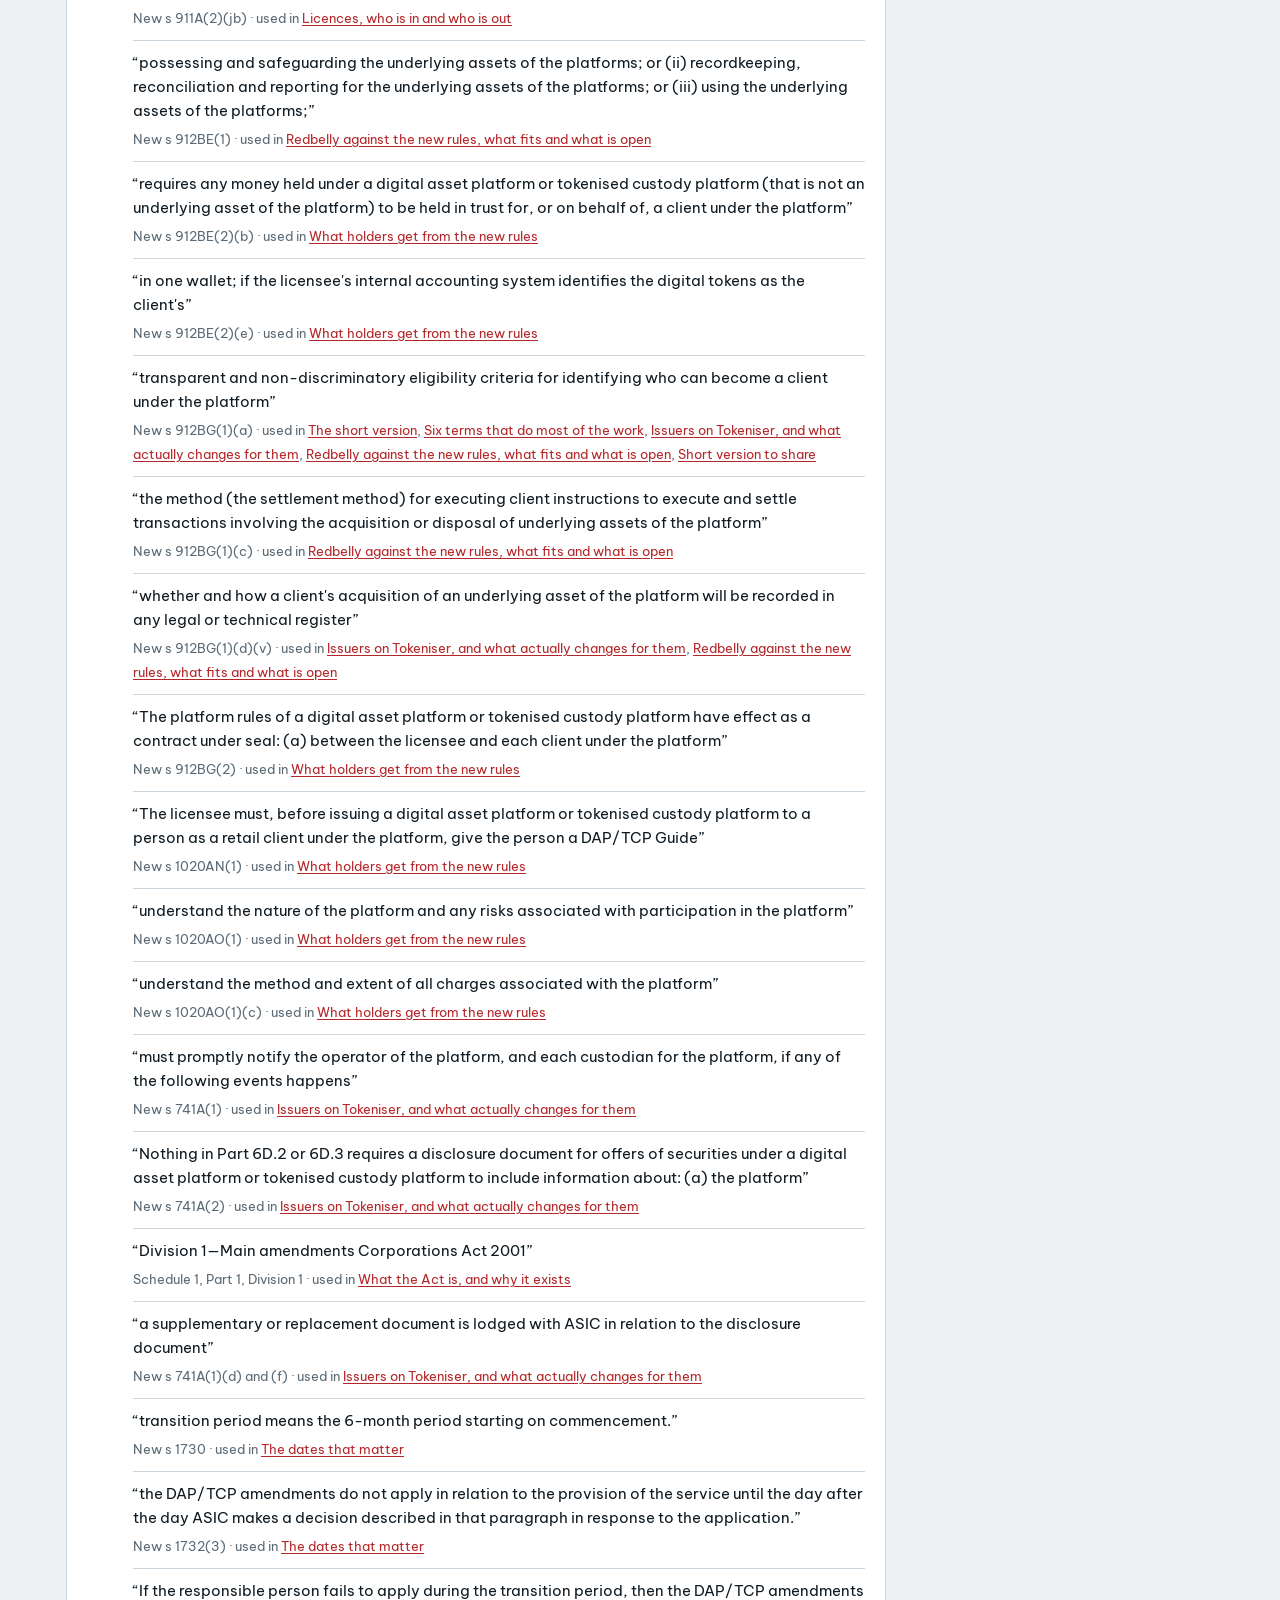
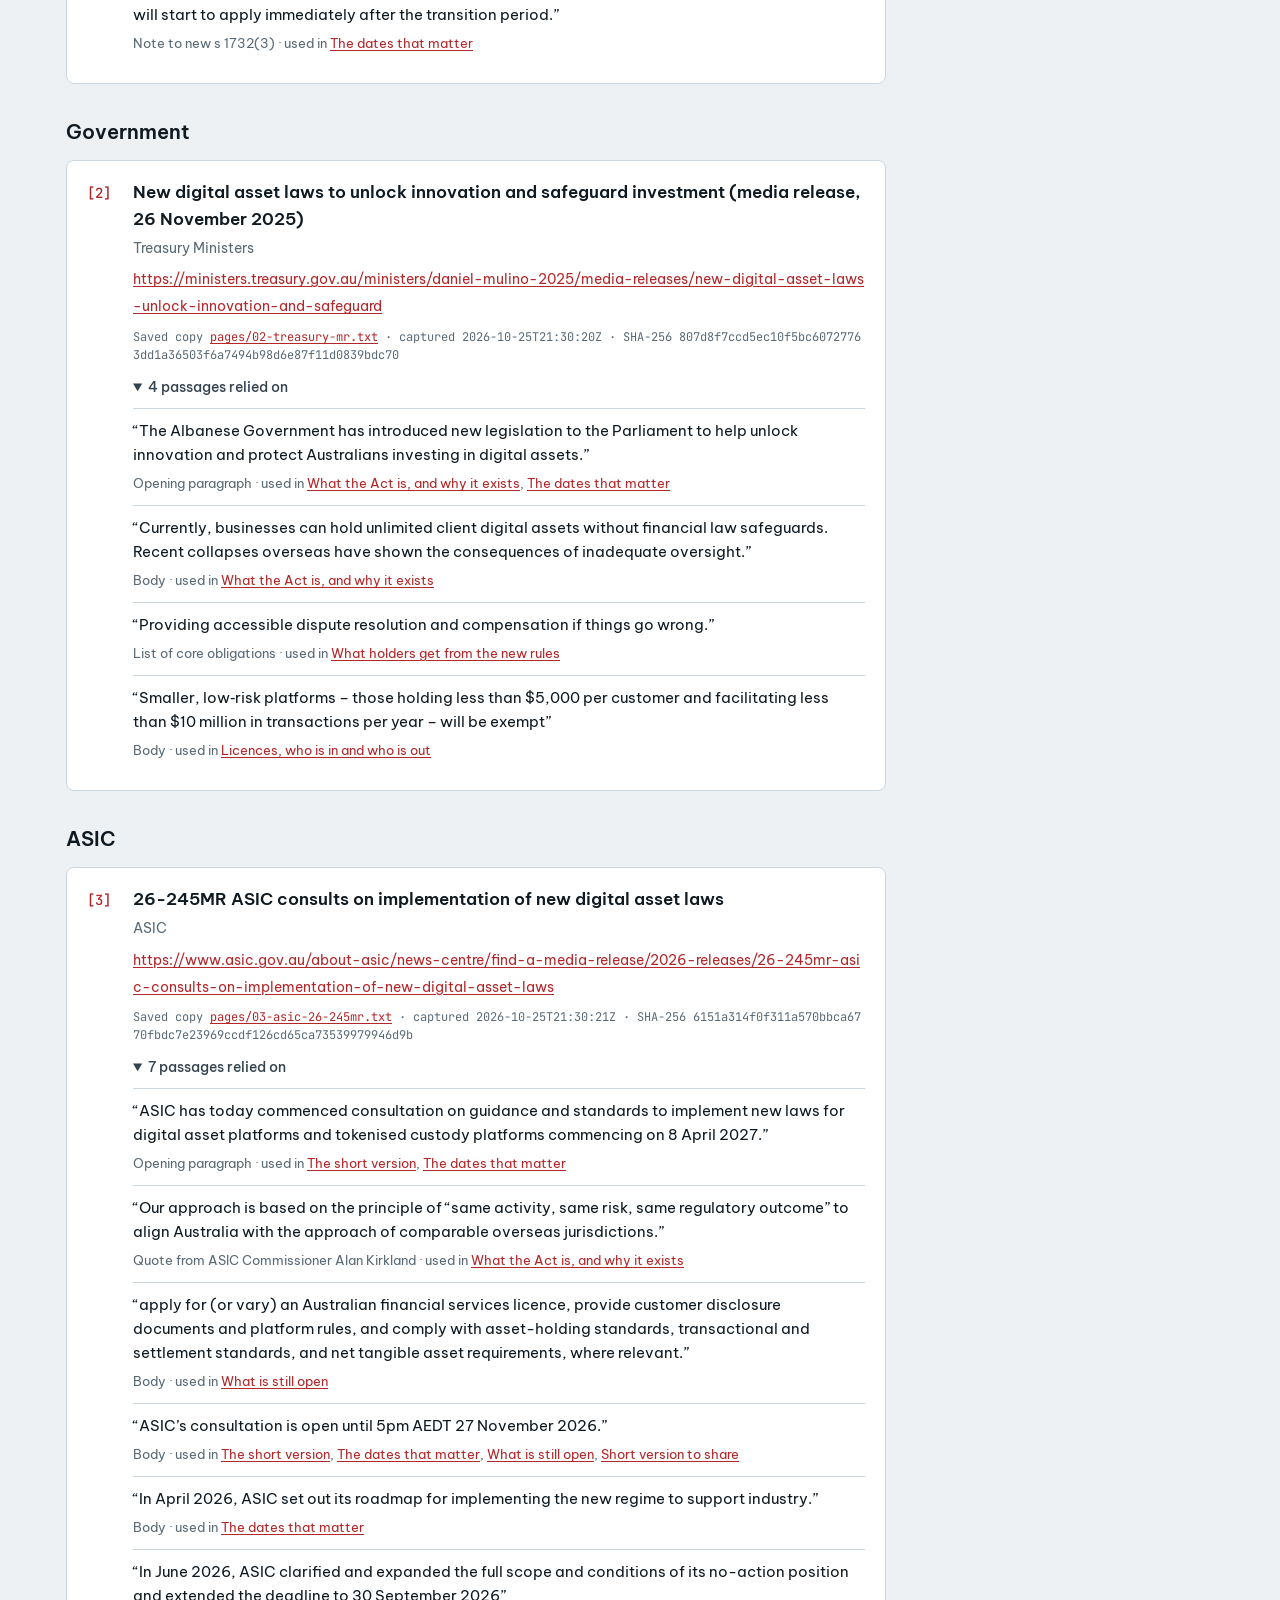
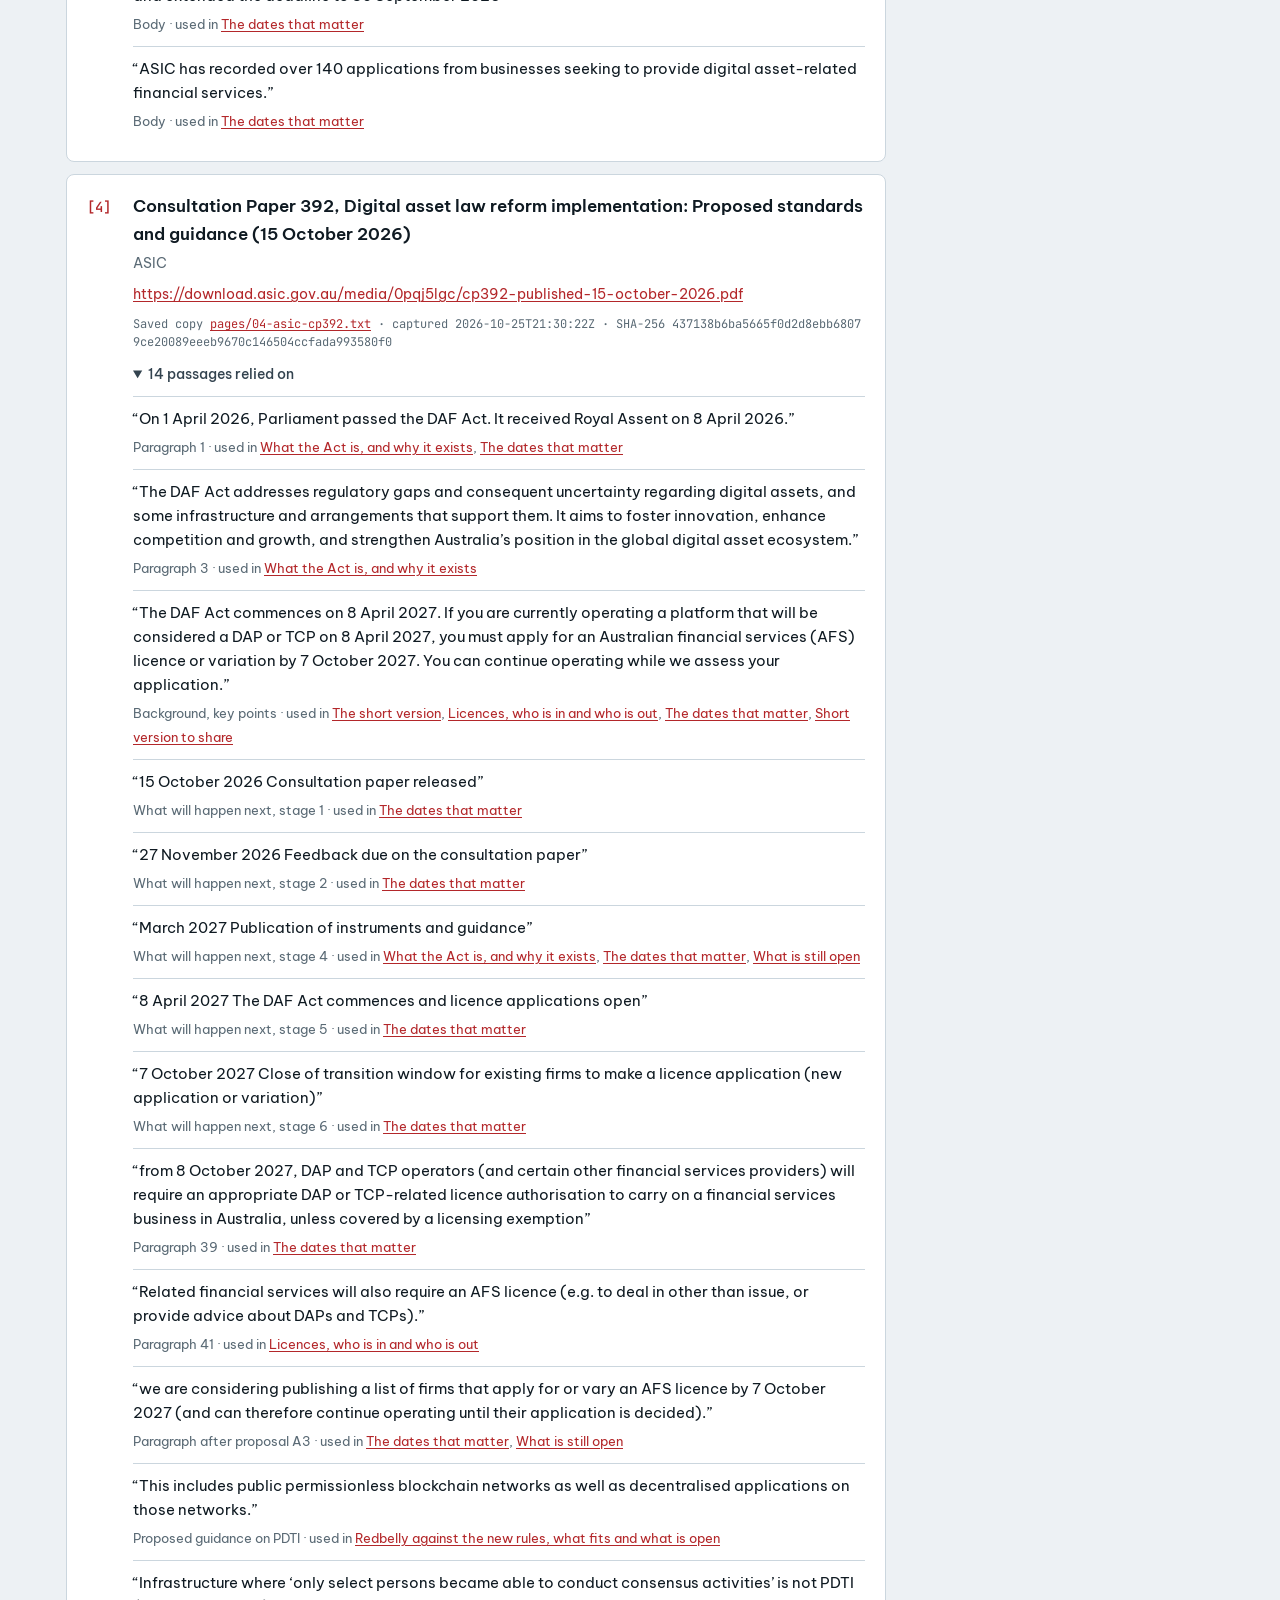
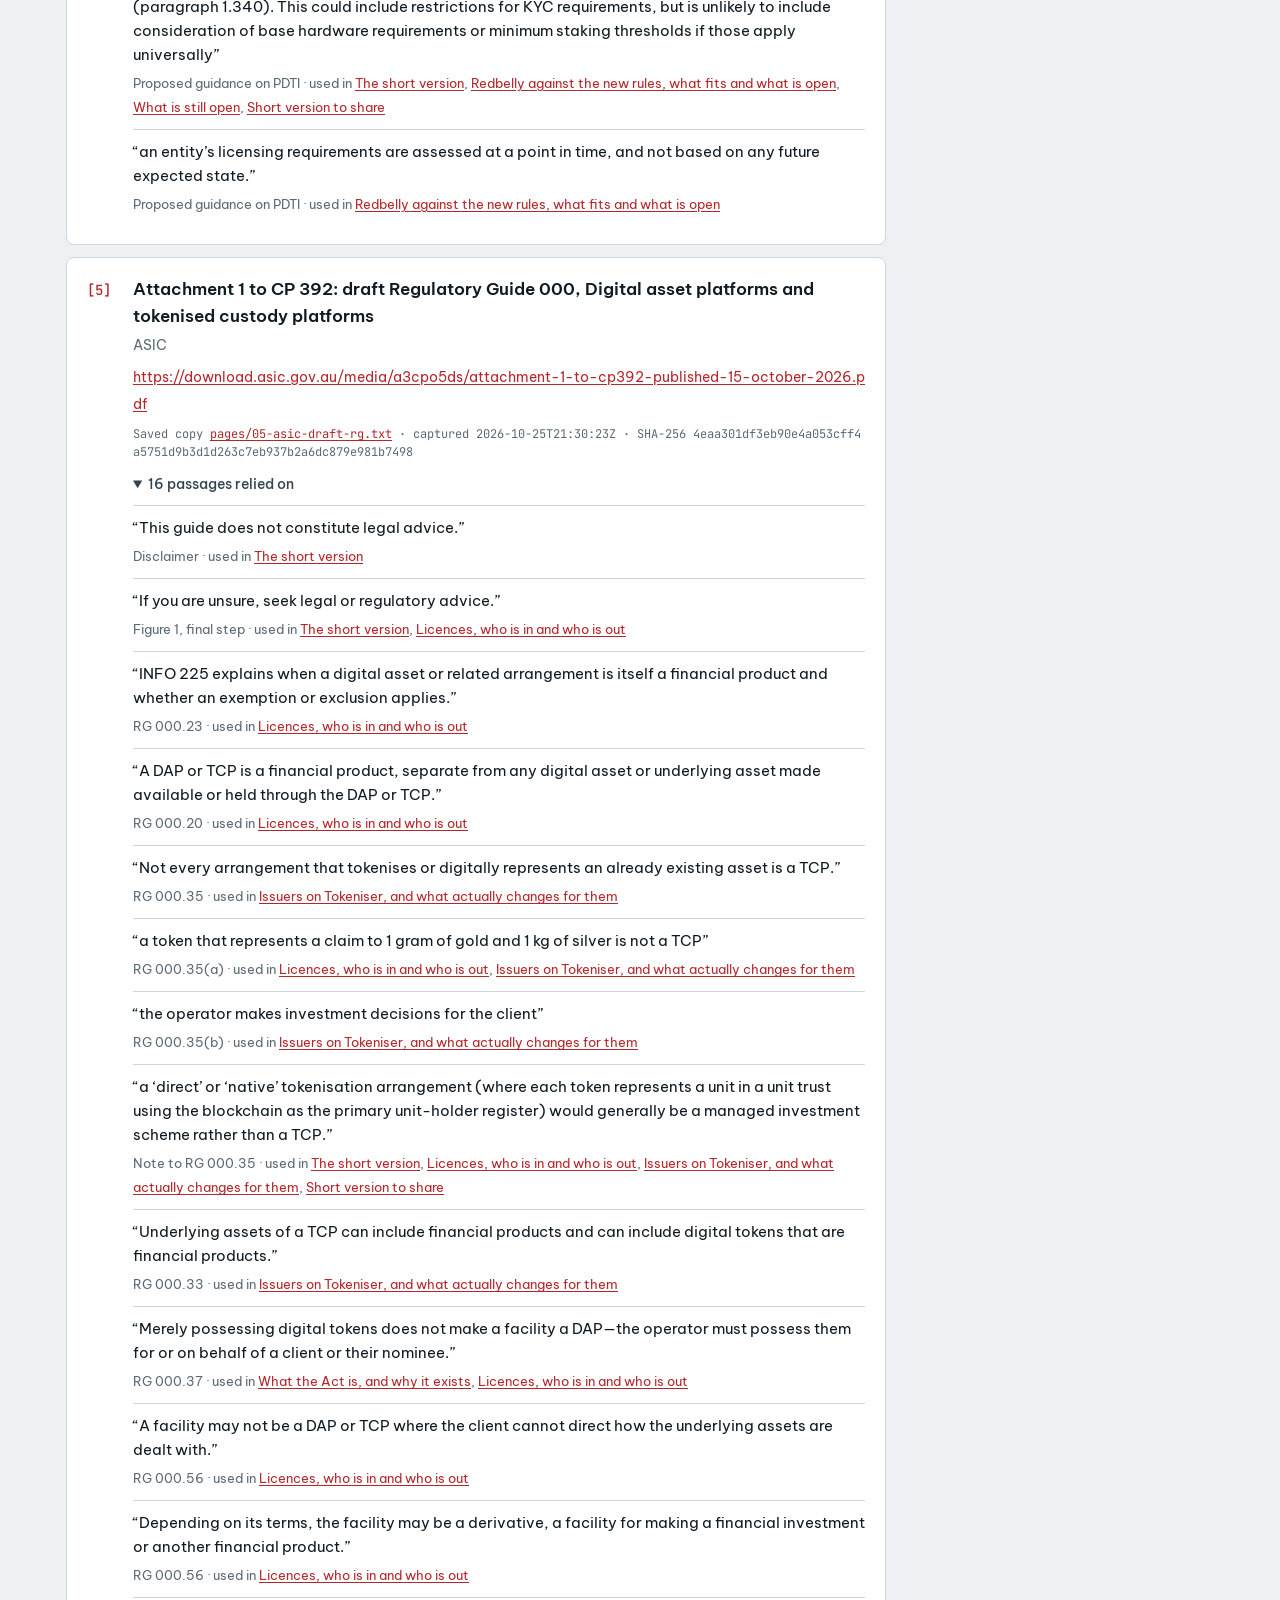
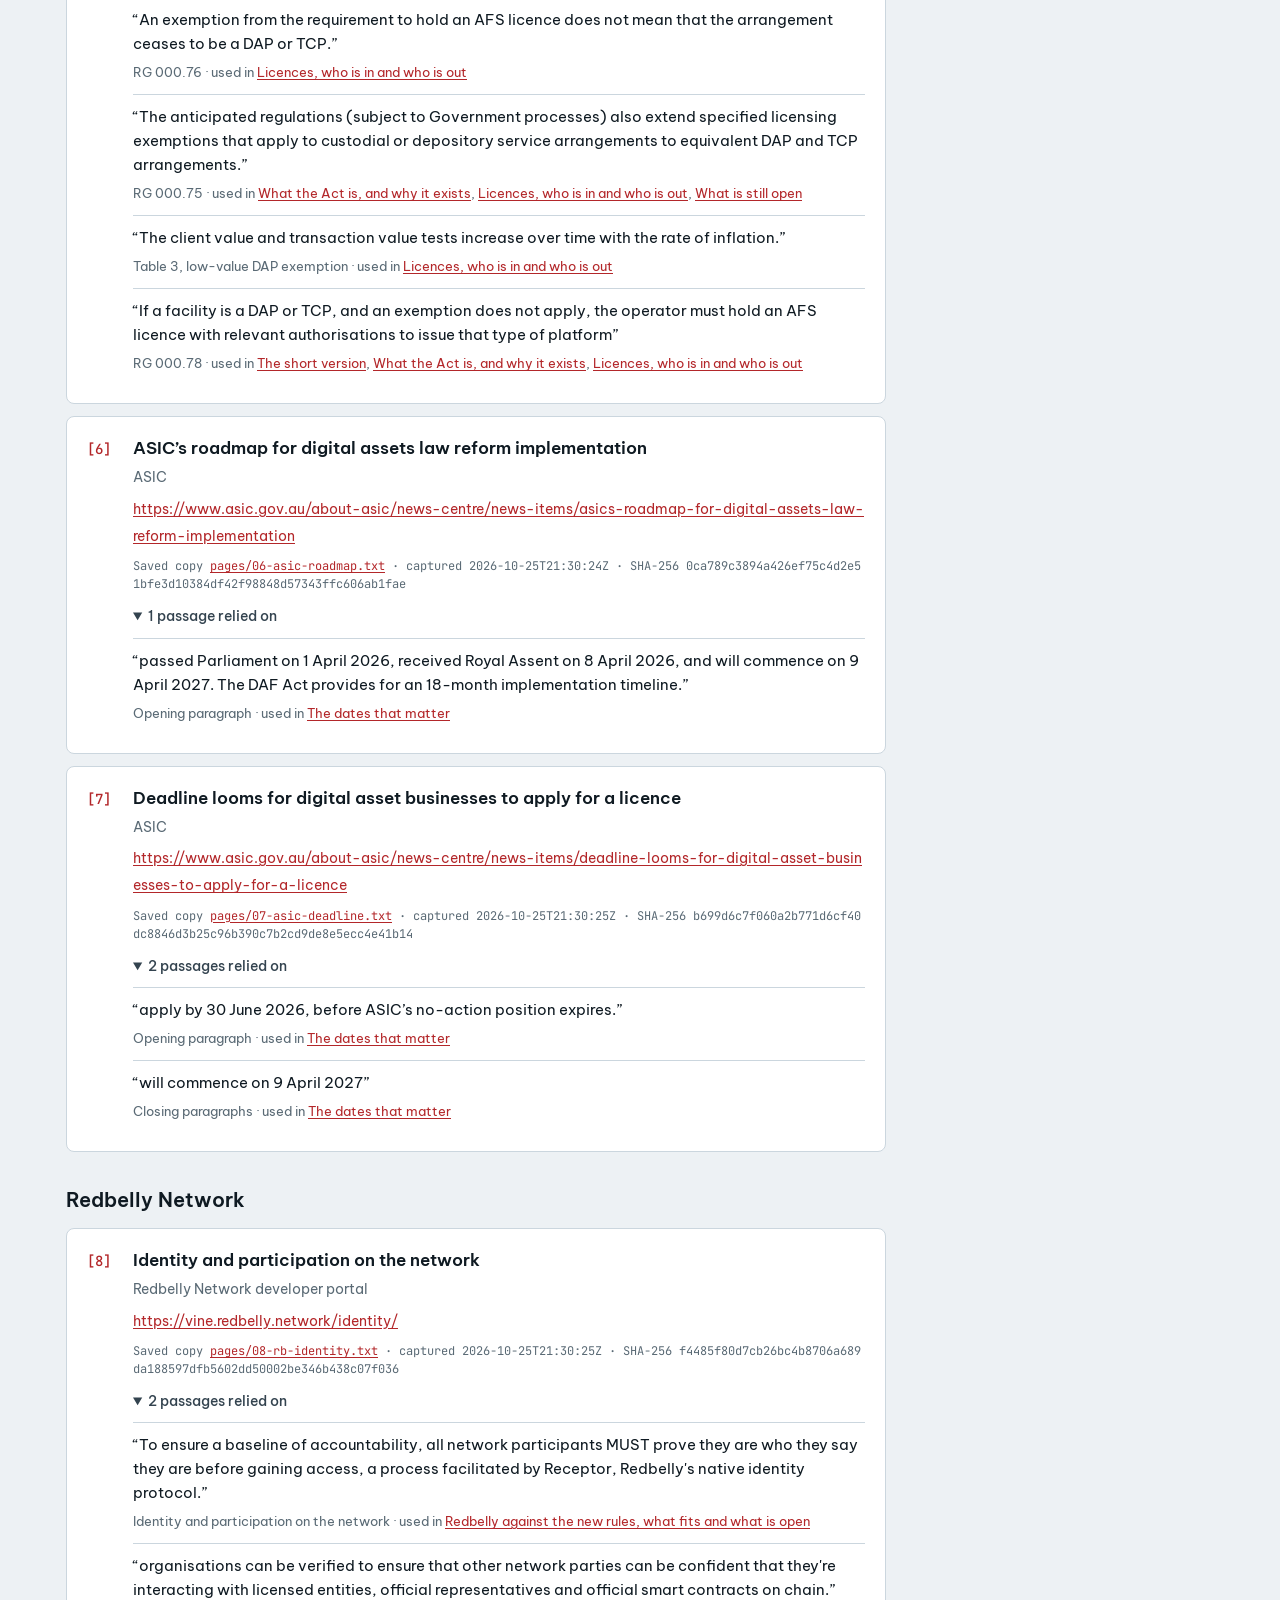
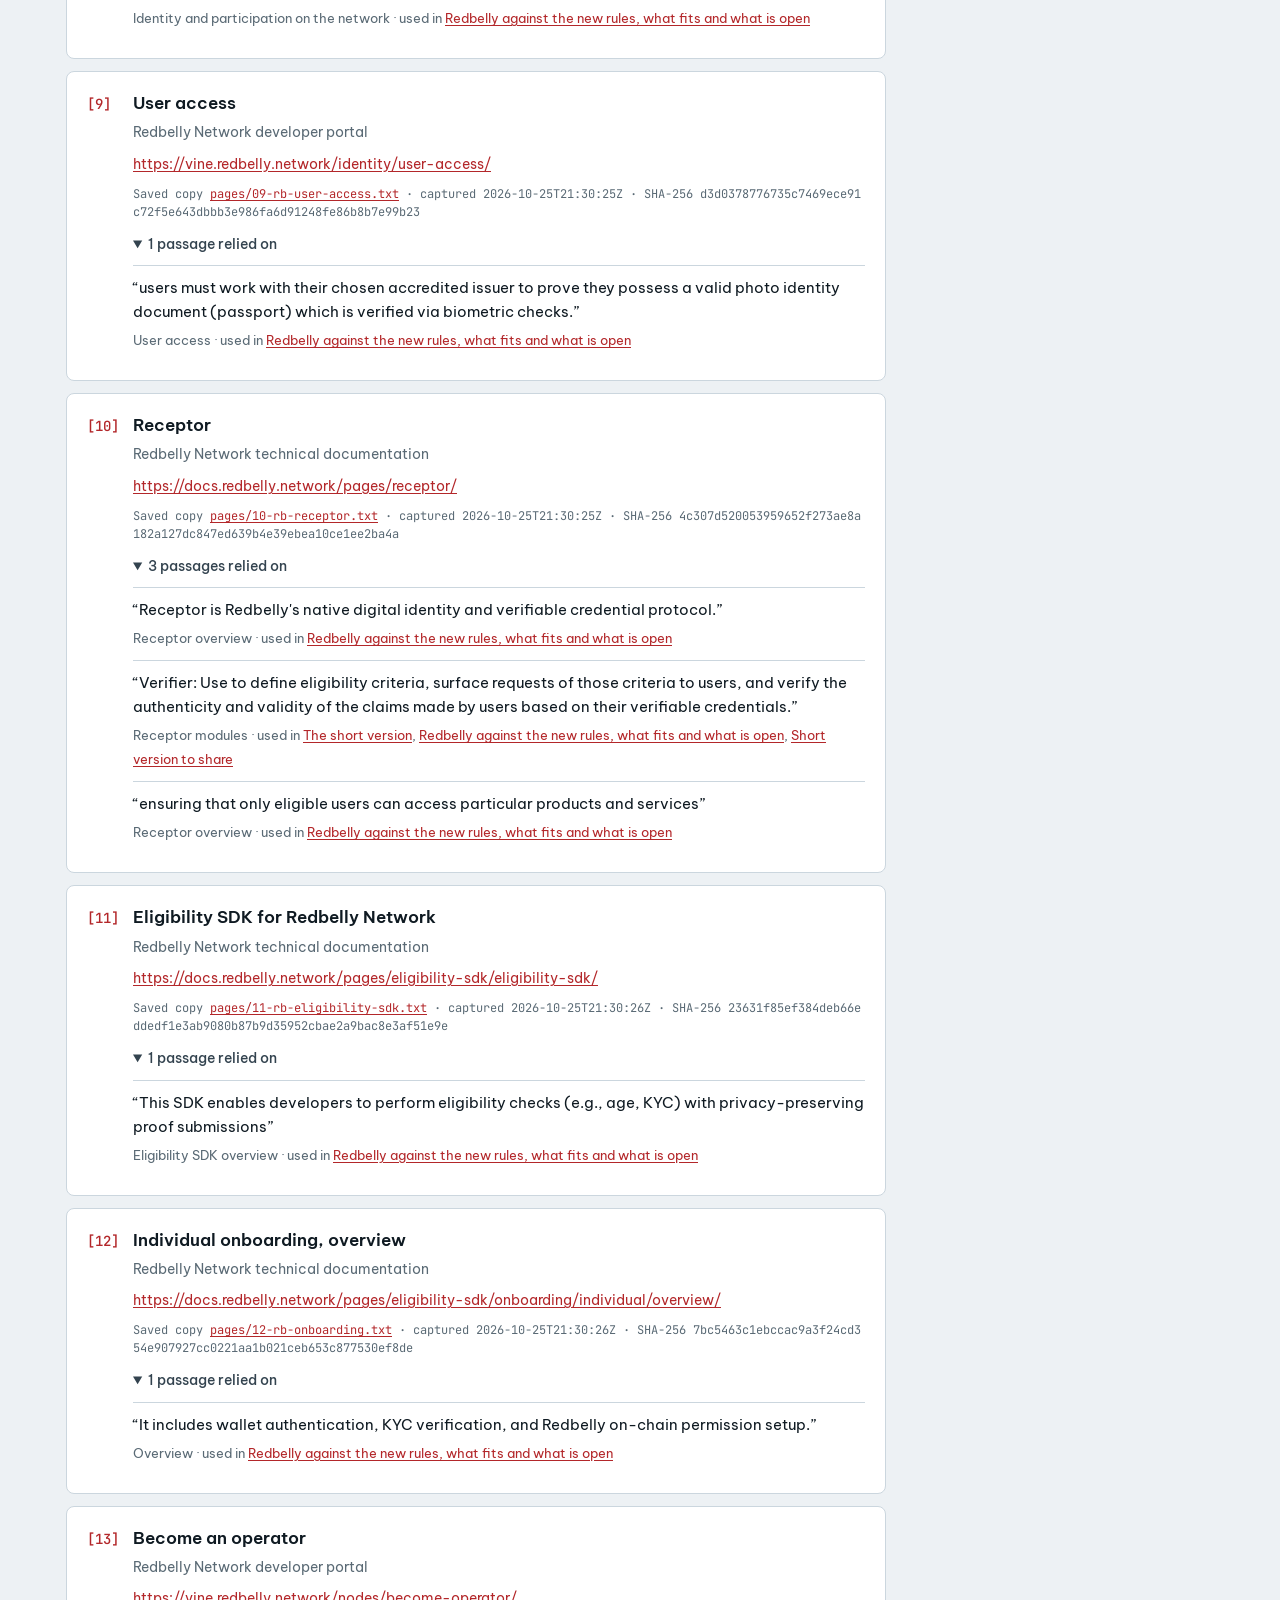
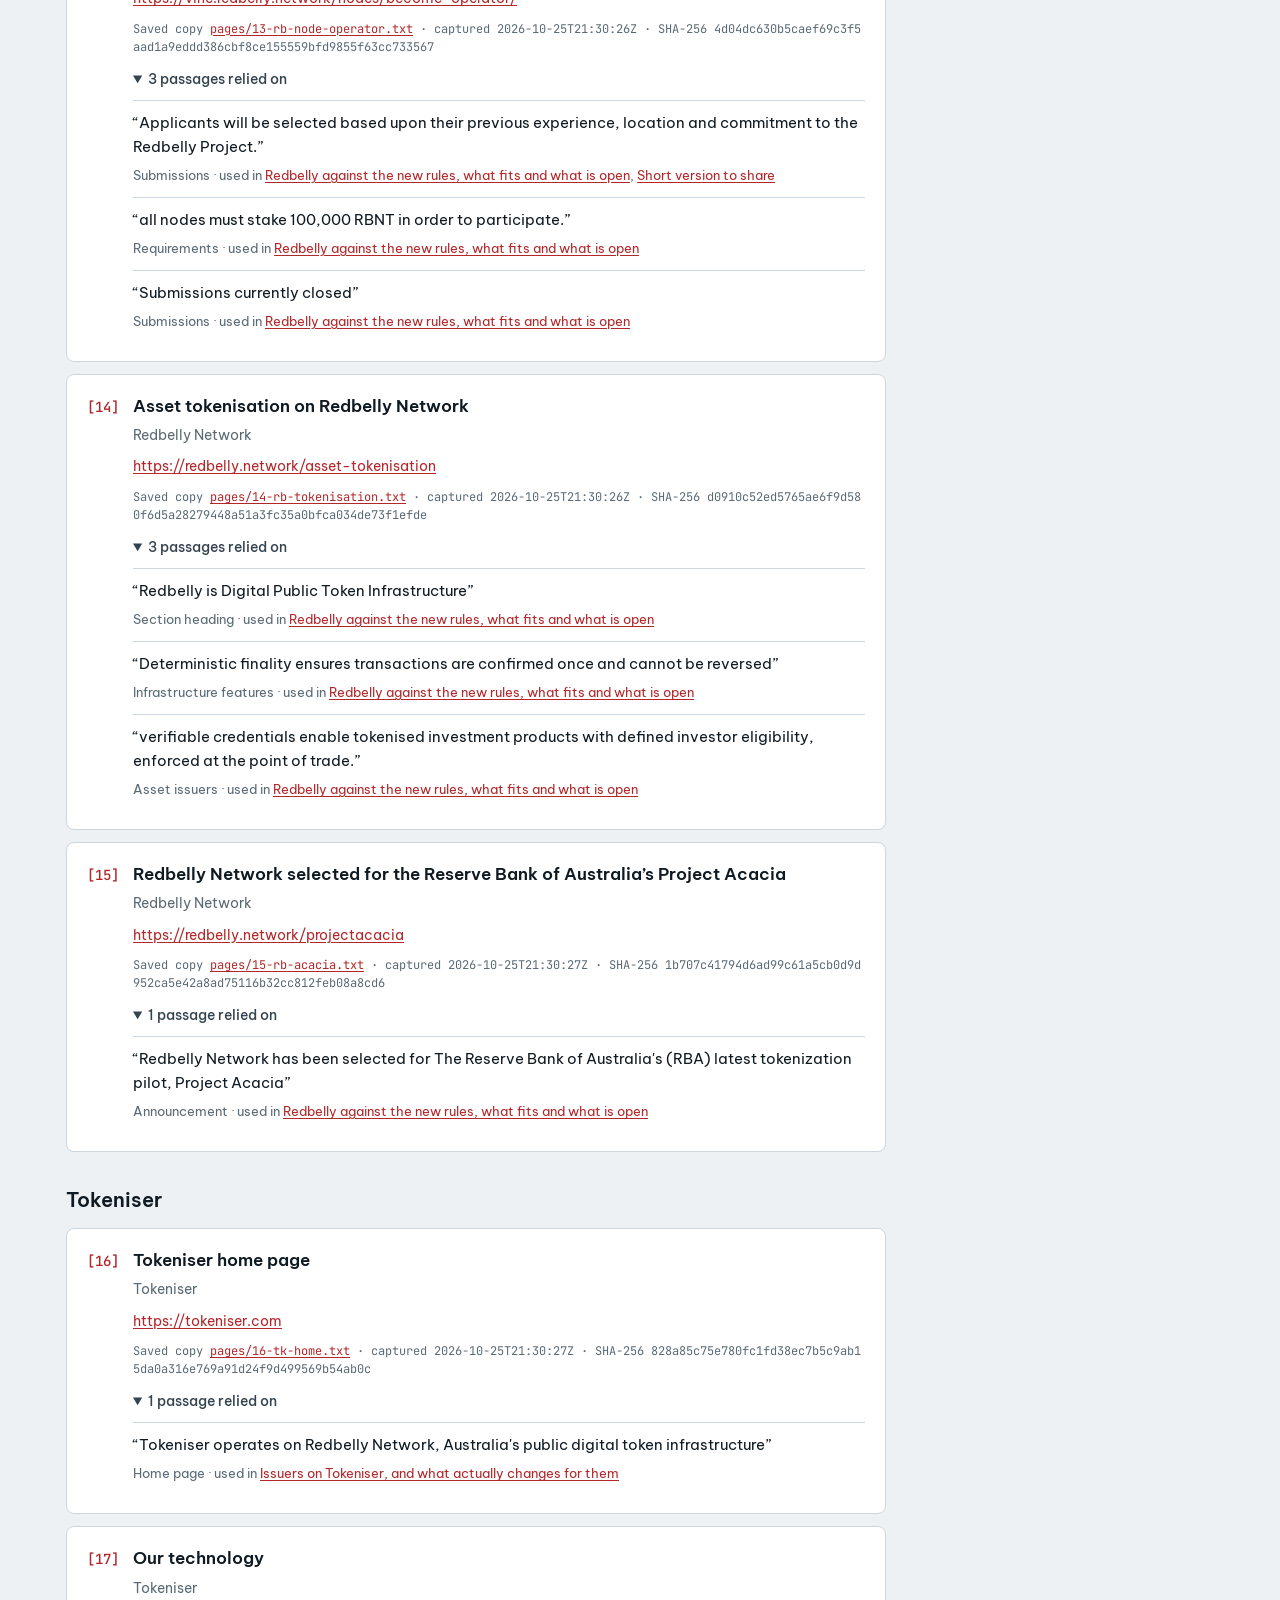
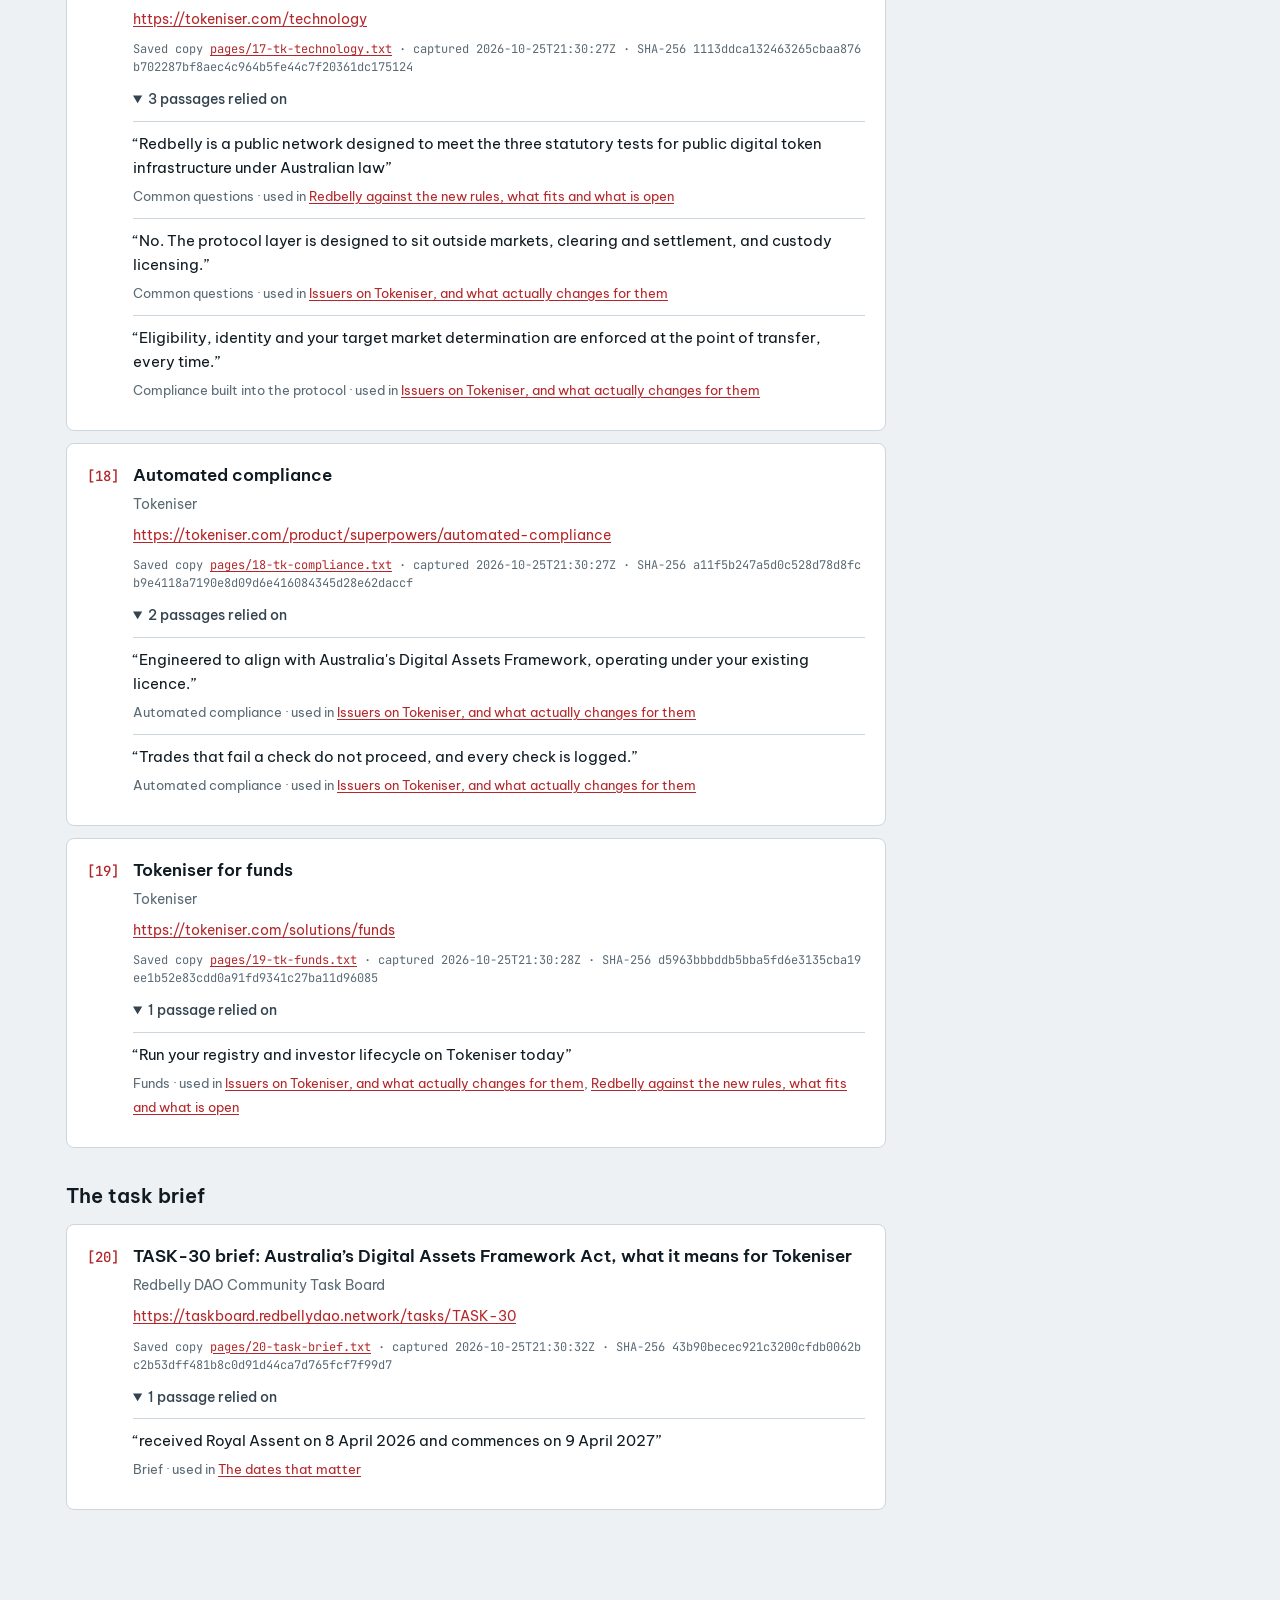
<file: site/source-list.html>
<!doctype html>
<html lang="en-AU">
<head>
<meta charset="utf-8">
<meta name="viewport" content="width=device-width, initial-scale=1">
<title>Sources | The Digital Assets Framework Act, in plain words</title>
<meta name="description" content="Every source behind the Digital Assets Framework Act explainer, with the exact words relied on and a saved copy of each.">
<meta property="og:type" content="article">
<meta property="og:title" content="Sources | The Digital Assets Framework Act, in plain words">
<meta property="og:description" content="Every source behind the Digital Assets Framework Act explainer, with the exact words relied on and a saved copy of each.">
<meta property="og:url" content="https://australia-digital-assets-framework.vercel.app/source-list.html">
<meta property="og:image" content="https://australia-digital-assets-framework.vercel.app/assets/img/social-card.png">
<meta name="twitter:card" content="summary_large_image">
<link rel="icon" href="assets/img/favicon-32.png" sizes="32x32">
<link rel="apple-touch-icon" href="assets/img/touch-icon-180.png">
<link rel="stylesheet" href="assets/guide.css">
<script>try{var t=localStorage.getItem("daf-theme");if(t==="light"||t==="dark")document.documentElement.setAttribute("data-theme",t)}catch(e){}</script>
</head>
<body>
<a class="skip" href="#main">Skip to the content</a>
<header class="bar"><div class="bar-in">
<a class="brand" href="index.html"><img src="assets/img/logo-dark-bg.png" alt="Redbelly DAO" width="43" height="30"><span>Digital Assets Framework Act</span></a>
<nav class="nav" aria-label="Pages"><a href="index.html">Guide</a><a href="share.html">Short version</a><a href="source-list.html" aria-current="page">Sources</a></nav>
<button class="theme" type="button" aria-label="Switch colour theme">Dark</button>
</div></header>
<section class="hero"><div class="hero-in">
<p class="eyebrow"><b>&#9632;</b> Evidence</p>
<h1>Every source, and the exact words used</h1>
<p class="sub">20 sources, numbered as they are cited in the guide. Primary sources come first. Each passage is quoted word for word, with a link to the source and to a saved copy taken on 25 October 2026.</p>
<div class="actions"><a class="btn btn-fill" href="downloads/source-list.md" download>Source list (Markdown)</a><a class="btn btn-line" href="source-copies/fingerprints.json">Saved copies with SHA-256</a></div>
</div></section>
<div class="wrap"><main id="main" class="page" tabindex="-1"><section class="src-group"><h2>The Act</h2><article class="src" id="src-1"><div class="src-top"><span class="src-n">[1]</span><div><h3>Corporations Amendment (Digital Assets Framework) Act 2026 (No. 38, 2026), as made</h3><p class="pub">Federal Register of Legislation</p><a class="url" href="https://www.legislation.gov.au/C2026A00038/asmade/text" rel="noopener">https://www.legislation.gov.au/C2026A00038/asmade/text</a><p class="meta">Saved copy <a href="source-copies/pages/01-act.txt">pages/01-act.txt</a> &middot; captured 2026-10-25T21:30:19Z &middot; SHA-256 e86564fd594dbcc1ca78604f3436213f1f6b79eaada73558e60419d7e0c4387f</p><details open><summary>39 passages relied on</summary><ul class="quotes"><li id="e-act-number"><blockquote>“No. 38, 2026”</blockquote><span class="at">Title page &middot; used in <a href="index.html#what">What the Act is, and why it exists</a></span></li><li id="e-act-assent"><blockquote>“[Assented to 8 April 2026]”</blockquote><span class="at">Long title &middot; used in <a href="index.html#what">What the Act is, and why it exists</a>, <a href="index.html#dates">The dates that matter</a></span></li><li id="e-act-commence-rule"><blockquote>“The day after the end of the period of 12 months beginning on the day this Act receives the Royal Assent.”</blockquote><span class="at">Section 2, commencement table &middot; used in <a href="index.html#dates">The dates that matter</a></span></li><li id="e-act-commence-date"><blockquote>“8 April 2027”</blockquote><span class="at">Section 2, commencement table, column 3 &middot; used in <a href="index.html#short">The short version</a>, <a href="index.html#dates">The dates that matter</a>, <a href="share.html">Short version to share</a></span></li><li id="e-act-column3"><blockquote>“Any information in column 3 of the table is not part of this Act.”</blockquote><span class="at">Subsection 2(2) &middot; used in <a href="index.html#dates">The dates that matter</a></span></li><li id="e-act-amends"><blockquote>“An Act to amend the law relating to corporations and financial services, and for related purposes”</blockquote><span class="at">Long title &middot; used in <a href="index.html#what">What the Act is, and why it exists</a></span></li><li id="e-act-asic-act"><blockquote>“Part 7—Amendment of the ASIC Act”</blockquote><span class="at">Schedule 1, Part 7 &middot; used in <a href="index.html#what">What the Act is, and why it exists</a></span></li><li id="e-act-second-reading"><blockquote>“House of Representatives on 26 November 2025 Senate on 5 February 2026”</blockquote><span class="at">End note &middot; used in <a href="index.html#dates">The dates that matter</a></span></li><li id="e-act-token"><blockquote>“the person can (whether alone or jointly with one or more other persons): (a) transfer the electronic record; and (b) exclude one or more other persons from transferring the electronic record; and (c) demonstrate that the person can do the things in paragraphs (a) and (b).”</blockquote><span class="at">New s 761GB(1) and (2) &middot; used in <a href="index.html#terms">Six terms that do most of the work</a>, <a href="index.html#licence">Licences, who is in and who is out</a></span></li><li id="e-act-token-fact"><blockquote>“it only matters what the person can do as a matter of fact rather than law”</blockquote><span class="at">New s 761GB(3) &middot; used in <a href="index.html#terms">Six terms that do most of the work</a></span></li><li id="e-act-joint"><blockquote>“the person needs the express cooperation of another person in order to be able to satisfy paragraph 761GB(2)(a), (b) or (c) for the electronic record; and (b) that other person can unilaterally satisfy that paragraph for the electronic record.”</blockquote><span class="at">New s 86(3) &middot; used in <a href="index.html#terms">Six terms that do most of the work</a>, <a href="index.html#licence">Licences, who is in and who is out</a></span></li><li id="e-act-dap"><blockquote>“A digital asset platform is a facility under which: (a) a person (the operator) possesses one or more digital tokens (the underlying assets); and (b) the underlying assets are so possessed for or on behalf of another person”</blockquote><span class="at">New s 761GC(1) &middot; used in <a href="index.html#short">The short version</a>, <a href="index.html#what">What the Act is, and why it exists</a>, <a href="index.html#terms">Six terms that do most of the work</a>, <a href="index.html#licence">Licences, who is in and who is out</a>, <a href="index.html#issuers">Issuers on Tokeniser, and what actually changes for them</a>, <a href="share.html">Short version to share</a></span></li><li id="e-act-tcp"><blockquote>“a person (the operator) identifies one or more assets other than money (the underlying assets); and (b) for each underlying asset: (i) the operator creates a single digital token; and (ii) possessing the digital token confers a right to redeem, or direct the delivery of, the underlying asset”</blockquote><span class="at">New s 761GD(1) &middot; used in <a href="index.html#short">The short version</a>, <a href="index.html#what">What the Act is, and why it exists</a>, <a href="index.html#terms">Six terms that do most of the work</a>, <a href="index.html#licence">Licences, who is in and who is out</a>, <a href="index.html#issuers">Issuers on Tokeniser, and what actually changes for them</a>, <a href="share.html">Short version to share</a></span></li><li id="e-act-tcp-not-dap"><blockquote>“Despite subsection (1), a tokenised custody platform cannot be a digital asset platform.”</blockquote><span class="at">New s 761GC(4) &middot; used in <a href="index.html#terms">Six terms that do most of the work</a></span></li><li id="e-act-products"><blockquote>“(la) a digital asset platform, unless the platform is a managed investment scheme; (lb) a tokenised custody platform, unless the platform is a managed investment scheme;”</blockquote><span class="at">New s 764A(1)(la) and (lb) &middot; used in <a href="index.html#short">The short version</a>, <a href="index.html#what">What the Act is, and why it exists</a>, <a href="index.html#issuers">Issuers on Tokeniser, and what actually changes for them</a>, <a href="share.html">Short version to share</a></span></li><li id="e-act-tcp-mis-test"><blockquote>“(iv) all of the underlying assets must belong to the same class of asset; and (v) the digital token created for an underlying asset can only be divisible to the same extent that the underlying asset is reasonably capable of being divisible in a way that each part can be physically delivered;”</blockquote><span class="at">New para (md) of the definition of managed investment scheme, s 9 &middot; used in <a href="index.html#issuers">Issuers on Tokeniser, and what actually changes for them</a></span></li><li id="e-act-pdti"><blockquote>“(a) the protocols are a set of open source and publicly accessible standards for transmitting, processing and recording electronic records in a non-discretionary manner; (b) the protocols permit any person to contribute to the integrity, functionality and reliability of the infrastructure by conducting activities involving transmitting, processing and recording such electronic records; (c) the protocols are not reliant on any participant having a role so critical that the transmitting, processing, or recording of such electronic records cannot happen without the participant;”</blockquote><span class="at">New s 9E(2) &middot; used in <a href="index.html#short">The short version</a>, <a href="index.html#terms">Six terms that do most of the work</a>, <a href="index.html#redbelly">Redbelly against the new rules, what fits and what is open</a></span></li><li id="e-act-pdti-not-product"><blockquote>“(xa) public digital token infrastructure;”</blockquote><span class="at">New s 765A(1)(xa) &middot; used in <a href="index.html#terms">Six terms that do most of the work</a>, <a href="index.html#licence">Licences, who is in and who is out</a>, <a href="index.html#redbelly">Redbelly against the new rules, what fits and what is open</a></span></li><li id="e-act-consensus-not-service"><blockquote>“None of the following is the provision of a financial service: (a) a person&#x27;s conduct done in the course of work of a kind ordinarily done by clerks or cashiers; (b) conducting activities described in paragraph 9E(2)(b) (about consensus activities involving public digital token infrastructure).”</blockquote><span class="at">New s 766A(3) &middot; used in <a href="index.html#licence">Licences, who is in and who is out</a>, <a href="index.html#redbelly">Redbelly against the new rules, what fits and what is open</a></span></li><li id="e-act-low-value"><blockquote>“(i) no financial products are held under any digital asset platform (a relevant platform) issued by a member of the person&#x27;s closely-related group; and (ii) the total value of transactions in the last 12 months through all relevant platforms does not exceed $10 million; and (iii) whenever a digital token begins to be an underlying asset of a relevant platform for a client (whether directly or through a nominee), the total of the entry values of all underlying assets of all relevant platforms for the client does not exceed $5,000; and (iv) the person has lodged with ASIC, in the prescribed form, notice that the person intends to rely on the exemption in this paragraph for digital asset platforms;”</blockquote><span class="at">New s 911A(2)(ja) &middot; used in <a href="index.html#short">The short version</a>, <a href="index.html#licence">Licences, who is in and who is out</a>, <a href="share.html">Short version to share</a></span></li><li id="e-act-low-value-raise"><blockquote>“An amount in the exemption under paragraph (2)(ja) is taken to be replaced by any higher amount prescribed in, or worked out using a method prescribed in, regulations made for the purposes of this subsection.”</blockquote><span class="at">New s 911A(4B) &middot; used in <a href="index.html#licence">Licences, who is in and who is out</a></span></li><li id="e-act-arranging"><blockquote>“(i) advising another person about the existence of a digital asset platform or tokenised custody platform; (ii) arranging for another person to use a digital asset platform or tokenised custody platform; and when the person provides the service: (iii) the person does so in the ordinary course of the person&#x27;s business; and (iv) such services are not a significant part of the person&#x27;s business;”</blockquote><span class="at">New s 911A(2)(jb) &middot; used in <a href="index.html#licence">Licences, who is in and who is out</a></span></li><li id="e-act-asset-standards"><blockquote>“possessing and safeguarding the underlying assets of the platforms; or (ii) recordkeeping, reconciliation and reporting for the underlying assets of the platforms; or (iii) using the underlying assets of the platforms;”</blockquote><span class="at">New s 912BE(1) &middot; used in <a href="index.html#redbelly">Redbelly against the new rules, what fits and what is open</a></span></li><li id="e-act-money-trust"><blockquote>“requires any money held under a digital asset platform or tokenised custody platform (that is not an underlying asset of the platform) to be held in trust for, or on behalf of, a client under the platform”</blockquote><span class="at">New s 912BE(2)(b) &middot; used in <a href="index.html#holders">What holders get from the new rules</a></span></li><li id="e-act-one-wallet"><blockquote>“in one wallet; if the licensee&#x27;s internal accounting system identifies the digital tokens as the client&#x27;s”</blockquote><span class="at">New s 912BE(2)(e) &middot; used in <a href="index.html#holders">What holders get from the new rules</a></span></li><li id="e-act-eligibility"><blockquote>“transparent and non-discriminatory eligibility criteria for identifying who can become a client under the platform”</blockquote><span class="at">New s 912BG(1)(a) &middot; used in <a href="index.html#short">The short version</a>, <a href="index.html#terms">Six terms that do most of the work</a>, <a href="index.html#issuers">Issuers on Tokeniser, and what actually changes for them</a>, <a href="index.html#redbelly">Redbelly against the new rules, what fits and what is open</a>, <a href="share.html">Short version to share</a></span></li><li id="e-act-settlement-method"><blockquote>“the method (the settlement method) for executing client instructions to execute and settle transactions involving the acquisition or disposal of underlying assets of the platform”</blockquote><span class="at">New s 912BG(1)(c) &middot; used in <a href="index.html#redbelly">Redbelly against the new rules, what fits and what is open</a></span></li><li id="e-act-register"><blockquote>“whether and how a client&#x27;s acquisition of an underlying asset of the platform will be recorded in any legal or technical register”</blockquote><span class="at">New s 912BG(1)(d)(v) &middot; used in <a href="index.html#issuers">Issuers on Tokeniser, and what actually changes for them</a>, <a href="index.html#redbelly">Redbelly against the new rules, what fits and what is open</a></span></li><li id="e-act-rules-contract"><blockquote>“The platform rules of a digital asset platform or tokenised custody platform have effect as a contract under seal: (a) between the licensee and each client under the platform”</blockquote><span class="at">New s 912BG(2) &middot; used in <a href="index.html#holders">What holders get from the new rules</a></span></li><li id="e-act-guide"><blockquote>“The licensee must, before issuing a digital asset platform or tokenised custody platform to a person as a retail client under the platform, give the person a DAP/TCP Guide”</blockquote><span class="at">New s 1020AN(1) &middot; used in <a href="index.html#holders">What holders get from the new rules</a></span></li><li id="e-act-guide-content"><blockquote>“understand the nature of the platform and any risks associated with participation in the platform”</blockquote><span class="at">New s 1020AO(1) &middot; used in <a href="index.html#holders">What holders get from the new rules</a></span></li><li id="e-act-guide-charges"><blockquote>“understand the method and extent of all charges associated with the platform”</blockquote><span class="at">New s 1020AO(1)(c) &middot; used in <a href="index.html#holders">What holders get from the new rules</a></span></li><li id="e-act-offer-notify"><blockquote>“must promptly notify the operator of the platform, and each custodian for the platform, if any of the following events happens”</blockquote><span class="at">New s 741A(1) &middot; used in <a href="index.html#issuers">Issuers on Tokeniser, and what actually changes for them</a></span></li><li id="e-act-offer-no-platform-info"><blockquote>“Nothing in Part 6D.2 or 6D.3 requires a disclosure document for offers of securities under a digital asset platform or tokenised custody platform to include information about: (a) the platform”</blockquote><span class="at">New s 741A(2) &middot; used in <a href="index.html#issuers">Issuers on Tokeniser, and what actually changes for them</a></span></li><li id="e-act-corps"><blockquote>“Division 1—Main amendments Corporations Act 2001”</blockquote><span class="at">Schedule 1, Part 1, Division 1 &middot; used in <a href="index.html#what">What the Act is, and why it exists</a></span></li><li id="e-act-offer-events"><blockquote>“a supplementary or replacement document is lodged with ASIC in relation to the disclosure document”</blockquote><span class="at">New s 741A(1)(d) and (f) &middot; used in <a href="index.html#issuers">Issuers on Tokeniser, and what actually changes for them</a></span></li><li id="e-act-transition"><blockquote>“transition period means the 6-month period starting on commencement.”</blockquote><span class="at">New s 1730 &middot; used in <a href="index.html#dates">The dates that matter</a></span></li><li id="e-act-apply-keep-going"><blockquote>“the DAP/TCP amendments do not apply in relation to the provision of the service until the day after the day ASIC makes a decision described in that paragraph in response to the application.”</blockquote><span class="at">New s 1732(3) &middot; used in <a href="index.html#dates">The dates that matter</a></span></li><li id="e-act-no-apply"><blockquote>“If the responsible person fails to apply during the transition period, then the DAP/TCP amendments will start to apply immediately after the transition period.”</blockquote><span class="at">Note to new s 1732(3) &middot; used in <a href="index.html#dates">The dates that matter</a></span></li></ul></details></div></div></article></section><section class="src-group"><h2>Government</h2><article class="src" id="src-2"><div class="src-top"><span class="src-n">[2]</span><div><h3>New digital asset laws to unlock innovation and safeguard investment (media release, 26 November 2025)</h3><p class="pub">Treasury Ministers</p><a class="url" href="https://ministers.treasury.gov.au/ministers/daniel-mulino-2025/media-releases/new-digital-asset-laws-unlock-innovation-and-safeguard" rel="noopener">https://ministers.treasury.gov.au/ministers/daniel-mulino-2025/media-releases/new-digital-asset-laws-unlock-innovation-and-safeguard</a><p class="meta">Saved copy <a href="source-copies/pages/02-treasury-mr.txt">pages/02-treasury-mr.txt</a> &middot; captured 2026-10-25T21:30:20Z &middot; SHA-256 807d8f7ccd5ec10f5bc60727763dd1a36503f6a7494b98d6e87f11d0839bdc70</p><details open><summary>4 passages relied on</summary><ul class="quotes"><li id="e-tsy-introduced"><blockquote>“The Albanese Government has introduced new legislation to the Parliament to help unlock innovation and protect Australians investing in digital assets.”</blockquote><span class="at">Opening paragraph &middot; used in <a href="index.html#what">What the Act is, and why it exists</a>, <a href="index.html#dates">The dates that matter</a></span></li><li id="e-tsy-gap"><blockquote>“Currently, businesses can hold unlimited client digital assets without financial law safeguards. Recent collapses overseas have shown the consequences of inadequate oversight.”</blockquote><span class="at">Body &middot; used in <a href="index.html#what">What the Act is, and why it exists</a></span></li><li id="e-tsy-obligations"><blockquote>“Providing accessible dispute resolution and compensation if things go wrong.”</blockquote><span class="at">List of core obligations &middot; used in <a href="index.html#holders">What holders get from the new rules</a></span></li><li id="e-tsy-small"><blockquote>“Smaller, low‑risk platforms – those holding less than $5,000 per customer and facilitating less than $10 million in transactions per year – will be exempt”</blockquote><span class="at">Body &middot; used in <a href="index.html#licence">Licences, who is in and who is out</a></span></li></ul></details></div></div></article></section><section class="src-group"><h2>ASIC</h2><article class="src" id="src-3"><div class="src-top"><span class="src-n">[3]</span><div><h3>26-245MR ASIC consults on implementation of new digital asset laws</h3><p class="pub">ASIC</p><a class="url" href="https://www.asic.gov.au/about-asic/news-centre/find-a-media-release/2026-releases/26-245mr-asic-consults-on-implementation-of-new-digital-asset-laws" rel="noopener">https://www.asic.gov.au/about-asic/news-centre/find-a-media-release/2026-releases/26-245mr-asic-consults-on-implementation-of-new-digital-asset-laws</a><p class="meta">Saved copy <a href="source-copies/pages/03-asic-26-245mr.txt">pages/03-asic-26-245mr.txt</a> &middot; captured 2026-10-25T21:30:21Z &middot; SHA-256 6151a314f0f311a570bbca6770fbdc7e23969ccdf126cd65ca73539979946d9b</p><details open><summary>7 passages relied on</summary><ul class="quotes"><li id="e-mr-commencing"><blockquote>“ASIC has today commenced consultation on guidance and standards to implement new laws for digital asset platforms and tokenised custody platforms commencing on 8 April 2027.”</blockquote><span class="at">Opening paragraph &middot; used in <a href="index.html#short">The short version</a>, <a href="index.html#dates">The dates that matter</a></span></li><li id="e-mr-same-activity"><blockquote>“Our approach is based on the principle of “same activity, same risk, same regulatory outcome” to align Australia with the approach of comparable overseas jurisdictions.”</blockquote><span class="at">Quote from ASIC Commissioner Alan Kirkland &middot; used in <a href="index.html#what">What the Act is, and why it exists</a></span></li><li id="e-mr-firms-will-need"><blockquote>“apply for (or vary) an Australian financial services licence, provide customer disclosure documents and platform rules, and comply with asset-holding standards, transactional and settlement standards, and net tangible asset requirements, where relevant.”</blockquote><span class="at">Body &middot; used in <a href="index.html#open">What is still open</a></span></li><li id="e-mr-closes"><blockquote>“ASIC’s consultation is open until 5pm AEDT 27 November 2026.”</blockquote><span class="at">Body &middot; used in <a href="index.html#short">The short version</a>, <a href="index.html#dates">The dates that matter</a>, <a href="index.html#open">What is still open</a>, <a href="share.html">Short version to share</a></span></li><li id="e-mr-roadmap-april"><blockquote>“In April 2026, ASIC set out its roadmap for implementing the new regime to support industry.”</blockquote><span class="at">Body &middot; used in <a href="index.html#dates">The dates that matter</a></span></li><li id="e-mr-no-action-extended"><blockquote>“In June 2026, ASIC clarified and expanded the full scope and conditions of its no-action position and extended the deadline to 30 September 2026”</blockquote><span class="at">Body &middot; used in <a href="index.html#dates">The dates that matter</a></span></li><li id="e-mr-applications"><blockquote>“ASIC has recorded over 140 applications from businesses seeking to provide digital asset-related financial services.”</blockquote><span class="at">Body &middot; used in <a href="index.html#dates">The dates that matter</a></span></li></ul></details></div></div></article><article class="src" id="src-4"><div class="src-top"><span class="src-n">[4]</span><div><h3>Consultation Paper 392, Digital asset law reform implementation: Proposed standards and guidance (15 October 2026)</h3><p class="pub">ASIC</p><a class="url" href="https://download.asic.gov.au/media/0pqj5lgc/cp392-published-15-october-2026.pdf" rel="noopener">https://download.asic.gov.au/media/0pqj5lgc/cp392-published-15-october-2026.pdf</a><p class="meta">Saved copy <a href="source-copies/pages/04-asic-cp392.txt">pages/04-asic-cp392.txt</a> &middot; captured 2026-10-25T21:30:22Z &middot; SHA-256 437138b6ba5665f0d2d8ebb68079ce20089eeeb9670c146504ccfada993580f0</p><details open><summary>14 passages relied on</summary><ul class="quotes"><li id="e-cp-passed"><blockquote>“On 1 April 2026, Parliament passed the DAF Act. It received Royal Assent on 8 April 2026.”</blockquote><span class="at">Paragraph 1 &middot; used in <a href="index.html#what">What the Act is, and why it exists</a>, <a href="index.html#dates">The dates that matter</a></span></li><li id="e-cp-purpose"><blockquote>“The DAF Act addresses regulatory gaps and consequent uncertainty regarding digital assets, and some infrastructure and arrangements that support them. It aims to foster innovation, enhance competition and growth, and strengthen Australia’s position in the global digital asset ecosystem.”</blockquote><span class="at">Paragraph 3 &middot; used in <a href="index.html#what">What the Act is, and why it exists</a></span></li><li id="e-cp-apply-by"><blockquote>“The DAF Act commences on 8 April 2027. If you are currently operating a platform that will be considered a DAP or TCP on 8 April 2027, you must apply for an Australian financial services (AFS) licence or variation by 7 October 2027. You can continue operating while we assess your application.”</blockquote><span class="at">Background, key points &middot; used in <a href="index.html#short">The short version</a>, <a href="index.html#licence">Licences, who is in and who is out</a>, <a href="index.html#dates">The dates that matter</a>, <a href="share.html">Short version to share</a></span></li><li id="e-cp-stage-released"><blockquote>“15 October 2026 Consultation paper released”</blockquote><span class="at">What will happen next, stage 1 &middot; used in <a href="index.html#dates">The dates that matter</a></span></li><li id="e-cp-stage-feedback"><blockquote>“27 November 2026 Feedback due on the consultation paper”</blockquote><span class="at">What will happen next, stage 2 &middot; used in <a href="index.html#dates">The dates that matter</a></span></li><li id="e-cp-stage-publish"><blockquote>“March 2027 Publication of instruments and guidance”</blockquote><span class="at">What will happen next, stage 4 &middot; used in <a href="index.html#what">What the Act is, and why it exists</a>, <a href="index.html#dates">The dates that matter</a>, <a href="index.html#open">What is still open</a></span></li><li id="e-cp-stage-open"><blockquote>“8 April 2027 The DAF Act commences and licence applications open”</blockquote><span class="at">What will happen next, stage 5 &middot; used in <a href="index.html#dates">The dates that matter</a></span></li><li id="e-cp-stage-close"><blockquote>“7 October 2027 Close of transition window for existing firms to make a licence application (new application or variation)”</blockquote><span class="at">What will happen next, stage 6 &middot; used in <a href="index.html#dates">The dates that matter</a></span></li><li id="e-cp-from-8-october"><blockquote>“from 8 October 2027, DAP and TCP operators (and certain other financial services providers) will require an appropriate DAP or TCP-related licence authorisation to carry on a financial services business in Australia, unless covered by a licensing exemption”</blockquote><span class="at">Paragraph 39 &middot; used in <a href="index.html#dates">The dates that matter</a></span></li><li id="e-cp-related-services"><blockquote>“Related financial services will also require an AFS licence (e.g. to deal in other than issue, or provide advice about DAPs and TCPs).”</blockquote><span class="at">Paragraph 41 &middot; used in <a href="index.html#licence">Licences, who is in and who is out</a></span></li><li id="e-cp-list"><blockquote>“we are considering publishing a list of firms that apply for or vary an AFS licence by 7 October 2027 (and can therefore continue operating until their application is decided).”</blockquote><span class="at">Paragraph after proposal A3 &middot; used in <a href="index.html#dates">The dates that matter</a>, <a href="index.html#open">What is still open</a></span></li><li id="e-cp-pdti-permissionless"><blockquote>“This includes public permissionless blockchain networks as well as decentralised applications on those networks.”</blockquote><span class="at">Proposed guidance on PDTI &middot; used in <a href="index.html#redbelly">Redbelly against the new rules, what fits and what is open</a></span></li><li id="e-cp-pdti-select"><blockquote>“Infrastructure where ‘only select persons became able to conduct consensus activities’ is not PDTI (paragraph 1.340). This could include restrictions for KYC requirements, but is unlikely to include consideration of base hardware requirements or minimum staking thresholds if those apply universally”</blockquote><span class="at">Proposed guidance on PDTI &middot; used in <a href="index.html#short">The short version</a>, <a href="index.html#redbelly">Redbelly against the new rules, what fits and what is open</a>, <a href="index.html#open">What is still open</a>, <a href="share.html">Short version to share</a></span></li><li id="e-cp-pdti-point-in-time"><blockquote>“an entity’s licensing requirements are assessed at a point in time, and not based on any future expected state.”</blockquote><span class="at">Proposed guidance on PDTI &middot; used in <a href="index.html#redbelly">Redbelly against the new rules, what fits and what is open</a></span></li></ul></details></div></div></article><article class="src" id="src-5"><div class="src-top"><span class="src-n">[5]</span><div><h3>Attachment 1 to CP 392: draft Regulatory Guide 000, Digital asset platforms and tokenised custody platforms</h3><p class="pub">ASIC</p><a class="url" href="https://download.asic.gov.au/media/a3cpo5ds/attachment-1-to-cp392-published-15-october-2026.pdf" rel="noopener">https://download.asic.gov.au/media/a3cpo5ds/attachment-1-to-cp392-published-15-october-2026.pdf</a><p class="meta">Saved copy <a href="source-copies/pages/05-asic-draft-rg.txt">pages/05-asic-draft-rg.txt</a> &middot; captured 2026-10-25T21:30:23Z &middot; SHA-256 4eaa301df3eb90e4a053cff4a5751d9b3d1d263c7eb937b2a6dc879e981b7498</p><details open><summary>16 passages relied on</summary><ul class="quotes"><li id="e-rg-disclaimer"><blockquote>“This guide does not constitute legal advice.”</blockquote><span class="at">Disclaimer &middot; used in <a href="index.html#short">The short version</a></span></li><li id="e-rg-unsure"><blockquote>“If you are unsure, seek legal or regulatory advice.”</blockquote><span class="at">Figure 1, final step &middot; used in <a href="index.html#short">The short version</a>, <a href="index.html#licence">Licences, who is in and who is out</a></span></li><li id="e-rg-two-guides"><blockquote>“INFO 225 explains when a digital asset or related arrangement is itself a financial product and whether an exemption or exclusion applies.”</blockquote><span class="at">RG 000.23 &middot; used in <a href="index.html#licence">Licences, who is in and who is out</a></span></li><li id="e-rg-separate-product"><blockquote>“A DAP or TCP is a financial product, separate from any digital asset or underlying asset made available or held through the DAP or TCP.”</blockquote><span class="at">RG 000.20 &middot; used in <a href="index.html#licence">Licences, who is in and who is out</a></span></li><li id="e-rg-not-every-tokenisation"><blockquote>“Not every arrangement that tokenises or digitally represents an already existing asset is a TCP.”</blockquote><span class="at">RG 000.35 &middot; used in <a href="index.html#issuers">Issuers on Tokeniser, and what actually changes for them</a></span></li><li id="e-rg-mixed-pool"><blockquote>“a token that represents a claim to 1 gram of gold and 1 kg of silver is not a TCP”</blockquote><span class="at">RG 000.35(a) &middot; used in <a href="index.html#licence">Licences, who is in and who is out</a>, <a href="index.html#issuers">Issuers on Tokeniser, and what actually changes for them</a></span></li><li id="e-rg-investment-decisions"><blockquote>“the operator makes investment decisions for the client”</blockquote><span class="at">RG 000.35(b) &middot; used in <a href="index.html#issuers">Issuers on Tokeniser, and what actually changes for them</a></span></li><li id="e-rg-native"><blockquote>“a ‘direct’ or ‘native’ tokenisation arrangement (where each token represents a unit in a unit trust using the blockchain as the primary unit-holder register) would generally be a managed investment scheme rather than a TCP.”</blockquote><span class="at">Note to RG 000.35 &middot; used in <a href="index.html#short">The short version</a>, <a href="index.html#licence">Licences, who is in and who is out</a>, <a href="index.html#issuers">Issuers on Tokeniser, and what actually changes for them</a>, <a href="share.html">Short version to share</a></span></li><li id="e-rg-tcp-financial-products"><blockquote>“Underlying assets of a TCP can include financial products and can include digital tokens that are financial products.”</blockquote><span class="at">RG 000.33 &middot; used in <a href="index.html#issuers">Issuers on Tokeniser, and what actually changes for them</a></span></li><li id="e-rg-merely-possessing"><blockquote>“Merely possessing digital tokens does not make a facility a DAP—the operator must possess them for or on behalf of a client or their nominee.”</blockquote><span class="at">RG 000.37 &middot; used in <a href="index.html#what">What the Act is, and why it exists</a>, <a href="index.html#licence">Licences, who is in and who is out</a></span></li><li id="e-rg-cannot-direct"><blockquote>“A facility may not be a DAP or TCP where the client cannot direct how the underlying assets are dealt with.”</blockquote><span class="at">RG 000.56 &middot; used in <a href="index.html#licence">Licences, who is in and who is out</a></span></li><li id="e-rg-other-product"><blockquote>“Depending on its terms, the facility may be a derivative, a facility for making a financial investment or another financial product.”</blockquote><span class="at">RG 000.56 &middot; used in <a href="index.html#licence">Licences, who is in and who is out</a></span></li><li id="e-rg-exemption-still-dap"><blockquote>“An exemption from the requirement to hold an AFS licence does not mean that the arrangement ceases to be a DAP or TCP.”</blockquote><span class="at">RG 000.76 &middot; used in <a href="index.html#licence">Licences, who is in and who is out</a></span></li><li id="e-rg-anticipated-regs"><blockquote>“The anticipated regulations (subject to Government processes) also extend specified licensing exemptions that apply to custodial or depository service arrangements to equivalent DAP and TCP arrangements.”</blockquote><span class="at">RG 000.75 &middot; used in <a href="index.html#what">What the Act is, and why it exists</a>, <a href="index.html#licence">Licences, who is in and who is out</a>, <a href="index.html#open">What is still open</a></span></li><li id="e-rg-inflation"><blockquote>“The client value and transaction value tests increase over time with the rate of inflation.”</blockquote><span class="at">Table 3, low-value DAP exemption &middot; used in <a href="index.html#licence">Licences, who is in and who is out</a></span></li><li id="e-rg-who-needs"><blockquote>“If a facility is a DAP or TCP, and an exemption does not apply, the operator must hold an AFS licence with relevant authorisations to issue that type of platform”</blockquote><span class="at">RG 000.78 &middot; used in <a href="index.html#short">The short version</a>, <a href="index.html#what">What the Act is, and why it exists</a>, <a href="index.html#licence">Licences, who is in and who is out</a></span></li></ul></details></div></div></article><article class="src" id="src-6"><div class="src-top"><span class="src-n">[6]</span><div><h3>ASIC’s roadmap for digital assets law reform implementation</h3><p class="pub">ASIC</p><a class="url" href="https://www.asic.gov.au/about-asic/news-centre/news-items/asics-roadmap-for-digital-assets-law-reform-implementation" rel="noopener">https://www.asic.gov.au/about-asic/news-centre/news-items/asics-roadmap-for-digital-assets-law-reform-implementation</a><p class="meta">Saved copy <a href="source-copies/pages/06-asic-roadmap.txt">pages/06-asic-roadmap.txt</a> &middot; captured 2026-10-25T21:30:24Z &middot; SHA-256 0ca789c3894a426ef75c4d2e51bfe3d10384df42f98848d57343ffc606ab1fae</p><details open><summary>1 passage relied on</summary><ul class="quotes"><li id="e-roadmap-9-april"><blockquote>“passed Parliament on 1 April 2026, received Royal Assent on 8 April 2026, and will commence on 9 April 2027. The DAF Act provides for an 18-month implementation timeline.”</blockquote><span class="at">Opening paragraph &middot; used in <a href="index.html#dates">The dates that matter</a></span></li></ul></details></div></div></article><article class="src" id="src-7"><div class="src-top"><span class="src-n">[7]</span><div><h3>Deadline looms for digital asset businesses to apply for a licence</h3><p class="pub">ASIC</p><a class="url" href="https://www.asic.gov.au/about-asic/news-centre/news-items/deadline-looms-for-digital-asset-businesses-to-apply-for-a-licence" rel="noopener">https://www.asic.gov.au/about-asic/news-centre/news-items/deadline-looms-for-digital-asset-businesses-to-apply-for-a-licence</a><p class="meta">Saved copy <a href="source-copies/pages/07-asic-deadline.txt">pages/07-asic-deadline.txt</a> &middot; captured 2026-10-25T21:30:25Z &middot; SHA-256 b699d6c7f060a2b771d6cf40dc8846d3b25c96b390c7b2cd9de8e5ecc4e41b14</p><details open><summary>2 passages relied on</summary><ul class="quotes"><li id="e-deadline-30-june"><blockquote>“apply by 30 June 2026, before ASIC’s no-action position expires.”</blockquote><span class="at">Opening paragraph &middot; used in <a href="index.html#dates">The dates that matter</a></span></li><li id="e-deadline-9-april"><blockquote>“will commence on 9 April 2027”</blockquote><span class="at">Closing paragraphs &middot; used in <a href="index.html#dates">The dates that matter</a></span></li></ul></details></div></div></article></section><section class="src-group"><h2>Redbelly Network</h2><article class="src" id="src-8"><div class="src-top"><span class="src-n">[8]</span><div><h3>Identity and participation on the network</h3><p class="pub">Redbelly Network developer portal</p><a class="url" href="https://vine.redbelly.network/identity/" rel="noopener">https://vine.redbelly.network/identity/</a><p class="meta">Saved copy <a href="source-copies/pages/08-rb-identity.txt">pages/08-rb-identity.txt</a> &middot; captured 2026-10-25T21:30:25Z &middot; SHA-256 f4485f80d7cb26bc4b8706a689da188597dfb5602dd50002be346b438c07f036</p><details open><summary>2 passages relied on</summary><ul class="quotes"><li id="e-rb-must-prove"><blockquote>“To ensure a baseline of accountability, all network participants MUST prove they are who they say they are before gaining access, a process facilitated by Receptor, Redbelly&#x27;s native identity protocol.”</blockquote><span class="at">Identity and participation on the network &middot; used in <a href="index.html#redbelly">Redbelly against the new rules, what fits and what is open</a></span></li><li id="e-rb-business-verify"><blockquote>“organisations can be verified to ensure that other network parties can be confident that they&#x27;re interacting with licensed entities, official representatives and official smart contracts on chain.”</blockquote><span class="at">Identity and participation on the network &middot; used in <a href="index.html#redbelly">Redbelly against the new rules, what fits and what is open</a></span></li></ul></details></div></div></article><article class="src" id="src-9"><div class="src-top"><span class="src-n">[9]</span><div><h3>User access</h3><p class="pub">Redbelly Network developer portal</p><a class="url" href="https://vine.redbelly.network/identity/user-access/" rel="noopener">https://vine.redbelly.network/identity/user-access/</a><p class="meta">Saved copy <a href="source-copies/pages/09-rb-user-access.txt">pages/09-rb-user-access.txt</a> &middot; captured 2026-10-25T21:30:25Z &middot; SHA-256 d3d0378776735c7469ece91c72f5e643dbbb3e986fa6d91248fe86b8b7e99b23</p><details open><summary>1 passage relied on</summary><ul class="quotes"><li id="e-rb-passport"><blockquote>“users must work with their chosen accredited issuer to prove they possess a valid photo identity document (passport) which is verified via biometric checks.”</blockquote><span class="at">User access &middot; used in <a href="index.html#redbelly">Redbelly against the new rules, what fits and what is open</a></span></li></ul></details></div></div></article><article class="src" id="src-10"><div class="src-top"><span class="src-n">[10]</span><div><h3>Receptor</h3><p class="pub">Redbelly Network technical documentation</p><a class="url" href="https://docs.redbelly.network/pages/receptor/" rel="noopener">https://docs.redbelly.network/pages/receptor/</a><p class="meta">Saved copy <a href="source-copies/pages/10-rb-receptor.txt">pages/10-rb-receptor.txt</a> &middot; captured 2026-10-25T21:30:25Z &middot; SHA-256 4c307d520053959652f273ae8a182a127dc847ed639b4e39ebea10ce1ee2ba4a</p><details open><summary>3 passages relied on</summary><ul class="quotes"><li id="e-rb-receptor-what"><blockquote>“Receptor is Redbelly&#x27;s native digital identity and verifiable credential protocol.”</blockquote><span class="at">Receptor overview &middot; used in <a href="index.html#redbelly">Redbelly against the new rules, what fits and what is open</a></span></li><li id="e-rb-receptor-verifier"><blockquote>“Verifier: Use to define eligibility criteria, surface requests of those criteria to users, and verify the authenticity and validity of the claims made by users based on their verifiable credentials.”</blockquote><span class="at">Receptor modules &middot; used in <a href="index.html#short">The short version</a>, <a href="index.html#redbelly">Redbelly against the new rules, what fits and what is open</a>, <a href="share.html">Short version to share</a></span></li><li id="e-rb-receptor-only-eligible"><blockquote>“ensuring that only eligible users can access particular products and services”</blockquote><span class="at">Receptor overview &middot; used in <a href="index.html#redbelly">Redbelly against the new rules, what fits and what is open</a></span></li></ul></details></div></div></article><article class="src" id="src-11"><div class="src-top"><span class="src-n">[11]</span><div><h3>Eligibility SDK for Redbelly Network</h3><p class="pub">Redbelly Network technical documentation</p><a class="url" href="https://docs.redbelly.network/pages/eligibility-sdk/eligibility-sdk/" rel="noopener">https://docs.redbelly.network/pages/eligibility-sdk/eligibility-sdk/</a><p class="meta">Saved copy <a href="source-copies/pages/11-rb-eligibility-sdk.txt">pages/11-rb-eligibility-sdk.txt</a> &middot; captured 2026-10-25T21:30:26Z &middot; SHA-256 23631f85ef384deb66eddedf1e3ab9080b87b9d35952cbae2a9bac8e3af51e9e</p><details open><summary>1 passage relied on</summary><ul class="quotes"><li id="e-rb-esdk"><blockquote>“This SDK enables developers to perform eligibility checks (e.g., age, KYC) with privacy-preserving proof submissions”</blockquote><span class="at">Eligibility SDK overview &middot; used in <a href="index.html#redbelly">Redbelly against the new rules, what fits and what is open</a></span></li></ul></details></div></div></article><article class="src" id="src-12"><div class="src-top"><span class="src-n">[12]</span><div><h3>Individual onboarding, overview</h3><p class="pub">Redbelly Network technical documentation</p><a class="url" href="https://docs.redbelly.network/pages/eligibility-sdk/onboarding/individual/overview/" rel="noopener">https://docs.redbelly.network/pages/eligibility-sdk/onboarding/individual/overview/</a><p class="meta">Saved copy <a href="source-copies/pages/12-rb-onboarding.txt">pages/12-rb-onboarding.txt</a> &middot; captured 2026-10-25T21:30:26Z &middot; SHA-256 7bc5463c1ebccac9a3f24cd354e907927cc0221aa1b021ceb653c877530ef8de</p><details open><summary>1 passage relied on</summary><ul class="quotes"><li id="e-rb-onboarding"><blockquote>“It includes wallet authentication, KYC verification, and Redbelly on-chain permission setup.”</blockquote><span class="at">Overview &middot; used in <a href="index.html#redbelly">Redbelly against the new rules, what fits and what is open</a></span></li></ul></details></div></div></article><article class="src" id="src-13"><div class="src-top"><span class="src-n">[13]</span><div><h3>Become an operator</h3><p class="pub">Redbelly Network developer portal</p><a class="url" href="https://vine.redbelly.network/nodes/become-operator/" rel="noopener">https://vine.redbelly.network/nodes/become-operator/</a><p class="meta">Saved copy <a href="source-copies/pages/13-rb-node-operator.txt">pages/13-rb-node-operator.txt</a> &middot; captured 2026-10-25T21:30:26Z &middot; SHA-256 4d04dc630b5caef69c3f5aad1a9eddd386cbf8ce155559bfd9855f63cc733567</p><details open><summary>3 passages relied on</summary><ul class="quotes"><li id="e-rb-node-selected"><blockquote>“Applicants will be selected based upon their previous experience, location and commitment to the Redbelly Project.”</blockquote><span class="at">Submissions &middot; used in <a href="index.html#redbelly">Redbelly against the new rules, what fits and what is open</a>, <a href="share.html">Short version to share</a></span></li><li id="e-rb-node-stake"><blockquote>“all nodes must stake 100,000 RBNT in order to participate.”</blockquote><span class="at">Requirements &middot; used in <a href="index.html#redbelly">Redbelly against the new rules, what fits and what is open</a></span></li><li id="e-rb-node-closed"><blockquote>“Submissions currently closed”</blockquote><span class="at">Submissions &middot; used in <a href="index.html#redbelly">Redbelly against the new rules, what fits and what is open</a></span></li></ul></details></div></div></article><article class="src" id="src-14"><div class="src-top"><span class="src-n">[14]</span><div><h3>Asset tokenisation on Redbelly Network</h3><p class="pub">Redbelly Network</p><a class="url" href="https://redbelly.network/asset-tokenisation" rel="noopener">https://redbelly.network/asset-tokenisation</a><p class="meta">Saved copy <a href="source-copies/pages/14-rb-tokenisation.txt">pages/14-rb-tokenisation.txt</a> &middot; captured 2026-10-25T21:30:26Z &middot; SHA-256 d0910c52ed5765ae6f9d580f6d5a28279448a51a3fc35a0bfca034de73f1efde</p><details open><summary>3 passages relied on</summary><ul class="quotes"><li id="e-rb-claims-pdti"><blockquote>“Redbelly is Digital Public Token Infrastructure”</blockquote><span class="at">Section heading &middot; used in <a href="index.html#redbelly">Redbelly against the new rules, what fits and what is open</a></span></li><li id="e-rb-finality"><blockquote>“Deterministic finality ensures transactions are confirmed once and cannot be reversed”</blockquote><span class="at">Infrastructure features &middot; used in <a href="index.html#redbelly">Redbelly against the new rules, what fits and what is open</a></span></li><li id="e-rb-point-of-trade"><blockquote>“verifiable credentials enable tokenised investment products with defined investor eligibility, enforced at the point of trade.”</blockquote><span class="at">Asset issuers &middot; used in <a href="index.html#redbelly">Redbelly against the new rules, what fits and what is open</a></span></li></ul></details></div></div></article><article class="src" id="src-15"><div class="src-top"><span class="src-n">[15]</span><div><h3>Redbelly Network selected for the Reserve Bank of Australia’s Project Acacia</h3><p class="pub">Redbelly Network</p><a class="url" href="https://redbelly.network/projectacacia" rel="noopener">https://redbelly.network/projectacacia</a><p class="meta">Saved copy <a href="source-copies/pages/15-rb-acacia.txt">pages/15-rb-acacia.txt</a> &middot; captured 2026-10-25T21:30:27Z &middot; SHA-256 1b707c41794d6ad99c61a5cb0d9d952ca5e42a8ad75116b32cc812feb08a8cd6</p><details open><summary>1 passage relied on</summary><ul class="quotes"><li id="e-rb-acacia"><blockquote>“Redbelly Network has been selected for The Reserve Bank of Australia&#x27;s (RBA) latest tokenization pilot, Project Acacia”</blockquote><span class="at">Announcement &middot; used in <a href="index.html#redbelly">Redbelly against the new rules, what fits and what is open</a></span></li></ul></details></div></div></article></section><section class="src-group"><h2>Tokeniser</h2><article class="src" id="src-16"><div class="src-top"><span class="src-n">[16]</span><div><h3>Tokeniser home page</h3><p class="pub">Tokeniser</p><a class="url" href="https://tokeniser.com" rel="noopener">https://tokeniser.com</a><p class="meta">Saved copy <a href="source-copies/pages/16-tk-home.txt">pages/16-tk-home.txt</a> &middot; captured 2026-10-25T21:30:27Z &middot; SHA-256 828a85c75e780fc1fd38ec7b5c9ab15da0a316e769a91d24f9d499569b54ab0c</p><details open><summary>1 passage relied on</summary><ul class="quotes"><li id="e-tk-runs-on"><blockquote>“Tokeniser operates on Redbelly Network, Australia&#x27;s public digital token infrastructure”</blockquote><span class="at">Home page &middot; used in <a href="index.html#issuers">Issuers on Tokeniser, and what actually changes for them</a></span></li></ul></details></div></div></article><article class="src" id="src-17"><div class="src-top"><span class="src-n">[17]</span><div><h3>Our technology</h3><p class="pub">Tokeniser</p><a class="url" href="https://tokeniser.com/technology" rel="noopener">https://tokeniser.com/technology</a><p class="meta">Saved copy <a href="source-copies/pages/17-tk-technology.txt">pages/17-tk-technology.txt</a> &middot; captured 2026-10-25T21:30:27Z &middot; SHA-256 1113ddca132463265cbaa876b702287bf8aec4c964b5fe44c7f20361dc175124</p><details open><summary>3 passages relied on</summary><ul class="quotes"><li id="e-tk-three-tests"><blockquote>“Redbelly is a public network designed to meet the three statutory tests for public digital token infrastructure under Australian law”</blockquote><span class="at">Common questions &middot; used in <a href="index.html#redbelly">Redbelly against the new rules, what fits and what is open</a></span></li><li id="e-tk-no-new-licence"><blockquote>“No. The protocol layer is designed to sit outside markets, clearing and settlement, and custody licensing.”</blockquote><span class="at">Common questions &middot; used in <a href="index.html#issuers">Issuers on Tokeniser, and what actually changes for them</a></span></li><li id="e-tk-tmd"><blockquote>“Eligibility, identity and your target market determination are enforced at the point of transfer, every time.”</blockquote><span class="at">Compliance built into the protocol &middot; used in <a href="index.html#issuers">Issuers on Tokeniser, and what actually changes for them</a></span></li></ul></details></div></div></article><article class="src" id="src-18"><div class="src-top"><span class="src-n">[18]</span><div><h3>Automated compliance</h3><p class="pub">Tokeniser</p><a class="url" href="https://tokeniser.com/product/superpowers/automated-compliance" rel="noopener">https://tokeniser.com/product/superpowers/automated-compliance</a><p class="meta">Saved copy <a href="source-copies/pages/18-tk-compliance.txt">pages/18-tk-compliance.txt</a> &middot; captured 2026-10-25T21:30:27Z &middot; SHA-256 a11f5b247a5d0c528d78d8fcb9e4118a7190e8d09d6e416084345d28e62daccf</p><details open><summary>2 passages relied on</summary><ul class="quotes"><li id="e-tk-existing-licence"><blockquote>“Engineered to align with Australia&#x27;s Digital Assets Framework, operating under your existing licence.”</blockquote><span class="at">Automated compliance &middot; used in <a href="index.html#issuers">Issuers on Tokeniser, and what actually changes for them</a></span></li><li id="e-tk-checks"><blockquote>“Trades that fail a check do not proceed, and every check is logged.”</blockquote><span class="at">Automated compliance &middot; used in <a href="index.html#issuers">Issuers on Tokeniser, and what actually changes for them</a></span></li></ul></details></div></div></article><article class="src" id="src-19"><div class="src-top"><span class="src-n">[19]</span><div><h3>Tokeniser for funds</h3><p class="pub">Tokeniser</p><a class="url" href="https://tokeniser.com/solutions/funds" rel="noopener">https://tokeniser.com/solutions/funds</a><p class="meta">Saved copy <a href="source-copies/pages/19-tk-funds.txt">pages/19-tk-funds.txt</a> &middot; captured 2026-10-25T21:30:28Z &middot; SHA-256 d5963bbbddb5bba5fd6e3135cba19ee1b52e83cdd0a91fd9341c27ba11d96085</p><details open><summary>1 passage relied on</summary><ul class="quotes"><li id="e-tk-registry"><blockquote>“Run your registry and investor lifecycle on Tokeniser today”</blockquote><span class="at">Funds &middot; used in <a href="index.html#issuers">Issuers on Tokeniser, and what actually changes for them</a>, <a href="index.html#redbelly">Redbelly against the new rules, what fits and what is open</a></span></li></ul></details></div></div></article></section><section class="src-group"><h2>The task brief</h2><article class="src" id="src-20"><div class="src-top"><span class="src-n">[20]</span><div><h3>TASK-30 brief: Australia’s Digital Assets Framework Act, what it means for Tokeniser</h3><p class="pub">Redbelly DAO Community Task Board</p><a class="url" href="https://taskboard.redbellydao.network/tasks/TASK-30" rel="noopener">https://taskboard.redbellydao.network/tasks/TASK-30</a><p class="meta">Saved copy <a href="source-copies/pages/20-task-brief.txt">pages/20-task-brief.txt</a> &middot; captured 2026-10-25T21:30:32Z &middot; SHA-256 43b90becec921c3200cfdb0062bc2b53dff481b8c0d91d44ca7d765fcf7f99d7</p><details open><summary>1 passage relied on</summary><ul class="quotes"><li id="e-brief-9-april"><blockquote>“received Royal Assent on 8 April 2026 and commences on 9 April 2027”</blockquote><span class="at">Brief &middot; used in <a href="index.html#dates">The dates that matter</a></span></li></ul></details></div></div></article></section></main></div>
<footer class="foot"><div class="foot-in">
<div><img src="assets/img/logo-dark-bg.png" alt="Redbelly DAO" width="48" height="34">
<p><strong>General information, not legal advice.</strong> A reading of a new law and the public papers around it. Whether a particular business needs a licence is a question for its own advisers, and nothing here vouches for the licensing or compliance status of Redbelly, Tokeniser or any issuer.</p>
<p class="mono">Sources checked 25 October 2026</p></div>
<div><h2>Take a copy</h2><ul>
<li><a href="downloads/digital-assets-framework-guide.pdf">Guide (PDF)</a></li>
<li><a href="downloads/digital-assets-framework-guide.docx">Guide (Word)</a></li>
<li><a href="downloads/digital-assets-framework-guide.md">Guide (Markdown)</a></li>
<li><a href="downloads/community-summary.md">Community summary (Markdown)</a></li>
<li><a href="downloads/source-list.md">Source list (Markdown)</a></li></ul></div>
<div><h2>Check the evidence</h2><ul>
<li><a href="source-list.html">Every source and passage</a></li>
<li><a href="source-copies/fingerprints.json">Saved copies with SHA-256</a></li></ul></div>
</div></footer>
<script src="assets/guide.js" defer></script>
</body>
</html>
</file>
<file: site/assets/guide.css>
/* Task Board brand kit (Kinetic Consensus): slate surfaces, one red accent,
   Be Vietnam Pro for prose, JetBrains Mono for dates, numbers and labels only. */

@font-face { font-family: "Be Vietnam Pro"; src: url("fonts/vietnam-400.woff2") format("woff2"); font-weight: 400; font-display: swap; }
@font-face { font-family: "Be Vietnam Pro"; src: url("fonts/vietnam-500.woff2") format("woff2"); font-weight: 500; font-display: swap; }
@font-face { font-family: "Be Vietnam Pro"; src: url("fonts/vietnam-600.woff2") format("woff2"); font-weight: 600; font-display: swap; }
@font-face { font-family: "Be Vietnam Pro"; src: url("fonts/vietnam-700.woff2") format("woff2"); font-weight: 700; font-display: swap; }
@font-face { font-family: "JetBrains Mono"; src: url("fonts/jbmono-400.woff2") format("woff2"); font-weight: 400; font-display: swap; }
@font-face { font-family: "JetBrains Mono"; src: url("fonts/jbmono-500.woff2") format("woff2"); font-weight: 500; font-display: swap; }

:root {
  --brand: #EF5350;
  --accent: #B3272A;
  --page: #EDF1F4;
  --card: #FFFFFF;
  --steel: #DDE6ED;
  --well: #F4F7F9;
  --line: #CBD6DE;
  --ink: #0F1A22;
  --ink-2: #33434F;
  --ink-3: #5A6A75;
  --ok: #1F7A45;
  --warn: #8A5A00;
  --open-bg: #FFF6DC;
  --band: #0c1317;
  --band-2: #1d3140;
  --band-ink: #f1f5f8;
  --band-dim: #8fa1ad;
  --band-accent: #ffb3ae;
  --sans: "Be Vietnam Pro", system-ui, -apple-system, "Segoe UI", Roboto, sans-serif;
  --mono: "JetBrains Mono", ui-monospace, "SFMono-Regular", Menlo, Consolas, monospace;
  color-scheme: light;
}
@media (prefers-color-scheme: dark) {
  :root:not([data-theme="light"]) {
    --accent: #ffb3ae; --page: #0a1014; --card: #141f26; --steel: #1d3140; --well: #0f181e;
    --line: #263641; --ink: #f1f5f8; --ink-2: #c9d4db; --ink-3: #8fa1ad;
    --ok: #86EFAC; --warn: #FCD34D; --open-bg: #2a2410; color-scheme: dark;
  }
}
:root[data-theme="dark"] {
  --accent: #ffb3ae; --page: #0a1014; --card: #141f26; --steel: #1d3140; --well: #0f181e;
  --line: #263641; --ink: #f1f5f8; --ink-2: #c9d4db; --ink-3: #8fa1ad;
  --ok: #86EFAC; --warn: #FCD34D; --open-bg: #2a2410; color-scheme: dark;
}

* { box-sizing: border-box; }
html { scroll-behavior: smooth; scroll-padding-top: 76px; -webkit-text-size-adjust: 100%; }
body { margin: 0; background: var(--page); color: var(--ink); font: 400 17px/1.6 var(--sans); }
a { color: var(--accent); text-underline-offset: 2px; }
a:hover { text-decoration-thickness: 2px; }
strong { font-weight: 600; }
:focus-visible { outline: 2px solid var(--brand); outline-offset: 2px; border-radius: 4px; }
.skip { position: absolute; left: -999px; top: 8px; background: var(--card); color: var(--ink); padding: 8px 12px; border-radius: 4px; z-index: 50; }
.skip:focus { left: 12px; }
.mono { font-family: var(--mono); }
.label { font: 700 12px/1.2 var(--sans); letter-spacing: .1em; text-transform: uppercase; }

/* top bar */
.bar { position: sticky; top: 0; z-index: 20; background: var(--band); color: var(--band-ink); border-bottom: 1px solid #263641; }
.bar-in { max-width: 1180px; margin: 0 auto; display: flex; align-items: center; gap: 16px; padding: 10px 16px; }
.brand { display: flex; align-items: center; gap: 10px; color: var(--band-ink); text-decoration: none; font-weight: 600; font-size: 15px; }
.brand img { height: 34px; width: auto; display: block; }
.nav { display: flex; gap: 4px; margin-left: auto; }
.nav a { color: var(--band-dim); text-decoration: none; padding: 6px 10px; border-radius: 4px; font-size: 14px; font-weight: 500; }
.nav a:hover { color: var(--band-ink); background: #17222a; }
.nav a[aria-current="page"] { color: var(--band-ink); background: #1d3140; }
.theme { background: none; border: 1px solid #34444f; color: var(--band-ink); border-radius: 4px; padding: 6px 9px; font: 500 13px var(--sans); cursor: pointer; }
.theme:hover { border-color: var(--band-dim); }

/* hero band: dark steel in both themes */
.hero { background: linear-gradient(180deg, var(--band) 0%, var(--band-2) 100%); color: var(--band-ink); }
.hero-in { max-width: 1180px; margin: 0 auto; padding: 48px 16px 40px; }
.eyebrow { font: 700 12px/1.4 var(--sans); letter-spacing: .1em; color: var(--band-dim); margin: 0 0 14px; text-transform: uppercase; }
.eyebrow b { color: var(--brand); font-weight: 500; }
.hero h1 { font-size: clamp(32px, 5.4vw, 48px); line-height: 1.12; letter-spacing: -.02em; margin: 0 0 16px; max-width: 22ch; font-weight: 700; }
.hero .sub { font-size: 19px; line-height: 1.5; color: #c9d4db; max-width: 60ch; margin: 0 0 24px; }
.facts { display: flex; flex-wrap: wrap; gap: 10px 28px; margin: 0 0 26px; padding: 0; list-style: none; }
.facts li { font: 400 14px/1.4 var(--sans); color: var(--band-dim); }
.hero .cite { color: var(--band-accent); background: transparent; border-color: #4a5c68; }
.hero .cite:hover { background: var(--band-accent); color: var(--band); }
.facts li b { display: block; font: 600 22px/1.2 var(--sans); color: var(--band-ink); letter-spacing: -.01em; }
.actions { display: flex; flex-wrap: wrap; gap: 10px; }
.btn { display: inline-flex; align-items: center; gap: 8px; padding: 10px 16px; border-radius: 4px; font: 600 15px/1 var(--sans); text-decoration: none; border: 1px solid transparent; cursor: pointer; }
.btn-fill { background: var(--brand); color: #fff; }
.btn-fill:hover { background: #d94643; }
.btn-line { border-color: #4a5c68; color: var(--band-ink); background: transparent; }
.btn-line:hover { border-color: var(--band-ink); }
.btn-plain { border-color: var(--line); color: var(--ink); background: var(--card); }
.btn-plain:hover { border-color: var(--ink-3); }

/* layout */
.wrap { max-width: 1180px; margin: 0 auto; padding: 0 16px; }
.cols { display: grid; grid-template-columns: 230px minmax(0, 1fr); gap: 48px; align-items: start; }
.toc { position: sticky; top: 76px; padding: 28px 0; font-size: 14px; }
.toc ol { list-style: none; margin: 8px 0 0; padding: 0; border-left: 1px solid var(--line); }
.toc a { display: flex; gap: 10px; padding: 6px 12px; color: var(--ink-3); text-decoration: none; border-left: 2px solid transparent; margin-left: -1px; line-height: 1.35; }
.toc a:hover { color: var(--ink); }
.toc a.on { color: var(--ink); border-left-color: var(--brand); font-weight: 500; }
.toc .n { font-family: var(--mono); font-size: 12px; color: var(--ink-3); padding-top: 2px; min-width: 18px; }
.toc-h { color: var(--ink-3); }
main { min-width: 0; padding: 28px 0 64px; }
.read { max-width: 760px; }

/* not legal advice */
.notice { background: var(--card); border: 1px solid var(--line); border-left: 4px solid var(--brand); border-radius: 8px; padding: 18px 20px; margin: 0 0 36px; }
.notice p { margin: 0; }
.notice .label { color: var(--accent); margin-bottom: 8px; display: block; }

/* short version */
.short { margin: 0 0 56px; }
.short h2, .chapter h2, .page-h { font-size: 30px; line-height: 1.2; letter-spacing: -.01em; margin: 0 0 8px; font-weight: 600; }
.qa { list-style: none; margin: 20px 0 0; padding: 0; display: grid; gap: 12px; }
.qa li { background: var(--card); border: 1px solid var(--line); border-radius: 8px; padding: 16px 18px; }
.qa h3 { margin: 0 0 6px; font-size: 17px; font-weight: 600; }
.qa p { margin: 0; color: var(--ink-2); }

/* chapters */
.chapter { margin: 0 0 64px; }
.chapter-num { font: 500 13px/1 var(--mono); color: var(--accent); letter-spacing: .05em; margin: 0 0 10px; }
.lede { font-size: 19px; color: var(--ink-2); margin: 0 0 22px; max-width: 62ch; }
.panel { background: var(--card); border: 1px solid var(--line); border-radius: 8px; padding: 20px 22px 6px; margin: 0 0 16px; }
.panel > .label { display: flex; align-items: center; gap: 8px; margin: 0 0 12px; color: var(--ink-3); }
.panel > .label::before { content: ""; width: 8px; height: 8px; border-radius: 50%; background: currentColor; flex: none; }
.panel p { margin: 0 0 14px; }
.panel-law > .label { color: var(--ink); }
.panel-law > .label::before { background: var(--ink-3); border-radius: 2px; }
.panel-co { background: var(--well); }
.panel-co > .label::before { background: transparent; border: 2px solid var(--ink-3); width: 6px; height: 6px; }
.panel-mean { border-left: 4px solid var(--accent); }
.panel-mean > .label { color: var(--accent); }
.panel-open { background: var(--open-bg); border-color: color-mix(in srgb, var(--warn) 35%, var(--line)); }
.panel-open > .label { color: var(--warn); }
.panel ul.plain { margin: 0 0 14px; padding-left: 20px; }
.panel ul.plain li { margin: 0 0 8px; }

/* citations */
.cite { display: inline-block; font: 500 11px/1 var(--mono); color: var(--accent); background: color-mix(in srgb, var(--accent) 10%, transparent); border: 1px solid color-mix(in srgb, var(--accent) 35%, transparent); border-radius: 4px; padding: 3px 4px 2px; margin-left: 3px; vertical-align: 2px; text-decoration: none; cursor: pointer; }
.cite:hover, .cite[aria-expanded="true"] { background: var(--accent); color: var(--card); }
.proof { margin: -4px 0 14px; padding: 12px 14px; background: var(--well); border: 1px solid var(--line); border-radius: 4px; font-size: 15px; }
.proof blockquote { margin: 0 0 10px; padding: 0 0 0 12px; border-left: 2px solid var(--accent); color: var(--ink); }
.proof .psrc { display: block; font-size: 13px; color: var(--ink-3); margin-top: 4px; }
.proof .psrc a { color: var(--ink-3); }
.proof .close { float: right; background: none; border: 0; color: var(--ink-3); font: 500 12px var(--mono); cursor: pointer; padding: 2px 4px; }

/* tables */
.table { width: 100%; overflow-x: auto; margin: 0 0 16px; }
table { width: 100%; border-collapse: collapse; font-size: 15px; }
caption { text-align: left; font: 700 12px/1.2 var(--sans); letter-spacing: .1em; text-transform: uppercase; color: var(--ink-3); padding: 0 0 10px; }
th, td { text-align: left; vertical-align: top; padding: 10px 12px; border-top: 1px solid var(--line); }
th { font-weight: 600; font-size: 13px; color: var(--ink-3); background: var(--well); }
td:first-child { font-weight: 500; }
td.mono, td .mono { font-size: 13px; color: var(--ink-3); white-space: nowrap; }
.status { display: inline-flex; align-items: center; gap: 6px; font: 500 12px/1 var(--mono); letter-spacing: .05em; text-transform: uppercase; white-space: nowrap; margin-bottom: 6px; }
.status::before { content: ""; width: 8px; height: 8px; border-radius: 50%; background: currentColor; }
.s-ok { color: var(--ok); }
.s-part { color: var(--warn); }
.s-gap { color: var(--ink-3); }
.s-open { color: var(--brand); }

/* timeline */
.when { list-style: none; margin: 0 0 16px; padding: 0; position: relative; }
.when::before { content: ""; position: absolute; left: 7px; top: 8px; bottom: 8px; width: 2px; background: var(--line); }
.when li { position: relative; padding: 0 0 16px 32px; }
.when li::before { content: ""; position: absolute; left: 1px; top: 6px; width: 14px; height: 14px; border-radius: 50%; background: var(--card); border: 2px solid var(--ink-3); }
.when .past::before { background: var(--ink-3); }
.when .next::before { border-color: var(--brand); background: var(--brand); box-shadow: 0 0 0 4px color-mix(in srgb, var(--brand) 25%, transparent); }
.when .key .what { font-weight: 600; }
.when time { display: block; font: 500 13px/1.5 var(--mono); color: var(--ink-3); }
.when .next time { color: var(--accent); }
.when .past .what { color: var(--ink-2); }
.when .today { padding-bottom: 18px; }
.when .today::before { width: 10px; height: 10px; left: 3px; top: 7px; border: 0; background: var(--accent); border-radius: 2px; }
.when .today span { font: 500 12px/1.5 var(--mono); letter-spacing: .05em; text-transform: uppercase; color: var(--accent); }

/* callout, steps, checklist */
.callout { border: 1px solid var(--line); border-radius: 8px; padding: 18px 20px 6px; margin: 0 0 16px; background: var(--card); }
.callout h3 { margin: 0 0 10px; font-size: 18px; font-weight: 600; }
.callout p { margin: 0 0 12px; }
.steps { counter-reset: step; list-style: none; margin: 0 0 12px; padding: 0; }
.steps li { counter-increment: step; position: relative; padding: 0 0 12px 40px; }
.steps li::before { content: counter(step); position: absolute; left: 0; top: 0; width: 26px; height: 26px; border-radius: 4px; background: var(--steel); color: var(--ink); font: 500 13px/26px var(--mono); text-align: center; }
.small { font-size: 14px; color: var(--ink-3); }
.checks { list-style: none; margin: 0 0 14px; padding: 0; }
.checks li { position: relative; padding: 0 0 10px 28px; }
.checks li::before { content: "?"; position: absolute; left: 0; top: 1px; width: 18px; height: 18px; border-radius: 50%; border: 1.5px solid var(--accent); color: var(--accent); font: 500 11px/16px var(--mono); text-align: center; }

/* summary page */
.page { max-width: 820px; padding: 36px 0 64px; }
.card { background: var(--card); border: 1px solid var(--line); border-radius: 8px; padding: 22px; margin: 0 0 20px; }
.card h2 { margin: 0 0 14px; font-size: 22px; font-weight: 600; }
.card p { margin: 0 0 14px; }
.row { display: flex; flex-wrap: wrap; gap: 10px; align-items: center; justify-content: space-between; margin: 0 0 12px; }
.row h2 { margin: 0; }
.posts { list-style: none; margin: 0; padding: 0; display: grid; gap: 12px; }
.post { border: 1px solid var(--line); border-radius: 8px; padding: 14px 16px; background: var(--well); }
.post p { margin: 0 0 10px; white-space: pre-line; }
.post-meta { display: flex; flex-wrap: wrap; gap: 8px; align-items: center; justify-content: space-between; }
.count { font: 500 12px/1 var(--mono); color: var(--ink-3); }
.mini { font: 600 13px/1 var(--sans); padding: 7px 10px; border-radius: 4px; border: 1px solid var(--line); background: var(--card); color: var(--ink); cursor: pointer; text-decoration: none; }
.mini:hover { border-color: var(--ink-3); }

/* sources page */
.src-group { margin: 0 0 32px; }
.src-group > h2 { font-size: 20px; margin: 0 0 12px; font-weight: 600; }
.src { background: var(--card); border: 1px solid var(--line); border-radius: 8px; padding: 18px 20px; margin: 0 0 12px; }
.src-top { display: flex; gap: 14px; align-items: baseline; }
.src-n { font: 500 14px/1 var(--mono); color: var(--accent); min-width: 32px; }
.src h3 { margin: 0 0 4px; font-size: 17px; font-weight: 600; }
.src .pub { margin: 0 0 6px; color: var(--ink-3); font-size: 14px; }
.src .url { font-size: 14px; word-break: break-all; }
.src .meta { font: 400 12px/1.5 var(--mono); color: var(--ink-3); margin: 8px 0 0; word-break: break-all; }
.src details { margin-top: 12px; }
.src summary { cursor: pointer; font-weight: 500; font-size: 14px; color: var(--ink-2); }
.quotes { list-style: none; margin: 10px 0 0; padding: 0; }
.quotes li { padding: 10px 0; border-top: 1px solid var(--line); font-size: 15px; }
.quotes li:target { background: color-mix(in srgb, var(--brand) 10%, transparent); }
.quotes blockquote { margin: 0 0 4px; }
.quotes .at { font-size: 13px; color: var(--ink-3); }

/* footer */
.foot { background: var(--band); color: var(--band-dim); font-size: 14px; }
.foot-in { max-width: 1180px; margin: 0 auto; padding: 32px 16px; display: grid; grid-template-columns: 2fr 1fr 1fr; gap: 28px; }
.foot h2 { font: 700 12px/1.2 var(--sans); letter-spacing: .1em; text-transform: uppercase; color: var(--band-ink); margin: 0 0 10px; }
.foot p { margin: 0 0 8px; }
.foot ul { list-style: none; margin: 0; padding: 0; }
.foot li { margin: 0 0 6px; }
.foot a { color: var(--band-accent); }
.foot img { height: 34px; width: auto; margin-bottom: 10px; }

.toast { position: fixed; left: 50%; bottom: 20px; transform: translateX(-50%); background: var(--band); color: var(--band-ink); padding: 10px 16px; border-radius: 4px; font-size: 14px; opacity: 0; transition: opacity .2s; pointer-events: none; z-index: 60; }
.toast.show { opacity: 1; }

@media (max-width: 960px) {
  .cols { grid-template-columns: 1fr; gap: 0; }
  .toc { display: none; }
  .foot-in { grid-template-columns: 1fr; }
}
@media (max-width: 600px) {
  body { font-size: 16px; }
  .hero-in { padding: 32px 16px 28px; }
  .hero .sub, .lede { font-size: 17px; }
  .brand span { display: none; }
  .nav a { padding: 6px 7px; font-size: 13px; }
  .panel { padding: 16px 16px 4px; }
  th, td { padding: 8px; }
  .fit thead { display: none; }
  .fit tr { display: block; border-top: 1px solid var(--line); padding: 8px 0; }
  .fit td { display: block; border: 0; padding: 4px 0; }
  .fit td::before { content: attr(data-h); display: block; font: 700 11px/1.4 var(--sans); letter-spacing: .1em; text-transform: uppercase; color: var(--ink-3); }
  .roles thead { display: none; }
  .roles tr { display: block; border-top: 1px solid var(--line); padding: 8px 0; }
  .roles td { display: block; border: 0; padding: 3px 0; }
  .roles td::before { content: attr(data-h); display: block; font: 700 11px/1.4 var(--sans); letter-spacing: .1em; text-transform: uppercase; color: var(--ink-3); }
}
@media (prefers-reduced-motion: reduce) { html { scroll-behavior: auto; } }
@media print {
  .bar, .toc, .actions, .theme, .foot, .proof .close { display: none !important; }
  .cols { display: block; }
  body { background: #fff; }
}
</file>
